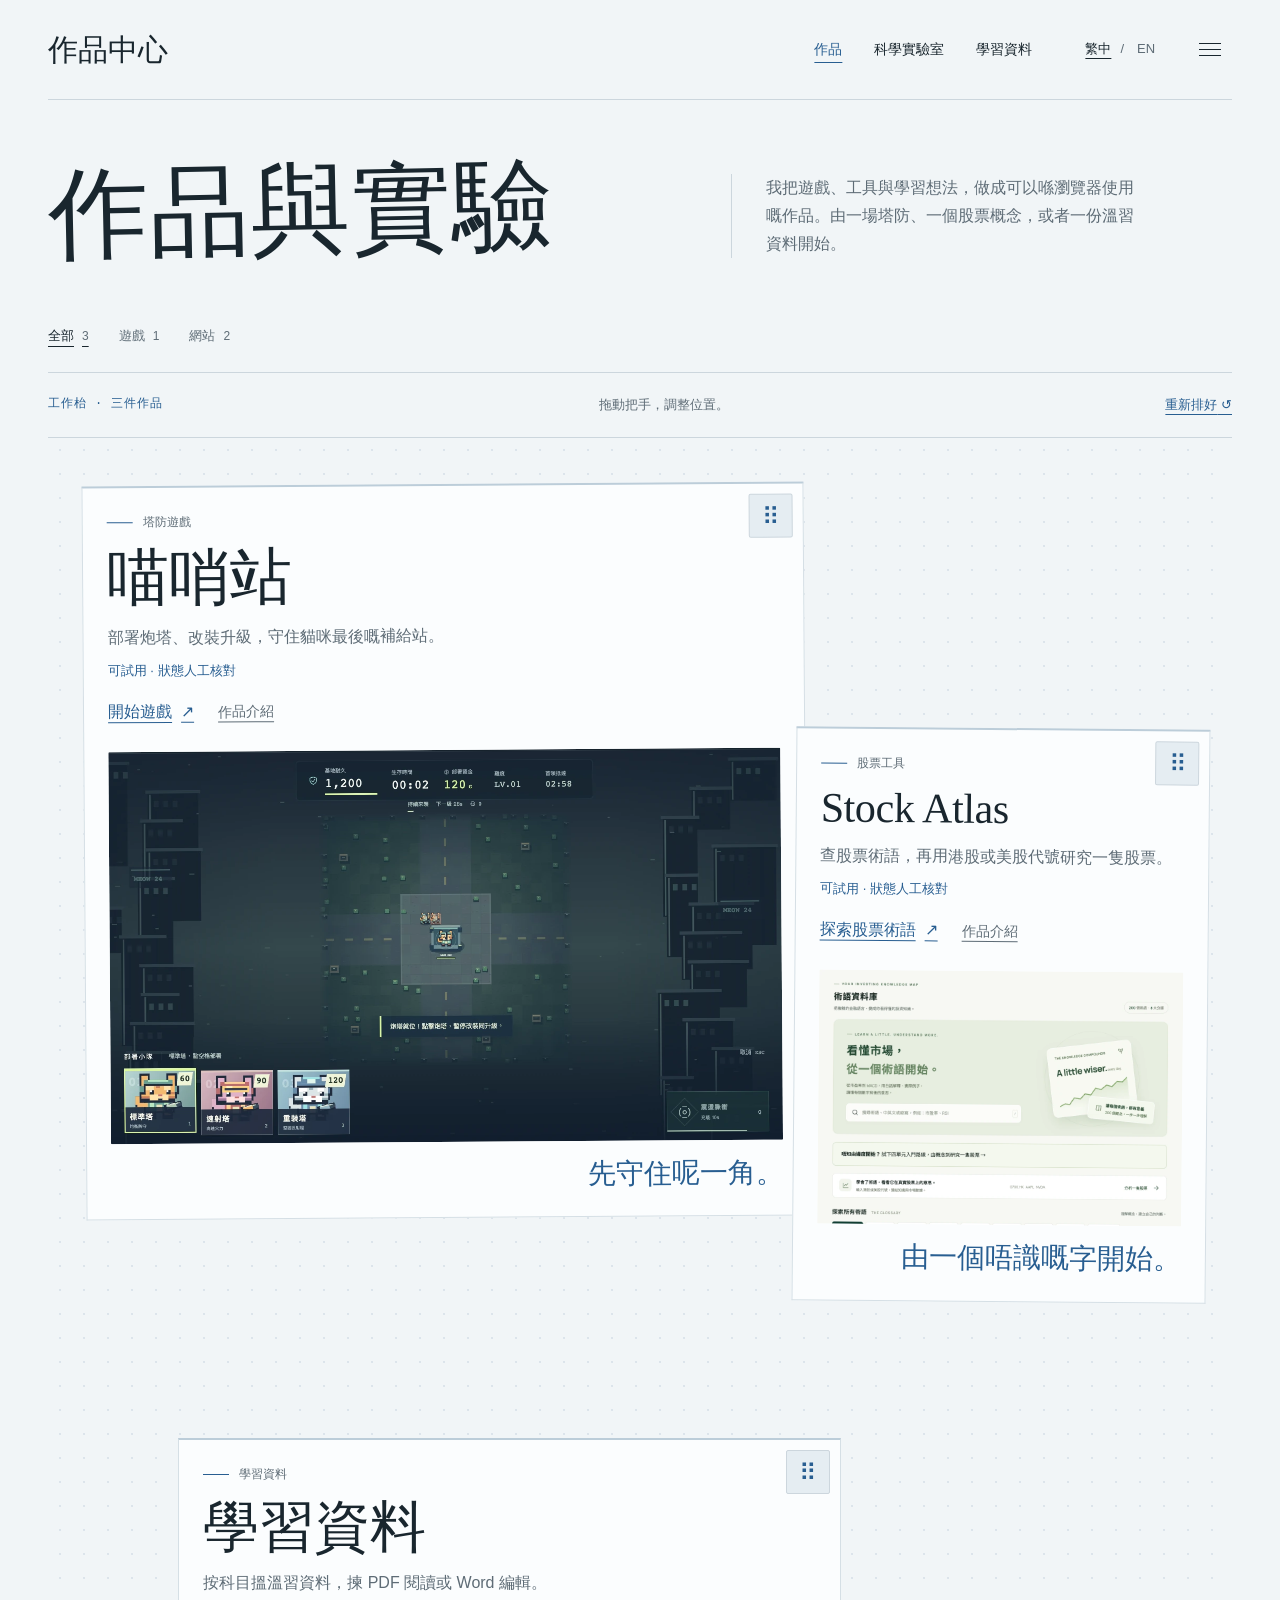
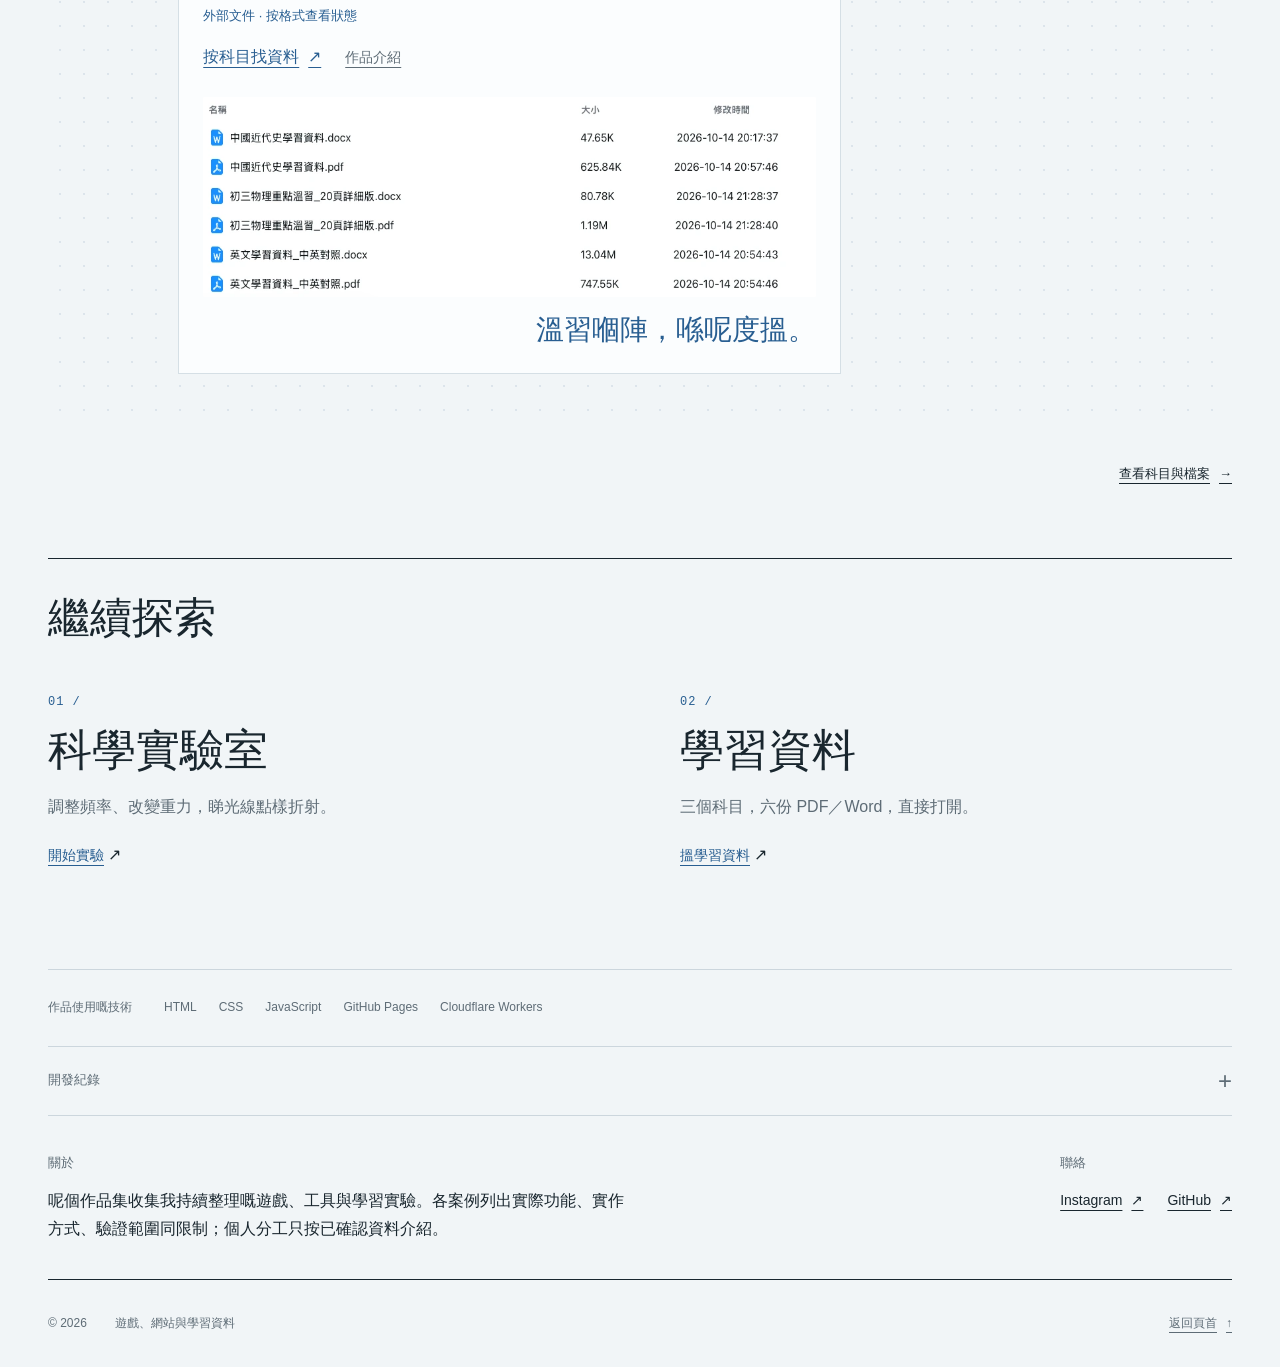
<file: index.html>
<!doctype html>
<html lang="zh-HK">
<head>
<meta charset="utf-8">
<meta name="viewport" content="width=device-width,initial-scale=1">
<title>作品與實驗 | 作品中心</title>
<meta name="description" content="我把遊戲、工具與學習想法，做成可以喺瀏覽器使用嘅作品。由一場塔防、一個股票概念，或者一份溫習資料開始。">
<meta name="theme-color" content="#f1f5f7">
<link rel="canonical" href="https://freedomxjayden-web.github.io/portfolio/">
<meta property="og:title" content="作品與實驗 | 作品中心">
<meta property="og:description" content="我把遊戲、工具與學習想法，做成可以喺瀏覽器使用嘅作品。由一場塔防、一個股票概念，或者一份溫習資料開始。">
<meta property="og:type" content="website">
<meta property="og:url" content="https://freedomxjayden-web.github.io/portfolio/">
<meta property="og:image" content="https://freedomxjayden-web.github.io/portfolio/assets/share-home.png">
<meta property="og:image:width" content="1200">
<meta property="og:image:height" content="630">
<meta property="og:image:alt" content="作品與實驗 | 作品中心">
<meta name="twitter:card" content="summary_large_image">
<link rel="icon" href="favicon.svg?v=16" type="image/svg+xml">
<link rel="stylesheet" href="styles.css?v=16">
<script src="content.js?v=16" defer>
</script>
<script src="script.js?v=16" defer>
</script>
<script src="desk.js?v=16" defer>
</script>
</head>
<body id="top" data-page="home">
<a class="skip-link" href="#main">
<span data-i18n="skip" >跳至主要內容</span>
</a>
<div class="page-shell">
<header class="site-header">
<a class="brand" href="index.html#home">
<span data-i18n="portfolio" >作品中心</span>
</a>
<nav class="header-nav" aria-label="主要導覽">
<a href="index.html#work" aria-current="page">
<span data-i18n="navWork" >作品</span>
</a>
<a href="lab.html" >
<span data-i18n="navLab" >科學實驗室</span>
</a>
<a href="study.html" >
<span data-i18n="navStudy" >學習資料</span>
</a>
</nav>
<div class="header-tools">
<div class="language-switch" role="group" data-i18n-label="language" aria-label="網站語言">
<button type="button" data-lang="zh" lang="zh-HK" aria-pressed="true">繁中</button>
<span aria-hidden="true">/</span>
<button type="button" data-lang="en" lang="en" aria-pressed="false">EN</button>
</div>
<button class="menu-button" type="button" aria-expanded="false" aria-controls="navigation-panel" data-i18n-label="menuOpen" aria-label="打開導覽選單">
<span class="menu-icon" aria-hidden="true">
<i>
</i>
<i>
</i>
<i>
</i>
</span>
</button>
</div>
</header>
<dialog id="navigation-panel" class="navigation-dialog" aria-labelledby="navigation-title">
<div class="drawer-header">
<h2 data-i18n="menuTitle" id="navigation-title">導覽</h2>
<button class="close-navigation" type="button" data-i18n-label="menuClose" aria-label="關閉導覽選單">
<span aria-hidden="true">×</span>
</button>
</div>
<p data-i18n="menuIntro" class="navigation-intro">瀏覽遊戲、網站及各件作品嘅實作資料。</p>
<nav id="primary-nav" class="main-nav" data-i18n-label="navLabel" aria-label="主要導覽">
<nav class="drawer-primary" aria-label="主要導覽">
<a href="index.html#work" aria-current="page">
<span data-i18n="navWork" >作品</span>
</a>
<a href="lab.html" >
<span data-i18n="navLab" >科學實驗室</span>
</a>
<a href="study.html" >
<span data-i18n="navStudy" >學習資料</span>
</a>
</nav>
<a class="directory-link" href="index.html#work">
<span data-i18n="directoryTitle" >作品目錄</span>
<span class="category-count">3</span>
</a>
<section class="nav-category">
<h3>
<a class="nav-category-link" href="categories/games.html" >
<span data-i18n="categoryGames" >遊戲</span>
<span class="category-count">1</span>
</a>
</h3>
<a class="nav-project" href="projects/cat-outpost.html" >
<img class="nav-icon" src="assets/cat-outpost-icon.svg" width="48" height="48" alt="" aria-hidden="true">
<span>
<strong data-i18n="cat-outpost-title" >喵哨站</strong>
<span data-i18n="cat-outpost-menu" >貓咪塔防生存遊戲</span>
</span>
</a>
</section>
<section class="nav-category">
<h3>
<a class="nav-category-link" href="categories/websites.html" >
<span data-i18n="categoryWebsites" >網站</span>
<span class="category-count">2</span>
</a>
</h3>
<a class="nav-project" href="projects/cloud-drive.html" >
<img class="nav-icon" src="assets/cloud-drive-icon.svg" width="48" height="48" alt="" aria-hidden="true">
<span>
<strong data-i18n="cloud-drive-title" >學習資料</strong>
<span data-i18n="cloud-drive-menu" >歷史、物理、英文溫習資料</span>
</span>
</a>
<a class="nav-project" href="projects/stock-atlas.html" >
<img class="nav-icon" src="assets/stock-atlas-icon.svg" width="48" height="48" alt="" aria-hidden="true">
<span>
<strong data-i18n="stock-atlas-title" >Stock Atlas</strong>
<span data-i18n="stock-atlas-menu" >股票術語與分析工具</span>
</span>
</a>
</section>
<div class="drawer-contacts">
<a class="text-link" href="https://www.instagram.com/freedomgunvdbeb/" target="_blank" rel="noopener noreferrer">
<span data-i18n="instagram" >Instagram</span>
<span aria-hidden="true">↗</span>
<span data-i18n="newTab" class="sr-only">（於新分頁開啟）</span>
</a>
<a class="text-link" href="https://github.com/freedomxjayden-web" target="_blank" rel="noopener noreferrer">
<span data-i18n="github" >GitHub</span>
<span aria-hidden="true">↗</span>
<span data-i18n="newTab" class="sr-only">（於新分頁開啟）</span>
</a>
</div>
</nav>
</dialog>
<noscript>
<nav class="static-navigation" aria-label="作品分類">
<nav class="drawer-primary" aria-label="主要導覽">
<a href="index.html#work" aria-current="page">
<span data-i18n="navWork" >作品</span>
</a>
<a href="lab.html" >
<span data-i18n="navLab" >科學實驗室</span>
</a>
<a href="study.html" >
<span data-i18n="navStudy" >學習資料</span>
</a>
</nav>
<a class="directory-link" href="index.html#work">作品目錄</a>
<section class="nav-category">
<h3>
<a class="nav-category-link" href="categories/games.html" >
<span data-i18n="categoryGames" >遊戲</span>
<span class="category-count">1</span>
</a>
</h3>
<a class="nav-project" href="projects/cat-outpost.html" >
<img class="nav-icon" src="assets/cat-outpost-icon.svg" width="48" height="48" alt="" aria-hidden="true">
<span>
<strong data-i18n="cat-outpost-title" >喵哨站</strong>
<span data-i18n="cat-outpost-menu" >貓咪塔防生存遊戲</span>
</span>
</a>
</section>
<section class="nav-category">
<h3>
<a class="nav-category-link" href="categories/websites.html" >
<span data-i18n="categoryWebsites" >網站</span>
<span class="category-count">2</span>
</a>
</h3>
<a class="nav-project" href="projects/cloud-drive.html" >
<img class="nav-icon" src="assets/cloud-drive-icon.svg" width="48" height="48" alt="" aria-hidden="true">
<span>
<strong data-i18n="cloud-drive-title" >學習資料</strong>
<span data-i18n="cloud-drive-menu" >歷史、物理、英文溫習資料</span>
</span>
</a>
<a class="nav-project" href="projects/stock-atlas.html" >
<img class="nav-icon" src="assets/stock-atlas-icon.svg" width="48" height="48" alt="" aria-hidden="true">
<span>
<strong data-i18n="stock-atlas-title" >Stock Atlas</strong>
<span data-i18n="stock-atlas-menu" >股票術語與分析工具</span>
</span>
</a>
</section>
</nav>
</noscript>
<main id="main" tabindex="-1">
<section id="home" class="directory-intro home-intro" aria-labelledby="intro-title">
<h1 data-i18n="heroTitle" id="intro-title">作品與實驗</h1>
<p data-i18n="heroDescription" >我把遊戲、工具與學習想法，做成可以喺瀏覽器使用嘅作品。由一場塔防、一個股票概念，或者一份溫習資料開始。</p>
</section>
<nav class="category-nav" data-i18n-label="categoryNavLabel" aria-label="作品分類">
<a href="index.html" aria-current="page">
<span data-i18n="categoryAll" >全部</span>
<span class="category-count">3</span>
</a>
<a href="categories/games.html" >
<span data-i18n="categoryGames" >遊戲</span>
<span class="category-count">1</span>
</a>
<a href="categories/websites.html" >
<span data-i18n="categoryWebsites" >網站</span>
<span class="category-count">2</span>
</a>
</nav>
<section id="work" class="work-section" aria-labelledby="work-title">
<h2 data-i18n="collectionTitle" id="work-title" class="sr-only">全部作品</h2>
<div class="desk-caption">
<span class="ink-number">
<span data-i18n="deskLabel" >工作枱 · 三件作品</span>
</span>
<span data-i18n="deskHint" class="desk-hint">拖動把手，調整位置。</span>
<button class="desk-reset" type="button">
<span data-i18n="deskReset" >重新排好</span> ↺</button>
</div>
<div class="projects-list desk-board">
<article id="cat-outpost" class="project-card game-project" aria-labelledby="cat-outpost-title">
<button class="paper-handle" type="button" data-i18n-label="dragPaper" aria-label="移動作品紙張；方向鍵移動，Shift 微調">
<span aria-hidden="true">⠿</span>
</button>
<div class="project-copy">
<p class="project-category">
<span data-i18n="cat-outpost-category" >塔防遊戲</span>
</p>
<h3 id="cat-outpost-title">
<a href="projects/cat-outpost.html" data-project-title data-i18n="cat-outpost-title">喵哨站</a>
</h3>
<p data-i18n="cat-outpost-lede" class="project-lede">部署炮塔、改裝升級，守住貓咪最後嘅補給站。</p>
<p data-i18n="statusAvailable" class="project-status">可試用 · 狀態人工核對</p>
<div class="project-actions">
<a class="primary-button" href="https://freedomxjayden-web.github.io/cat-outpost-360/" target="_blank" rel="noopener noreferrer">
<span data-i18n="cat-outpost-cta" >開始遊戲</span>
<span aria-hidden="true">↗</span>
<span data-i18n="newTab" class="sr-only">（於新分頁開啟）</span>
</a>
<a class="case-link" href="projects/cat-outpost.html">
<span data-i18n="caseLink" >作品介紹</span>
</a>
</div>
</div>
<figure class="project-image">
<div class="project-visual game-visual">
<a class="image-link" href="assets/cat-outpost-v14.png" target="_blank" rel="noopener noreferrer" data-preview="cat-outpost" aria-label="放大預覽：喵哨站">
<picture>
<source type="image/webp" srcset="assets/cat-outpost-cover.webp">
<img class="site-preview" src="assets/cat-outpost-cover.png" data-full="assets/cat-outpost-v14.png" data-full-alt-key="gamePreviewAlt" data-full-width="1280" data-full-height="800" width="1280" height="745" data-i18n-alt="cat-outpost-coverAlt" alt="喵哨站實際戰場，顯示已部署嘅炮塔、基地同小隊選項。" fetchpriority="high">
</picture>
</a>
</div>
<figcaption>
<span data-i18n="actualPreview" >實際畫面</span>
</figcaption>
</figure>
<p data-i18n="gameNote" class="paper-note">先守住呢一角。</p>
</article>
<article id="stock-atlas" class="project-card stock-project" aria-labelledby="stock-atlas-title">
<button class="paper-handle" type="button" data-i18n-label="dragPaper" aria-label="移動作品紙張；方向鍵移動，Shift 微調">
<span aria-hidden="true">⠿</span>
</button>
<div class="project-copy">
<p class="project-category">
<span data-i18n="stock-atlas-category" >股票工具</span>
</p>
<h3 id="stock-atlas-title">
<a href="projects/stock-atlas.html" data-project-title data-i18n="stock-atlas-title">Stock Atlas</a>
</h3>
<p data-i18n="stock-atlas-lede" class="project-lede">查股票術語，再用港股或美股代號研究一隻股票。</p>
<p data-i18n="statusAvailable" class="project-status">可試用 · 狀態人工核對</p>
<div class="project-actions">
<a class="primary-button" href="https://freedomxjayden-web.github.io/stock-atlas/" target="_blank" rel="noopener noreferrer">
<span data-i18n="stock-atlas-cta" >探索股票術語</span>
<span aria-hidden="true">↗</span>
<span data-i18n="newTab" class="sr-only">（於新分頁開啟）</span>
</a>
<a class="case-link" href="projects/stock-atlas.html">
<span data-i18n="caseLink" >作品介紹</span>
</a>
</div>
</div>
<figure class="project-image">
<div class="project-visual stock-visual">
<a class="image-link" href="assets/stock-atlas-v11.png" target="_blank" rel="noopener noreferrer" data-preview="stock-atlas" aria-label="放大預覽：Stock Atlas">
<picture>
<source type="image/webp" srcset="assets/stock-atlas-cover.webp">
<img class="site-preview" src="assets/stock-atlas-cover.png" data-full="assets/stock-atlas-v11.png" data-full-alt-key="stockPreviewAlt" data-full-width="1280" data-full-height="800" width="1038" height="722" data-i18n-alt="stock-atlas-coverAlt" alt="Stock Atlas 實際術語資料庫，顯示知識介紹、搜尋欄同分類入口。" loading="lazy">
</picture>
</a>
</div>
<figcaption>
<span data-i18n="actualPreview" >實際畫面</span>
</figcaption>
</figure>
<p data-i18n="stockNote" class="paper-note">由一個唔識嘅字開始。</p>
</article>
<article id="cloud-drive" class="project-card study-project" aria-labelledby="cloud-drive-title">
<button class="paper-handle" type="button" data-i18n-label="dragPaper" aria-label="移動作品紙張；方向鍵移動，Shift 微調">
<span aria-hidden="true">⠿</span>
</button>
<div class="project-copy">
<p class="project-category">
<span data-i18n="cloud-drive-category" >學習資料</span>
</p>
<h3 id="cloud-drive-title">
<a href="projects/cloud-drive.html" data-project-title data-i18n="cloud-drive-title">學習資料</a>
</h3>
<p data-i18n="cloud-drive-lede" class="project-lede">按科目搵溫習資料，揀 PDF 閱讀或 Word 編輯。</p>
<p data-i18n="statusExternal" class="project-status">外部文件 · 按格式查看狀態</p>
<div class="project-actions">
<a class="primary-button" href="study.html" target="_blank" rel="noopener noreferrer">
<span data-i18n="cloud-drive-cta" >按科目找資料</span>
<span aria-hidden="true">↗</span>
<span data-i18n="newTab" class="sr-only">（於新分頁開啟）</span>
</a>
<a class="case-link" href="projects/cloud-drive.html">
<span data-i18n="caseLink" >作品介紹</span>
</a>
</div>
</div>
<figure class="project-image">
<div class="project-visual study-visual">
<a class="image-link" href="assets/cloud-drive-files.png" target="_blank" rel="noopener noreferrer" data-preview="cloud-drive" aria-label="放大預覽：學習資料">
<picture>
<source type="image/webp" srcset="assets/cloud-drive-cover.webp">
<img class="site-preview" src="assets/cloud-drive-cover.png" data-full="assets/cloud-drive-files.png" data-full-alt-key="previewAlt" data-full-width="926" data-full-height="301" width="926" height="301" data-i18n-alt="cloud-drive-coverAlt" alt="雲端檔案庫實際文件列表，包含三科嘅 PDF 同 Word 檔案。" loading="lazy">
</picture>
</a>
</div>
<figcaption>
<span data-i18n="actualPreview" >實際畫面</span>
</figcaption>
</figure>
<p data-i18n="cloudNote" class="paper-note">溫習嗰陣，喺呢度搵。</p>
</article>
</div>
<div class="work-footnote">
<a class="text-link" id="resources" href="study.html">
<span data-i18n="studyLink" >查看科目與檔案</span>
<span aria-hidden="true">→</span>
</a>
</div>
<section class="beyond-desk" aria-labelledby="beyond-title">
<h2 data-i18n="moreTitle" id="beyond-title">繼續探索</h2>
<div class="beyond-links">
<a href="lab.html">
<span class="ink-number" aria-hidden="true">01 /</span>
<h3 data-i18n="labTitle" >科學實驗室</h3>
<p data-i18n="labTeaser" >調整頻率、改變重力，睇光線點樣折射。</p>
<span data-i18n="openLab" class="text-link">開始實驗</span>
<span aria-hidden="true"> ↗</span>
</a>
<a href="study.html">
<span class="ink-number" aria-hidden="true">02 /</span>
<h3 data-i18n="studyTitle" >學習資料</h3>
<p data-i18n="studyTeaser" >三個科目，六份 PDF／Word，直接打開。</p>
<span data-i18n="openStudy" class="text-link">搵學習資料</span>
<span aria-hidden="true"> ↗</span>
</a>
</div>
</section>
<section id="technology" class="technology-line" aria-labelledby="tech-title">
<h2 data-i18n="techTitle" id="tech-title">作品使用嘅技術</h2>
<div>
<a href="https://github.com/freedomxjayden-web/portfolio">HTML</a>
<a href="https://github.com/freedomxjayden-web/portfolio">CSS</a>
<a href="projects/stock-atlas.html#implementation">JavaScript</a>
<a href="https://github.com/freedomxjayden-web/portfolio">GitHub Pages</a>
<a href="projects/stock-atlas.html#implementation">Cloudflare Workers</a>
</div>
</section>
<details id="journal" class="journal-disclosure">
<summary>
<span data-i18n="journalTitle" >開發紀錄</span>
<span class="disclosure-icon" aria-hidden="true">+</span>
</summary>
<ol class="journal-list">
<li>
<time datetime="2026-10-27">2026-10-27</time>
<div>
<h3 data-i18n="log5Title" >作品中心與獨立分類</h3>
<p data-i18n="log5Text" >新增三個分類頁，重整七頁排版、作品封面及大幅實際畫面，保留雙語與直接使用入口。</p>
<a class="text-link" href="#work">
<span data-i18n="log5Link" >瀏覽作品中心</span>
<span aria-hidden="true">→</span>
</a>
</div>
</li>
<li>
<time datetime="2026-10-27">2026-10-27</time>
<div>
<h3 data-i18n="log4Title" >精簡目錄，一頁一件作品</h3>
<p data-i18n="log4Text" >改用三行作品入口，各作品獨立展示；收斂技術、日誌同個人介紹。</p>
<a class="text-link" href="https://github.com/freedomxjayden-web/portfolio/commit/8ca27b4">
<span data-i18n="log4Link" >查看作品目錄</span>
<span aria-hidden="true">→</span>
</a>
</div>
</li>
<li>
<time datetime="2026-10-26">2026-10-26</time>
<div>
<h3 data-i18n="log3Title" >主網站改版與獨立案例</h3>
<p data-i18n="log3Text" >統一灰白、深藍、青綠視覺，加入案例、技術、日誌同個人理念；完善手機導覽。</p>
<a class="text-link" href="https://github.com/freedomxjayden-web/portfolio/commit/1abc831">
<span data-i18n="log3Link" >睇新版作品展示</span>
<span aria-hidden="true">→</span>
</a>
</div>
</li>
<li>
<time datetime="2026-10-26">2026-10-26</time>
<div>
<h3 data-i18n="log2Title" >由一件作品，擴展到三件</h3>
<p data-i18n="log2Text" >10 月 25 日加入喵哨站，26 日加入 Stock Atlas，補上各自嘅真實畫面同直接入口。</p>
<a class="text-link" href="https://github.com/freedomxjayden-web/portfolio/compare/5909746...095606d">
<span data-i18n="log2Link" >查看相關更新</span>
<span aria-hidden="true">→</span>
</a>
</div>
</li>
<li>
<time datetime="2026-10-25">2026-10-25</time>
<div>
<h3 data-i18n="log1Title" >作品集首次公開發布</h3>
<p data-i18n="log1Text" >以繁中／英文介紹雲端檔案庫，透過 GitHub Pages 提供公開入口。</p>
<a class="text-link" href="https://github.com/freedomxjayden-web/portfolio/commit/5909746">
<span data-i18n="log1Link" >查看首次發布</span>
<span aria-hidden="true">→</span>
</a>
</div>
</li>
</ol>
</details>
<div class="directory-bottom">
<section id="about" aria-labelledby="about-title">
<h2 data-i18n="navAbout" id="about-title">關於</h2>
<p data-i18n="aboutText" >呢個作品集收集我持續整理嘅遊戲、工具與學習實驗。各案例列出實際功能、實作方式、驗證範圍同限制；個人分工只按已確認資料介紹。</p>
</section>
<section id="contact" aria-labelledby="contact-title">
<h2 data-i18n="contactTitle" id="contact-title">聯絡</h2>
<div class="contact-options">
<a class="text-link" href="https://www.instagram.com/freedomgunvdbeb/" target="_blank" rel="noopener noreferrer">
<span data-i18n="instagram" >Instagram</span>
<span aria-hidden="true">↗</span>
<span data-i18n="newTab" class="sr-only">（於新分頁開啟）</span>
</a>
<a class="text-link" href="https://github.com/freedomxjayden-web" target="_blank" rel="noopener noreferrer">
<span data-i18n="github" >GitHub</span>
<span aria-hidden="true">↗</span>
<span data-i18n="newTab" class="sr-only">（於新分頁開啟）</span>
</a>
</div>
</section>
</div>
</section>
</main>
<dialog class="preview-dialog" aria-labelledby="preview-title">
<div class="dialog-header">
<div>
<p data-i18n="actualPreview" class="eyebrow">實際畫面</p>
<h2 id="preview-title">
</h2>
</div>
<button class="close-preview" type="button" autofocus>
<span data-i18n="closePreview" >關閉</span>
<span aria-hidden="true">×</span>
</button>
</div>
<div class="dialog-image-wrap">
<img id="preview-image" alt="" width="1280" height="800">
</div>
<div class="dialog-bottom">
<p data-i18n="screenshotNote" class="dialog-note">截圖保留擷取當日嘅畫面。</p>
<a class="primary-button preview-open-project" href="https://alist-free-drive.onrender.com/GoogleDrive/study" target="_blank" rel="noopener noreferrer">
<span data-i18n="openProject" >打開作品</span>
<span aria-hidden="true">↗</span>
<span data-i18n="newTab" class="sr-only">（於新分頁開啟）</span>
</a>
</div>
</dialog>
<footer class="site-footer">
<span>© <span id="year">2026</span>
</span>
<span data-i18n="footerLine" class="footer-line">遊戲、網站與學習資料</span>
<a href="#top" class="back-top">
<span data-i18n="backTop" >返回頁首</span>
<span aria-hidden="true">↑</span>
</a>
</footer>
</div>
</body>
</html>
</file>
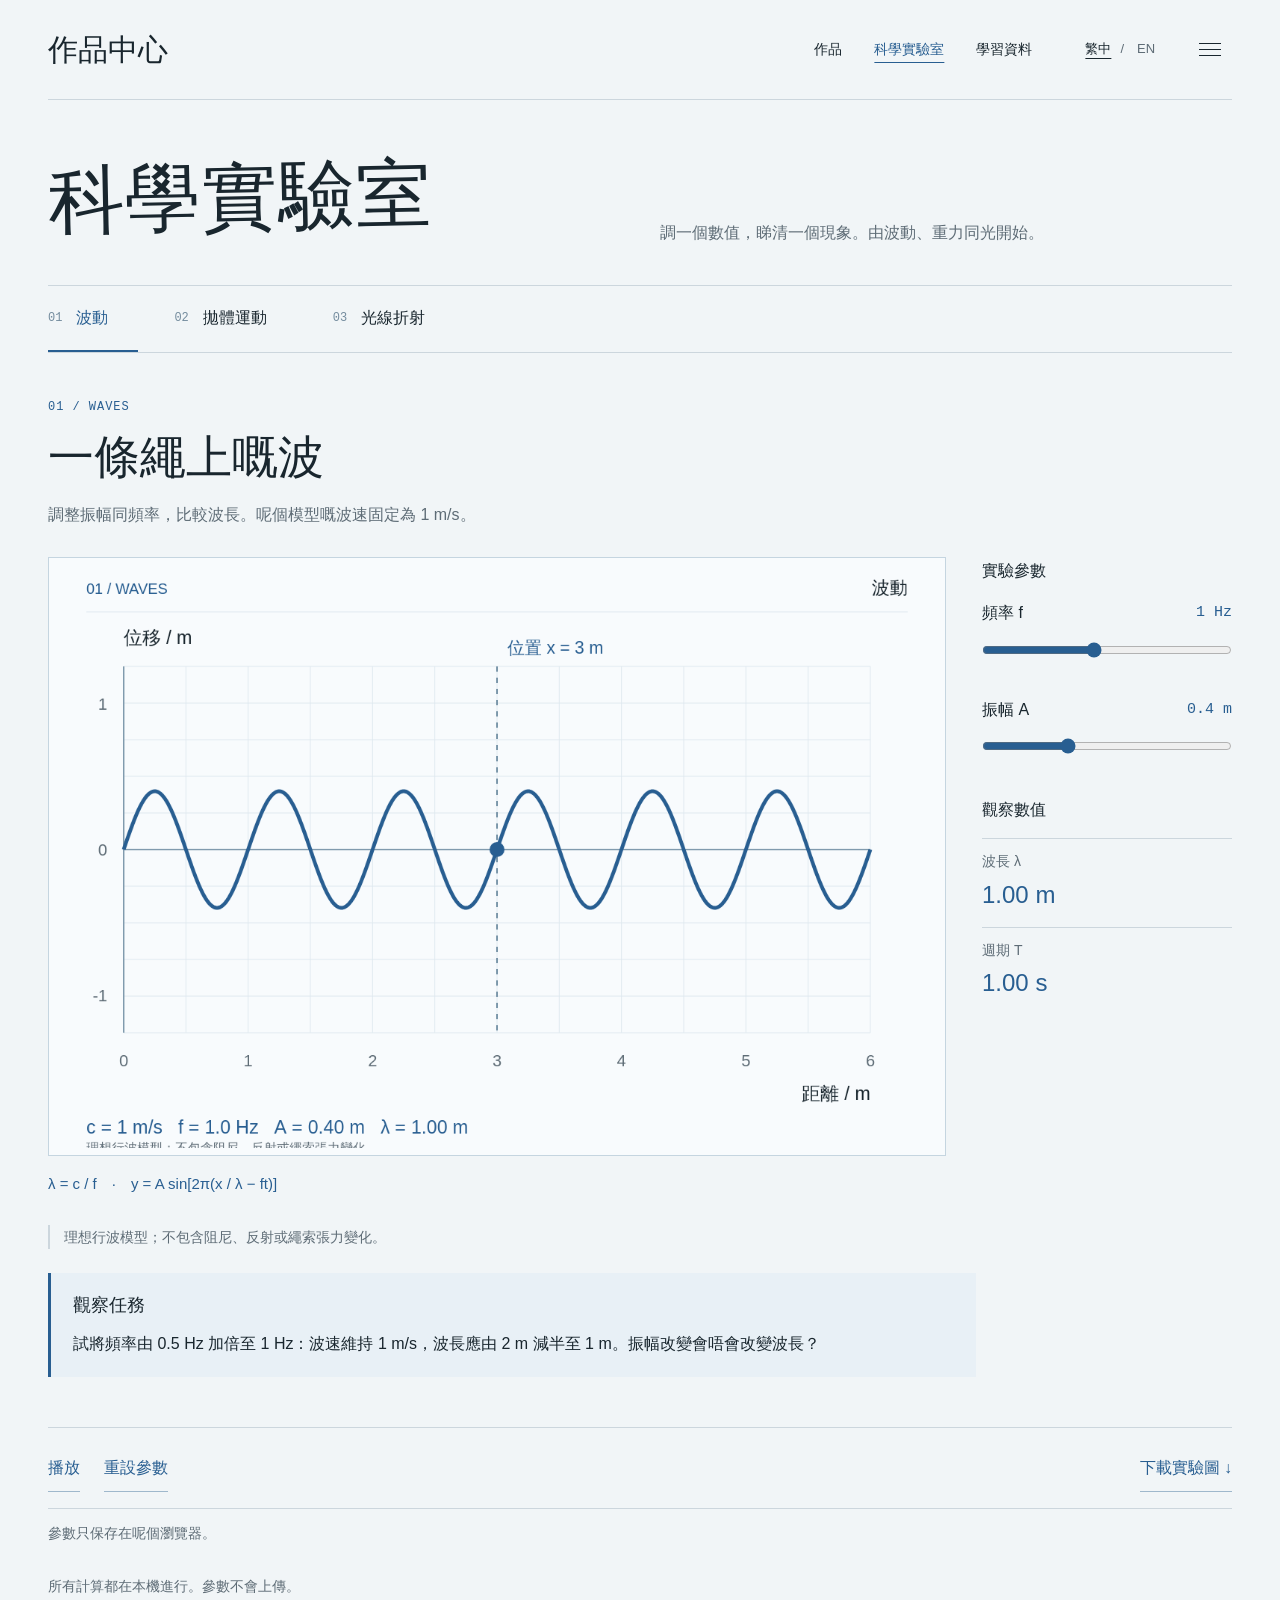
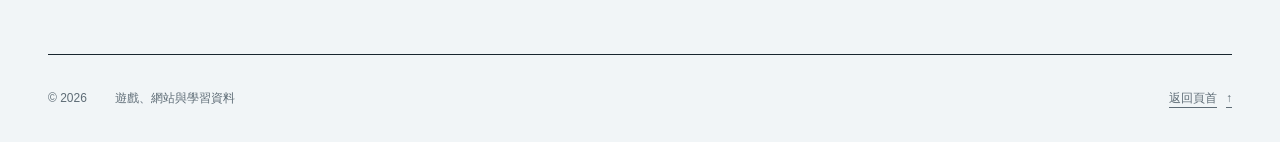
<file: lab.html>
<!doctype html>
<html lang="zh-HK">
<head>
<meta charset="utf-8">
<meta name="viewport" content="width=device-width,initial-scale=1">
<title>科學實驗室 | 作品中心</title>
<meta name="description" content="調一個數值，睇清一個現象。由波動、重力同光開始。">
<meta name="theme-color" content="#f1f5f7">
<link rel="canonical" href="https://freedomxjayden-web.github.io/portfolio/lab.html">
<meta property="og:title" content="科學實驗室 | 作品中心">
<meta property="og:description" content="調一個數值，睇清一個現象。由波動、重力同光開始。">
<meta property="og:type" content="website">
<meta property="og:url" content="https://freedomxjayden-web.github.io/portfolio/lab.html">
<meta property="og:image" content="https://freedomxjayden-web.github.io/portfolio/assets/share-lab.png">
<meta property="og:image:width" content="1200">
<meta property="og:image:height" content="630">
<meta property="og:image:alt" content="科學實驗室 | 作品中心">
<meta name="twitter:card" content="summary_large_image">
<link rel="icon" href="favicon.svg?v=16" type="image/svg+xml">
<link rel="stylesheet" href="styles.css?v=16">
<script src="content.js?v=16" defer>
</script>
<script src="script.js?v=16" defer>
</script>
<script src="lab.js?v=16" defer>
</script>
</head>
<body id="top" data-page="lab">
<a class="skip-link" href="#main">
<span data-i18n="skip" >跳至主要內容</span>
</a>
<div class="page-shell">
<header class="site-header">
<a class="brand" href="index.html#home">
<span data-i18n="portfolio" >作品中心</span>
</a>
<nav class="header-nav" aria-label="主要導覽">
<a href="index.html#work" >
<span data-i18n="navWork" >作品</span>
</a>
<a href="lab.html" aria-current="page">
<span data-i18n="navLab" >科學實驗室</span>
</a>
<a href="study.html" >
<span data-i18n="navStudy" >學習資料</span>
</a>
</nav>
<div class="header-tools">
<div class="language-switch" role="group" data-i18n-label="language" aria-label="網站語言">
<button type="button" data-lang="zh" lang="zh-HK" aria-pressed="true">繁中</button>
<span aria-hidden="true">/</span>
<button type="button" data-lang="en" lang="en" aria-pressed="false">EN</button>
</div>
<button class="menu-button" type="button" aria-expanded="false" aria-controls="navigation-panel" data-i18n-label="menuOpen" aria-label="打開導覽選單">
<span class="menu-icon" aria-hidden="true">
<i>
</i>
<i>
</i>
<i>
</i>
</span>
</button>
</div>
</header>
<dialog id="navigation-panel" class="navigation-dialog" aria-labelledby="navigation-title">
<div class="drawer-header">
<h2 data-i18n="menuTitle" id="navigation-title">導覽</h2>
<button class="close-navigation" type="button" data-i18n-label="menuClose" aria-label="關閉導覽選單">
<span aria-hidden="true">×</span>
</button>
</div>
<p data-i18n="menuIntro" class="navigation-intro">瀏覽遊戲、網站及各件作品嘅實作資料。</p>
<nav id="primary-nav" class="main-nav" data-i18n-label="navLabel" aria-label="主要導覽">
<nav class="drawer-primary" aria-label="主要導覽">
<a href="index.html#work" >
<span data-i18n="navWork" >作品</span>
</a>
<a href="lab.html" aria-current="page">
<span data-i18n="navLab" >科學實驗室</span>
</a>
<a href="study.html" >
<span data-i18n="navStudy" >學習資料</span>
</a>
</nav>
<a class="directory-link" href="index.html#work">
<span data-i18n="directoryTitle" >作品目錄</span>
<span class="category-count">3</span>
</a>
<section class="nav-category">
<h3>
<a class="nav-category-link" href="categories/games.html" >
<span data-i18n="categoryGames" >遊戲</span>
<span class="category-count">1</span>
</a>
</h3>
<a class="nav-project" href="projects/cat-outpost.html" >
<img class="nav-icon" src="assets/cat-outpost-icon.svg" width="48" height="48" alt="" aria-hidden="true">
<span>
<strong data-i18n="cat-outpost-title" >喵哨站</strong>
<span data-i18n="cat-outpost-menu" >貓咪塔防生存遊戲</span>
</span>
</a>
</section>
<section class="nav-category">
<h3>
<a class="nav-category-link" href="categories/websites.html" >
<span data-i18n="categoryWebsites" >網站</span>
<span class="category-count">2</span>
</a>
</h3>
<a class="nav-project" href="projects/cloud-drive.html" >
<img class="nav-icon" src="assets/cloud-drive-icon.svg" width="48" height="48" alt="" aria-hidden="true">
<span>
<strong data-i18n="cloud-drive-title" >學習資料</strong>
<span data-i18n="cloud-drive-menu" >歷史、物理、英文溫習資料</span>
</span>
</a>
<a class="nav-project" href="projects/stock-atlas.html" >
<img class="nav-icon" src="assets/stock-atlas-icon.svg" width="48" height="48" alt="" aria-hidden="true">
<span>
<strong data-i18n="stock-atlas-title" >Stock Atlas</strong>
<span data-i18n="stock-atlas-menu" >股票術語與分析工具</span>
</span>
</a>
</section>
<div class="drawer-contacts">
<a class="text-link" href="https://www.instagram.com/freedomgunvdbeb/" target="_blank" rel="noopener noreferrer">
<span data-i18n="instagram" >Instagram</span>
<span aria-hidden="true">↗</span>
<span data-i18n="newTab" class="sr-only">（於新分頁開啟）</span>
</a>
<a class="text-link" href="https://github.com/freedomxjayden-web" target="_blank" rel="noopener noreferrer">
<span data-i18n="github" >GitHub</span>
<span aria-hidden="true">↗</span>
<span data-i18n="newTab" class="sr-only">（於新分頁開啟）</span>
</a>
</div>
</nav>
</dialog>
<noscript>
<nav class="static-navigation" aria-label="作品分類">
<nav class="drawer-primary" aria-label="主要導覽">
<a href="index.html#work" >
<span data-i18n="navWork" >作品</span>
</a>
<a href="lab.html" aria-current="page">
<span data-i18n="navLab" >科學實驗室</span>
</a>
<a href="study.html" >
<span data-i18n="navStudy" >學習資料</span>
</a>
</nav>
<a class="directory-link" href="index.html#work">作品目錄</a>
<section class="nav-category">
<h3>
<a class="nav-category-link" href="categories/games.html" >
<span data-i18n="categoryGames" >遊戲</span>
<span class="category-count">1</span>
</a>
</h3>
<a class="nav-project" href="projects/cat-outpost.html" >
<img class="nav-icon" src="assets/cat-outpost-icon.svg" width="48" height="48" alt="" aria-hidden="true">
<span>
<strong data-i18n="cat-outpost-title" >喵哨站</strong>
<span data-i18n="cat-outpost-menu" >貓咪塔防生存遊戲</span>
</span>
</a>
</section>
<section class="nav-category">
<h3>
<a class="nav-category-link" href="categories/websites.html" >
<span data-i18n="categoryWebsites" >網站</span>
<span class="category-count">2</span>
</a>
</h3>
<a class="nav-project" href="projects/cloud-drive.html" >
<img class="nav-icon" src="assets/cloud-drive-icon.svg" width="48" height="48" alt="" aria-hidden="true">
<span>
<strong data-i18n="cloud-drive-title" >學習資料</strong>
<span data-i18n="cloud-drive-menu" >歷史、物理、英文溫習資料</span>
</span>
</a>
<a class="nav-project" href="projects/stock-atlas.html" >
<img class="nav-icon" src="assets/stock-atlas-icon.svg" width="48" height="48" alt="" aria-hidden="true">
<span>
<strong data-i18n="stock-atlas-title" >Stock Atlas</strong>
<span data-i18n="stock-atlas-menu" >股票術語與分析工具</span>
</span>
</a>
</section>
</nav>
</noscript>
<main id="main" tabindex="-1">
<section class="directory-intro utility-intro">
<h1 data-i18n="labTitle" >科學實驗室</h1>
<p data-i18n="labIntro" >調一個數值，睇清一個現象。由波動、重力同光開始。</p>
</section>
<div class="science-switch enhanced-only" role="group" data-i18n-label="labChoose" aria-label="選擇科學實驗">
<button type="button" data-experiment="wave" aria-pressed="true" aria-controls="experiment-wave">
<span aria-hidden="true">01</span>
<span data-i18n="labWave" >波動</span>
</button>
<button type="button" data-experiment="gravity" aria-pressed="false" aria-controls="experiment-gravity">
<span aria-hidden="true">02</span>
<span data-i18n="labGravity" >拋體運動</span>
</button>
<button type="button" data-experiment="optics" aria-pressed="false" aria-controls="experiment-optics">
<span aria-hidden="true">03</span>
<span data-i18n="labOptics" >光線折射</span>
</button>
</div>
<noscript>
<p data-i18n="labNoJS" class="source-note">啟用 JavaScript 可以調整參數及播放動畫。以下三個預設示意、公式同模型說明仍可閱讀。</p>
</noscript>
<section class="experiment-panel" id="experiment-wave" data-experiment-panel="wave" aria-labelledby="heading-wave">
<header class="experiment-heading">
<span class="ink-number">
<span data-i18n="labWaveID" >01 / WAVES</span>
</span>
<h2 data-i18n="labWaveTitle" id="heading-wave">一條繩上嘅波</h2>
<p data-i18n="labWaveIntro" >調整振幅同頻率，比較波長。呢個模型嘅波速固定為 1 m/s。</p>
</header>
<div class="experiment-layout">
<div class="experiment-figure">
<div class="science-plot">
<svg class="science-static" viewBox="0 0 1200 800" role="img" data-i18n-label="labCanvasWave" aria-label="理想行波圖：橫軸為距離，縱軸為位移">
<path d="M90 400H1110M90 140V650" class="static-axis"/>
<path d="M90 400Q132 230 175 400T260 400T345 400T430 400T515 400T600 400T685 400T770 400T855 400T940 400T1025 400T1110 400" class="static-curve"/>
</svg>
<canvas class="science-canvas" id="canvas-wave" width="1200" height="800" role="img" data-i18n-label="labCanvasWave" aria-label="理想行波圖：橫軸為距離，縱軸為位移">
</canvas>
</div>
<p data-i18n="labDefaultWave" class="science-default">預設：f = 1 Hz，A = 0.4 m，λ = 1 m。</p>
<p class="science-equation">
<span data-i18n="labWaveFormula" >λ = c / f　·　y = A sin[2π(x / λ − ft)]</span>
</p>
</div>
<div class="experiment-sidebar">
<div class="science-inputs enhanced-only">
<h3>
<span data-i18n="labParameters" >實驗參數</span>
</h3>
<label class="science-control" for="science-frequency">
<span>
<span data-i18n="labFrequency" >頻率 f</span>
<output for="science-frequency" id="science-frequency-value">1 Hz</output>
</span>
<input type="range" id="science-frequency" min="0.2" max="2" value="1" step="0.1">
</label>
<label class="science-control" for="science-amplitude">
<span>
<span data-i18n="labAmplitude" >振幅 A</span>
<output for="science-amplitude" id="science-amplitude-value">0.4 m</output>
</span>
<input type="range" id="science-amplitude" min="0.1" max="1" value="0.4" step="0.05">
</label>
</div>
<h3>
<span data-i18n="labResults" >觀察數值</span>
</h3>
<dl class="science-measurements">
<div>
<dt>
<span data-i18n="labWavelength" >波長 λ</span>
</dt>
<dd id="science-wavelength">1.00 m</dd>
</div>
<div>
<dt>
<span data-i18n="labPeriod" >週期 T</span>
</dt>
<dd id="science-period">1.00 s</dd>
</div>
</dl>
</div>
</div>
<p data-i18n="labWaveLimit" class="model-note">理想行波模型；不包含阻尼、反射或繩索張力變化。</p>
<aside class="observation-task">
<h3 data-i18n="labTaskTitle" >觀察任務</h3>
<p data-i18n="labWaveTask" >試將頻率由 0.5 Hz 加倍至 1 Hz：波速維持 1 m/s，波長應由 2 m 減半至 1 m。振幅改變會唔會改變波長？</p>
</aside>
</section>
<section class="experiment-panel" id="experiment-gravity" data-experiment-panel="gravity" aria-labelledby="heading-gravity">
<header class="experiment-heading">
<span class="ink-number">
<span data-i18n="labGravityID" >02 / MOTION</span>
</span>
<h2 data-i18n="labGravityTitle" id="heading-gravity">同一個拋物，唔同重力</h2>
<p data-i18n="labGravityIntro" >設定初速度同角度，再比較地球、月球同火星嘅落點。</p>
</header>
<div class="experiment-layout">
<div class="experiment-figure">
<div class="science-plot">
<svg class="science-static" viewBox="0 0 1200 800" role="img" data-i18n-label="labCanvasGravity" aria-label="拋體軌跡圖：橫軸為水平距離，縱軸為高度">
<path d="M90 650H1110M90 140V650" class="static-axis"/>
<path d="M90 650Q600 -40 1110 650" class="static-curve"/>
<circle cx="600" cy="305" r="13" class="static-dot"/>
</svg>
<canvas class="science-canvas" id="canvas-gravity" width="1200" height="800" role="img" data-i18n-label="labCanvasGravity" aria-label="拋體軌跡圖：橫軸為水平距離，縱軸為高度">
</canvas>
</div>
<p data-i18n="labDefaultGravity" class="science-default">預設：地球、15 m/s、45°；射程約 22.94 m。</p>
<p class="science-equation">
<span data-i18n="labGravityFormula" >x = v₀ cosθ · t　·　y = v₀ sinθ · t − ½gt²</span>
</p>
</div>
<div class="experiment-sidebar">
<div class="science-inputs enhanced-only">
<h3>
<span data-i18n="labParameters" >實驗參數</span>
</h3>
<label class="science-control" for="science-speed">
<span>
<span data-i18n="labSpeed" >初速度 v₀</span>
<output for="science-speed" id="science-speed-value">15 m/s</output>
</span>
<input type="range" id="science-speed" min="5" max="25" value="15" step="1">
</label>
<label class="science-control" for="science-angle">
<span>
<span data-i18n="labLaunchAngle" >發射角度 θ</span>
<output for="science-angle" id="science-angle-value">45 °</output>
</span>
<input type="range" id="science-angle" min="15" max="75" value="45" step="1">
</label>
<label class="science-control" for="science-planet">
<span data-i18n="labPlanet" >重力環境</span>
<select id="science-planet">
<option value="earth" selected data-i18n="labEarth">地球 · 9.81 m/s²</option>
<option value="moon"  data-i18n="labMoon">月球 · 1.62 m/s²</option>
<option value="mars"  data-i18n="labMars">火星 · 3.71 m/s²</option>
</select>
</label>
</div>
<h3>
<span data-i18n="labResults" >觀察數值</span>
</h3>
<dl class="science-measurements">
<div>
<dt>
<span data-i18n="labRange" >水平射程 R</span>
</dt>
<dd id="science-range">22.94 m</dd>
</div>
<div>
<dt>
<span data-i18n="labFlight" >飛行時間 T</span>
</dt>
<dd id="science-flight">2.16 s</dd>
</div>
<div>
<dt>
<span data-i18n="labHeight" >最高點 H</span>
</dt>
<dd id="science-height">5.73 m</dd>
</div>
</dl>
</div>
</div>
<p data-i18n="labGravityLimit" class="model-note">由地面發射並落回同一高度；忽略空氣阻力、風力及天體曲率。</p>
<aside class="observation-task">
<h3 data-i18n="labTaskTitle" >觀察任務</h3>
<p data-i18n="labGravityTask" >初速 15 m/s、角度 45°，比較地球與月球：地球同高落地射程約 22.94 m。忽略空氣阻力，重力減小後飛行時間同射程會點變？</p>
</aside>
</section>
<section class="experiment-panel" id="experiment-optics" data-experiment-panel="optics" aria-labelledby="heading-optics">
<header class="experiment-heading">
<span class="ink-number">
<span data-i18n="labOpticsID" >03 / OPTICS</span>
</span>
<h2 data-i18n="labOpticsTitle" id="heading-optics">光，轉個方向</h2>
<p data-i18n="labOpticsIntro" >光線經過兩種介質嘅交界時會改變方向。試下由玻璃射向空氣。</p>
</header>
<div class="experiment-layout">
<div class="experiment-figure">
<div class="science-plot">
<svg class="science-static" viewBox="0 0 1200 800" role="img" data-i18n-label="labCanvasOptics" aria-label="入射、反射及折射光線示意">
<path d="M0 400H1200M600 80V720" class="static-axis"/>
<path d="M330 80L600 400L742 700" class="static-curve"/>
<path d="M600 400L870 80" class="static-reflection"/>
</svg>
<canvas class="science-canvas" id="canvas-optics" width="1200" height="800" role="img" data-i18n-label="labCanvasOptics" aria-label="入射、反射及折射光線示意">
</canvas>
</div>
<p data-i18n="labDefaultOptics" class="science-default">預設：空氣進入玻璃、入射角 40°；折射角約 25.37°。</p>
<p class="science-equation">
<span data-i18n="labOpticsFormula" >n₁ sinθ₁ = n₂ sinθ₂</span>
</p>
</div>
<div class="experiment-sidebar">
<div class="science-inputs enhanced-only">
<h3>
<span data-i18n="labParameters" >實驗參數</span>
</h3>
<label class="science-control" for="science-incidence">
<span>
<span data-i18n="labIncident" >入射角 θ₁</span>
<output for="science-incidence" id="science-incidence-value">40 °</output>
</span>
<input type="range" id="science-incidence" min="0" max="80" value="40" step="1">
</label>
<label class="science-control" for="science-medium1">
<span data-i18n="labMedium1" >入射介質 n₁</span>
<select id="science-medium1">
<option value="air" selected data-i18n="labAir">空氣 · 1.000</option>
<option value="water"  data-i18n="labWater">水 · 1.333</option>
<option value="glass"  data-i18n="labGlass">玻璃 · 1.500</option>
</select>
</label>
<label class="science-control" for="science-medium2">
<span data-i18n="labMedium2" >折射介質 n₂</span>
<select id="science-medium2">
<option value="air"  data-i18n="labAir">空氣 · 1.000</option>
<option value="water"  data-i18n="labWater">水 · 1.333</option>
<option value="glass" selected data-i18n="labGlass">玻璃 · 1.500</option>
</select>
</label>
</div>
<h3>
<span data-i18n="labResults" >觀察數值</span>
</h3>
<dl class="science-measurements">
<div>
<dt>
<span data-i18n="labRefracted" >折射角 θ₂</span>
</dt>
<dd id="science-refracted">25.37°</dd>
</div>
<div>
<dt>
<span data-i18n="labCritical" >臨界角 θc</span>
</dt>
<dd id="science-critical">此方向沒有臨界角</dd>
</div>
</dl>
</div>
</div>
<p data-i18n="labOpticsLimit" class="model-note">均勻介質、平面交界；折射率採固定近似值，不模擬色散或光強。</p>
<aside class="observation-task">
<h3 data-i18n="labTaskTitle" >觀察任務</h3>
<p data-i18n="labOpticsTask" >由玻璃 1.5 射向空氣 1.0，比較入射角 41° 同 42°：臨界角約 41.81°，超過後應出現全內反射。反向射入會一樣嗎？</p>
</aside>
</section>
<div class="science-toolbar enhanced-only">
<div class="science-run">
<button type="button" id="science-play">
<span data-i18n="labPlay" >播放</span>
</button>
<button type="button" id="science-reset">
<span data-i18n="labReset" >重設參數</span>
</button>
</div>
<label class="flight-progress" hidden for="science-progress">
<span data-i18n="labScrub" >飛行進度</span>
<input type="range" id="science-progress" min="0" max="100" value="0" step="0.1">
<output id="science-progress-value" for="science-progress">0%</output>
</label>
<button type="button" id="science-export">
<span data-i18n="labExport" >下載實驗圖</span> ↓</button>
</div>
<div class="science-feedback enhanced-only">
<p id="science-save-status" role="status">
</p>
<p id="science-export-status" role="status">
</p>
</div>
<p data-i18n="labPrivacy" class="source-note">所有計算都在本機進行。參數不會上傳。</p>
</main>
<dialog class="preview-dialog" aria-labelledby="preview-title">
<div class="dialog-header">
<div>
<p data-i18n="actualPreview" class="eyebrow">實際畫面</p>
<h2 id="preview-title">
</h2>
</div>
<button class="close-preview" type="button" autofocus>
<span data-i18n="closePreview" >關閉</span>
<span aria-hidden="true">×</span>
</button>
</div>
<div class="dialog-image-wrap">
<img id="preview-image" alt="" width="1280" height="800">
</div>
<div class="dialog-bottom">
<p data-i18n="screenshotNote" class="dialog-note">截圖保留擷取當日嘅畫面。</p>
<a class="primary-button preview-open-project" href="https://alist-free-drive.onrender.com/GoogleDrive/study" target="_blank" rel="noopener noreferrer">
<span data-i18n="openProject" >打開作品</span>
<span aria-hidden="true">↗</span>
<span data-i18n="newTab" class="sr-only">（於新分頁開啟）</span>
</a>
</div>
</dialog>
<footer class="site-footer">
<span>© <span id="year">2026</span>
</span>
<span data-i18n="footerLine" class="footer-line">遊戲、網站與學習資料</span>
<a href="#top" class="back-top">
<span data-i18n="backTop" >返回頁首</span>
<span aria-hidden="true">↑</span>
</a>
</footer>
</div>
</body>
</html>
</file>
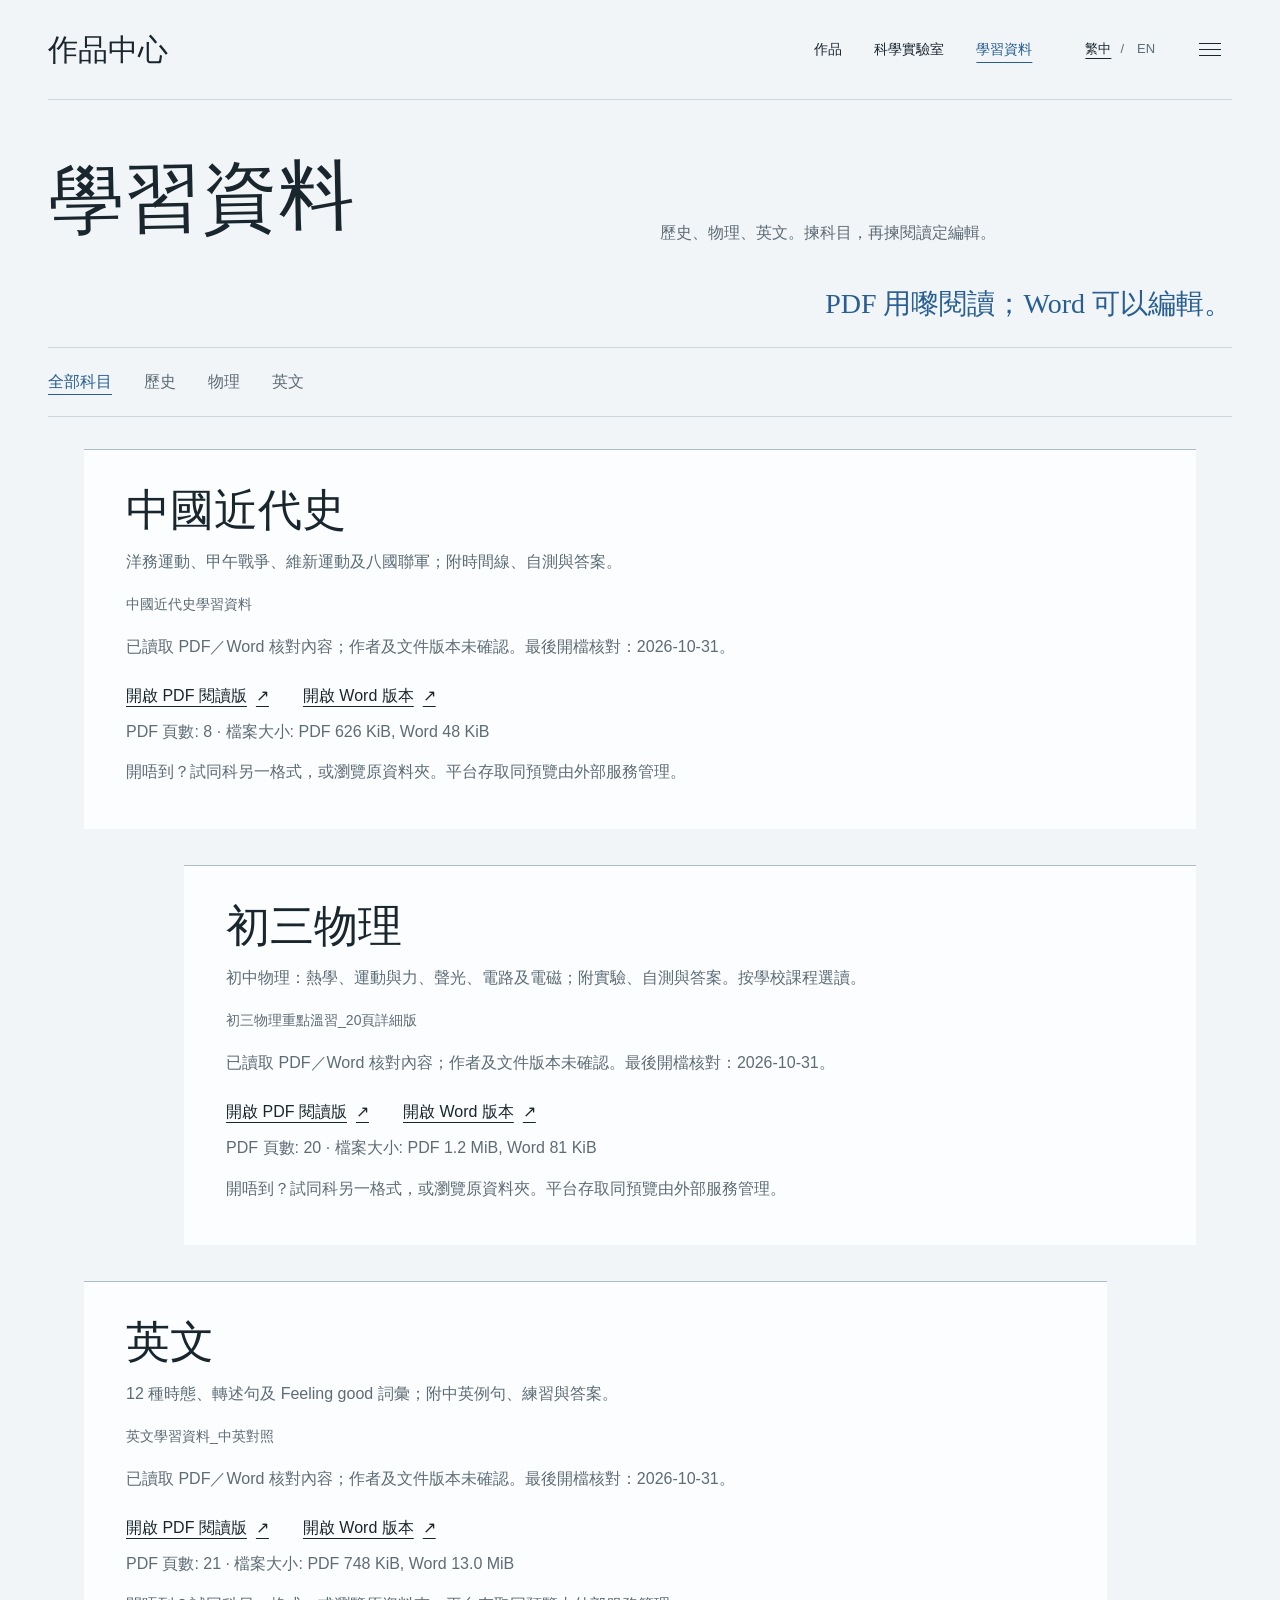
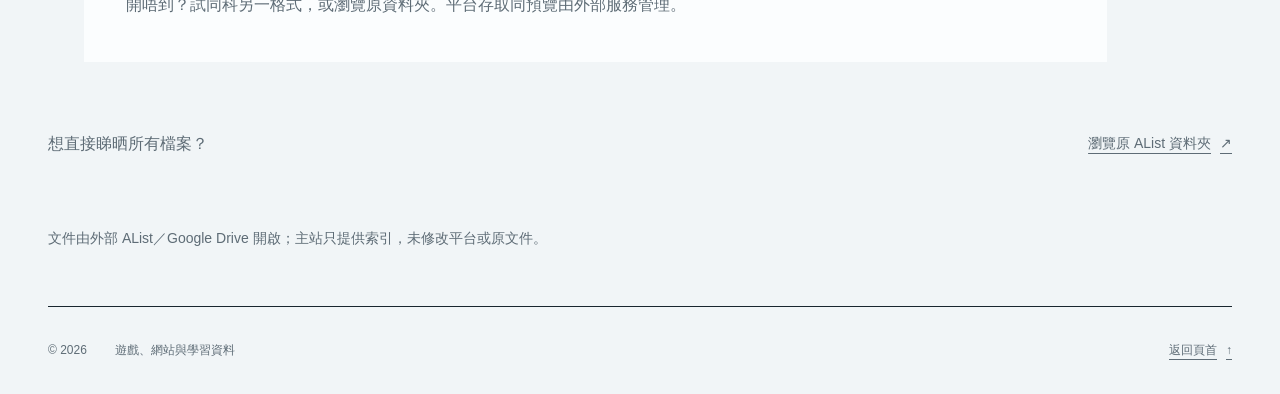
<file: study.html>
<!doctype html>
<html lang="zh-HK">
<head>
<meta charset="utf-8">
<meta name="viewport" content="width=device-width,initial-scale=1">
<title>學習資料 | 作品中心</title>
<meta name="description" content="歷史、物理、英文。揀科目，再揀閱讀定編輯。">
<meta name="theme-color" content="#f1f5f7">
<link rel="canonical" href="https://freedomxjayden-web.github.io/portfolio/study.html">
<meta property="og:title" content="學習資料 | 作品中心">
<meta property="og:description" content="歷史、物理、英文。揀科目，再揀閱讀定編輯。">
<meta property="og:type" content="website">
<meta property="og:url" content="https://freedomxjayden-web.github.io/portfolio/study.html">
<meta property="og:image" content="https://freedomxjayden-web.github.io/portfolio/assets/share-study.png">
<meta property="og:image:width" content="1200">
<meta property="og:image:height" content="630">
<meta property="og:image:alt" content="學習資料 | 作品中心">
<meta name="twitter:card" content="summary_large_image">
<link rel="icon" href="favicon.svg?v=16" type="image/svg+xml">
<link rel="stylesheet" href="styles.css?v=16">
<script src="content.js?v=16" defer>
</script>
<script src="script.js?v=16" defer>
</script>
<script src="study.js?v=16" defer>
</script>
</head>
<body id="top" data-page="study">
<a class="skip-link" href="#main">
<span data-i18n="skip" >跳至主要內容</span>
</a>
<div class="page-shell">
<header class="site-header">
<a class="brand" href="index.html#home">
<span data-i18n="portfolio" >作品中心</span>
</a>
<nav class="header-nav" aria-label="主要導覽">
<a href="index.html#work" >
<span data-i18n="navWork" >作品</span>
</a>
<a href="lab.html" >
<span data-i18n="navLab" >科學實驗室</span>
</a>
<a href="study.html" aria-current="page">
<span data-i18n="navStudy" >學習資料</span>
</a>
</nav>
<div class="header-tools">
<div class="language-switch" role="group" data-i18n-label="language" aria-label="網站語言">
<button type="button" data-lang="zh" lang="zh-HK" aria-pressed="true">繁中</button>
<span aria-hidden="true">/</span>
<button type="button" data-lang="en" lang="en" aria-pressed="false">EN</button>
</div>
<button class="menu-button" type="button" aria-expanded="false" aria-controls="navigation-panel" data-i18n-label="menuOpen" aria-label="打開導覽選單">
<span class="menu-icon" aria-hidden="true">
<i>
</i>
<i>
</i>
<i>
</i>
</span>
</button>
</div>
</header>
<dialog id="navigation-panel" class="navigation-dialog" aria-labelledby="navigation-title">
<div class="drawer-header">
<h2 data-i18n="menuTitle" id="navigation-title">導覽</h2>
<button class="close-navigation" type="button" data-i18n-label="menuClose" aria-label="關閉導覽選單">
<span aria-hidden="true">×</span>
</button>
</div>
<p data-i18n="menuIntro" class="navigation-intro">瀏覽遊戲、網站及各件作品嘅實作資料。</p>
<nav id="primary-nav" class="main-nav" data-i18n-label="navLabel" aria-label="主要導覽">
<nav class="drawer-primary" aria-label="主要導覽">
<a href="index.html#work" >
<span data-i18n="navWork" >作品</span>
</a>
<a href="lab.html" >
<span data-i18n="navLab" >科學實驗室</span>
</a>
<a href="study.html" aria-current="page">
<span data-i18n="navStudy" >學習資料</span>
</a>
</nav>
<a class="directory-link" href="index.html#work">
<span data-i18n="directoryTitle" >作品目錄</span>
<span class="category-count">3</span>
</a>
<section class="nav-category">
<h3>
<a class="nav-category-link" href="categories/games.html" >
<span data-i18n="categoryGames" >遊戲</span>
<span class="category-count">1</span>
</a>
</h3>
<a class="nav-project" href="projects/cat-outpost.html" >
<img class="nav-icon" src="assets/cat-outpost-icon.svg" width="48" height="48" alt="" aria-hidden="true">
<span>
<strong data-i18n="cat-outpost-title" >喵哨站</strong>
<span data-i18n="cat-outpost-menu" >貓咪塔防生存遊戲</span>
</span>
</a>
</section>
<section class="nav-category">
<h3>
<a class="nav-category-link" href="categories/websites.html" >
<span data-i18n="categoryWebsites" >網站</span>
<span class="category-count">2</span>
</a>
</h3>
<a class="nav-project" href="projects/cloud-drive.html" >
<img class="nav-icon" src="assets/cloud-drive-icon.svg" width="48" height="48" alt="" aria-hidden="true">
<span>
<strong data-i18n="cloud-drive-title" >學習資料</strong>
<span data-i18n="cloud-drive-menu" >歷史、物理、英文溫習資料</span>
</span>
</a>
<a class="nav-project" href="projects/stock-atlas.html" >
<img class="nav-icon" src="assets/stock-atlas-icon.svg" width="48" height="48" alt="" aria-hidden="true">
<span>
<strong data-i18n="stock-atlas-title" >Stock Atlas</strong>
<span data-i18n="stock-atlas-menu" >股票術語與分析工具</span>
</span>
</a>
</section>
<div class="drawer-contacts">
<a class="text-link" href="https://www.instagram.com/freedomgunvdbeb/" target="_blank" rel="noopener noreferrer">
<span data-i18n="instagram" >Instagram</span>
<span aria-hidden="true">↗</span>
<span data-i18n="newTab" class="sr-only">（於新分頁開啟）</span>
</a>
<a class="text-link" href="https://github.com/freedomxjayden-web" target="_blank" rel="noopener noreferrer">
<span data-i18n="github" >GitHub</span>
<span aria-hidden="true">↗</span>
<span data-i18n="newTab" class="sr-only">（於新分頁開啟）</span>
</a>
</div>
</nav>
</dialog>
<noscript>
<nav class="static-navigation" aria-label="作品分類">
<nav class="drawer-primary" aria-label="主要導覽">
<a href="index.html#work" >
<span data-i18n="navWork" >作品</span>
</a>
<a href="lab.html" >
<span data-i18n="navLab" >科學實驗室</span>
</a>
<a href="study.html" aria-current="page">
<span data-i18n="navStudy" >學習資料</span>
</a>
</nav>
<a class="directory-link" href="index.html#work">作品目錄</a>
<section class="nav-category">
<h3>
<a class="nav-category-link" href="categories/games.html" >
<span data-i18n="categoryGames" >遊戲</span>
<span class="category-count">1</span>
</a>
</h3>
<a class="nav-project" href="projects/cat-outpost.html" >
<img class="nav-icon" src="assets/cat-outpost-icon.svg" width="48" height="48" alt="" aria-hidden="true">
<span>
<strong data-i18n="cat-outpost-title" >喵哨站</strong>
<span data-i18n="cat-outpost-menu" >貓咪塔防生存遊戲</span>
</span>
</a>
</section>
<section class="nav-category">
<h3>
<a class="nav-category-link" href="categories/websites.html" >
<span data-i18n="categoryWebsites" >網站</span>
<span class="category-count">2</span>
</a>
</h3>
<a class="nav-project" href="projects/cloud-drive.html" >
<img class="nav-icon" src="assets/cloud-drive-icon.svg" width="48" height="48" alt="" aria-hidden="true">
<span>
<strong data-i18n="cloud-drive-title" >學習資料</strong>
<span data-i18n="cloud-drive-menu" >歷史、物理、英文溫習資料</span>
</span>
</a>
<a class="nav-project" href="projects/stock-atlas.html" >
<img class="nav-icon" src="assets/stock-atlas-icon.svg" width="48" height="48" alt="" aria-hidden="true">
<span>
<strong data-i18n="stock-atlas-title" >Stock Atlas</strong>
<span data-i18n="stock-atlas-menu" >股票術語與分析工具</span>
</span>
</a>
</section>
</nav>
</noscript>
<main id="main" tabindex="-1">
<section class="directory-intro utility-intro">
<h1 data-i18n="studyTitle" >學習資料</h1>
<p data-i18n="studyIntro" >歷史、物理、英文。揀科目，再揀閱讀定編輯。</p>
</section>
<div class="study-margin">
<p data-i18n="studyFormats" class="hand-note">PDF 用嚟閱讀；Word 可以編輯。</p>
<span aria-hidden="true">↙</span>
</div>
<div class="subject-filters enhanced-only" role="group" data-i18n-label="studyFilter" aria-label="篩選學習科目">
<button type="button" data-subject="all" aria-pressed="true">
<span data-i18n="studyAll" >全部科目</span>
</button>
<button type="button" data-subject="history" aria-pressed="false">
<span data-i18n="studyHistory" >歷史</span>
</button>
<button type="button" data-subject="physics" aria-pressed="false">
<span data-i18n="studyPhysics" >物理</span>
</button>
<button type="button" data-subject="english" aria-pressed="false">
<span data-i18n="studyEnglish" >英文</span>
</button>
</div>
<section id="resources" class="resources-section" aria-labelledby="resources-title">
<div class="section-heading">
<h2 data-i18n="resourcesTitle" id="resources-title">由你要睇嘅科目開始。</h2>
<p data-i18n="resourcesDescription" class="section-description">揀科目，再揀你想用嘅格式。</p>
<p data-i18n="fileDownloadNote" class="file-help">Word 可能由平台開啟或下載；英文 Word 約 13.0 MiB，手機閱讀可先用 PDF。</p>
</div>
<div class="resources-grid">
<article class="resource-card subject-sheet" data-study-subject="history">
<h3 data-i18n="historyTitle" >中國近代史</h3>
<p data-i18n="historyDescription" >洋務運動、甲午戰爭、維新運動及八國聯軍；附時間線、自測與答案。</p>
<p data-i18n="historyFile" class="file-name">中國近代史學習資料</p>
<p data-i18n="studyUnknown" class="file-metadata">已讀取 PDF／Word 核對內容；作者及文件版本未確認。最後開檔核對：2026-10-31。</p>
<div class="resource-actions" role="group" data-i18n-label="historyFormats" aria-label="中國近代史資料格式">
<a href="https://alist-free-drive.onrender.com/GoogleDrive/study/中國近代史學習資料.pdf" target="_blank" rel="noopener noreferrer">
<span data-i18n="studyRead" >開啟 PDF 閱讀版</span>
<span aria-hidden="true">↗</span>
<span data-i18n="newTab" class="sr-only">（於新分頁開啟）</span>
</a>
<a href="https://alist-free-drive.onrender.com/GoogleDrive/study/中國近代史學習資料.docx" target="_blank" rel="noopener noreferrer">
<span data-i18n="studyEdit" >開啟 Word 版本</span>
<span aria-hidden="true">↗</span>
<span data-i18n="newTab" class="sr-only">（於新分頁開啟）</span>
</a>
</div>
<p class="file-metadata">
<span data-i18n="filePages" >PDF 頁數</span>: 8 · <span data-i18n="fileSize" >檔案大小</span>: PDF 626 KiB, Word 48 KiB</p>
<p data-i18n="studyFailure" class="file-help">開唔到？試同科另一格式，或瀏覽原資料夾。平台存取同預覽由外部服務管理。</p>
</article>
<article class="resource-card subject-sheet" data-study-subject="physics">
<h3 data-i18n="physicsTitle" >初三物理</h3>
<p data-i18n="physicsDescription" >初中物理：熱學、運動與力、聲光、電路及電磁；附實驗、自測與答案。按學校課程選讀。</p>
<p data-i18n="physicsFile" class="file-name">初三物理重點溫習_20頁詳細版</p>
<p data-i18n="studyUnknown" class="file-metadata">已讀取 PDF／Word 核對內容；作者及文件版本未確認。最後開檔核對：2026-10-31。</p>
<div class="resource-actions" role="group" data-i18n-label="physicsFormats" aria-label="初三物理資料格式">
<a href="https://alist-free-drive.onrender.com/GoogleDrive/study/初三物理重點溫習_20頁詳細版.pdf" target="_blank" rel="noopener noreferrer">
<span data-i18n="studyRead" >開啟 PDF 閱讀版</span>
<span aria-hidden="true">↗</span>
<span data-i18n="newTab" class="sr-only">（於新分頁開啟）</span>
</a>
<a href="https://alist-free-drive.onrender.com/GoogleDrive/study/初三物理重點溫習_20頁詳細版.docx" target="_blank" rel="noopener noreferrer">
<span data-i18n="studyEdit" >開啟 Word 版本</span>
<span aria-hidden="true">↗</span>
<span data-i18n="newTab" class="sr-only">（於新分頁開啟）</span>
</a>
</div>
<p class="file-metadata">
<span data-i18n="filePages" >PDF 頁數</span>: 20 · <span data-i18n="fileSize" >檔案大小</span>: PDF 1.2 MiB, Word 81 KiB</p>
<p data-i18n="studyFailure" class="file-help">開唔到？試同科另一格式，或瀏覽原資料夾。平台存取同預覽由外部服務管理。</p>
</article>
<article class="resource-card subject-sheet" data-study-subject="english">
<h3 data-i18n="englishTitle" >英文</h3>
<p data-i18n="englishDescription" >12 種時態、轉述句及 Feeling good 詞彙；附中英例句、練習與答案。</p>
<p data-i18n="englishFile" class="file-name">英文學習資料_中英對照</p>
<p data-i18n="studyUnknown" class="file-metadata">已讀取 PDF／Word 核對內容；作者及文件版本未確認。最後開檔核對：2026-10-31。</p>
<div class="resource-actions" role="group" data-i18n-label="englishFormats" aria-label="英文資料格式">
<a href="https://alist-free-drive.onrender.com/GoogleDrive/study/英文學習資料_中英對照.pdf" target="_blank" rel="noopener noreferrer">
<span data-i18n="studyRead" >開啟 PDF 閱讀版</span>
<span aria-hidden="true">↗</span>
<span data-i18n="newTab" class="sr-only">（於新分頁開啟）</span>
</a>
<a href="https://alist-free-drive.onrender.com/GoogleDrive/study/英文學習資料_中英對照.docx" target="_blank" rel="noopener noreferrer">
<span data-i18n="studyEdit" >開啟 Word 版本</span>
<span aria-hidden="true">↗</span>
<span data-i18n="newTab" class="sr-only">（於新分頁開啟）</span>
</a>
</div>
<p class="file-metadata">
<span data-i18n="filePages" >PDF 頁數</span>: 21 · <span data-i18n="fileSize" >檔案大小</span>: PDF 748 KiB, Word 13.0 MiB</p>
<p data-i18n="studyFailure" class="file-help">開唔到？試同科另一格式，或瀏覽原資料夾。平台存取同預覽由外部服務管理。</p>
</article>
</div>
<div class="all-files">
<p data-i18n="allFilesDescription" >想直接睇晒所有檔案？</p>
<a class="text-link" href="https://alist-free-drive.onrender.com/GoogleDrive/study" target="_blank" rel="noopener noreferrer">
<span data-i18n="allFiles" >瀏覽原 AList 資料夾</span>
<span aria-hidden="true">↗</span>
<span data-i18n="newTab" class="sr-only">（於新分頁開啟）</span>
</a>
</div>
</section>
<p data-i18n="studyEmpty" class="study-empty" hidden role="status">呢個分類未有資料。</p>
<p data-i18n="studySource" class="source-note">文件由外部 AList／Google Drive 開啟；主站只提供索引，未修改平台或原文件。</p>
</main>
<dialog class="preview-dialog" aria-labelledby="preview-title">
<div class="dialog-header">
<div>
<p data-i18n="actualPreview" class="eyebrow">實際畫面</p>
<h2 id="preview-title">
</h2>
</div>
<button class="close-preview" type="button" autofocus>
<span data-i18n="closePreview" >關閉</span>
<span aria-hidden="true">×</span>
</button>
</div>
<div class="dialog-image-wrap">
<img id="preview-image" alt="" width="1280" height="800">
</div>
<div class="dialog-bottom">
<p data-i18n="screenshotNote" class="dialog-note">截圖保留擷取當日嘅畫面。</p>
<a class="primary-button preview-open-project" href="https://alist-free-drive.onrender.com/GoogleDrive/study" target="_blank" rel="noopener noreferrer">
<span data-i18n="openProject" >打開作品</span>
<span aria-hidden="true">↗</span>
<span data-i18n="newTab" class="sr-only">（於新分頁開啟）</span>
</a>
</div>
</dialog>
<footer class="site-footer">
<span>© <span id="year">2026</span>
</span>
<span data-i18n="footerLine" class="footer-line">遊戲、網站與學習資料</span>
<a href="#top" class="back-top">
<span data-i18n="backTop" >返回頁首</span>
<span aria-hidden="true">↑</span>
</a>
</footer>
</div>
</body>
</html>
</file>
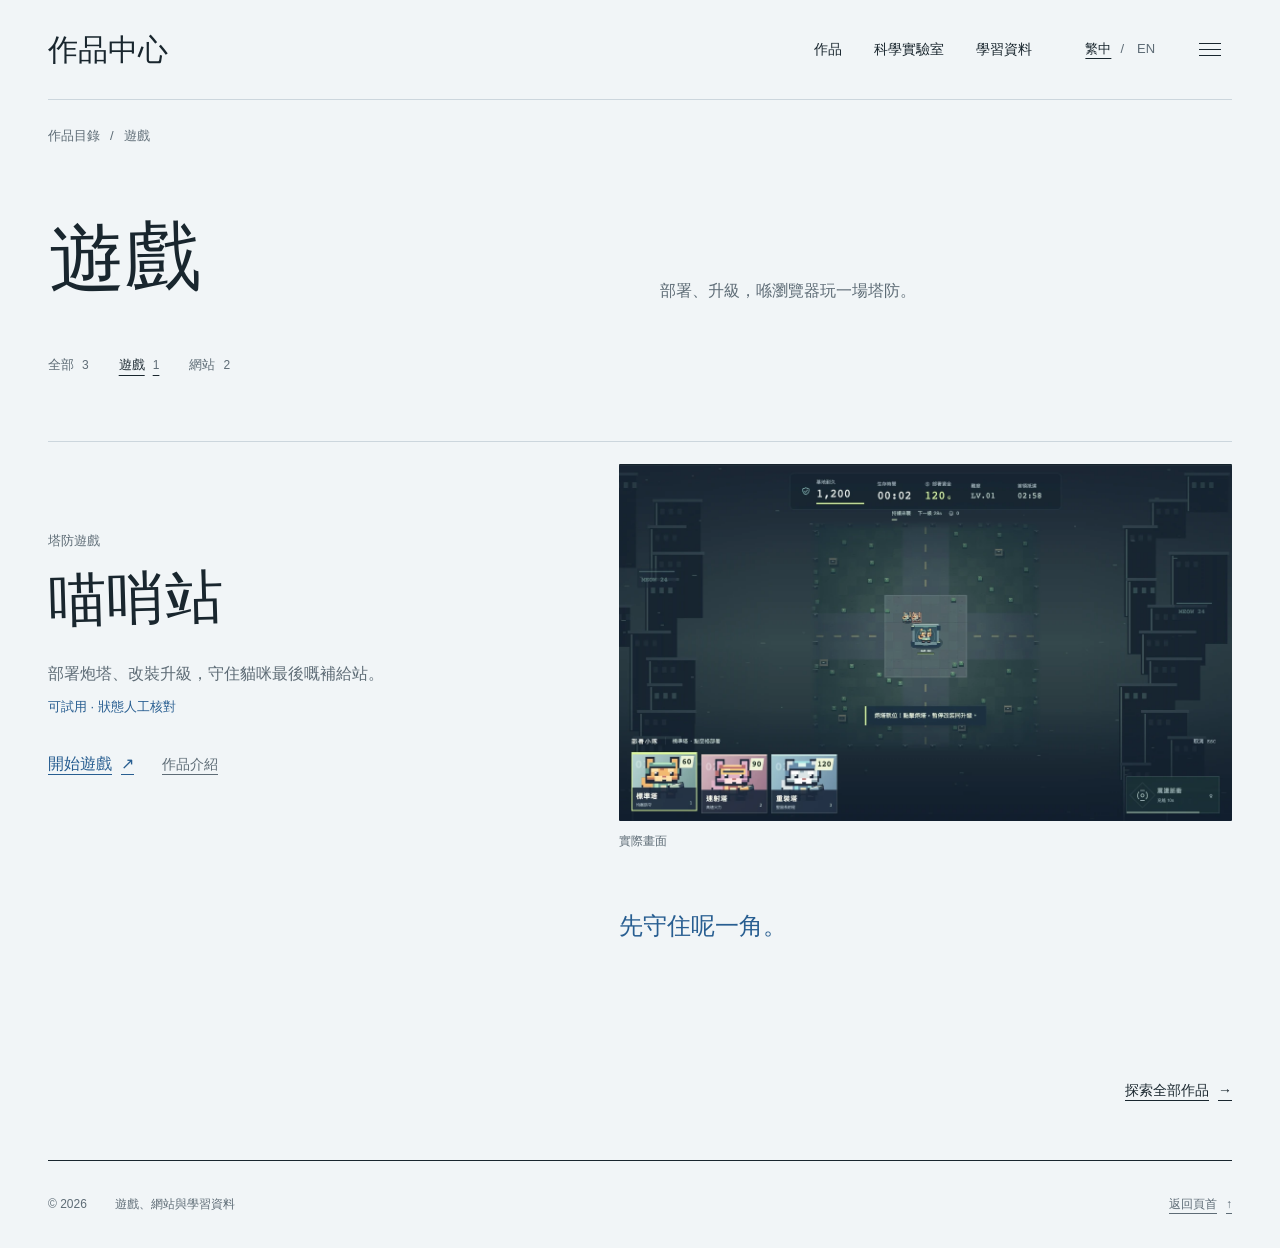
<file: categories/games.html>
<!doctype html>
<html lang="zh-HK">
<head>
<meta charset="utf-8">
<meta name="viewport" content="width=device-width,initial-scale=1">
<title>遊戲 | 作品中心</title>
<meta name="description" content="部署、升級，喺瀏覽器玩一場塔防。">
<meta name="theme-color" content="#f1f5f7">
<link rel="canonical" href="https://freedomxjayden-web.github.io/portfolio/categories/games.html">
<meta property="og:title" content="遊戲 | 作品中心">
<meta property="og:description" content="部署、升級，喺瀏覽器玩一場塔防。">
<meta property="og:type" content="website">
<meta property="og:url" content="https://freedomxjayden-web.github.io/portfolio/categories/games.html">
<meta property="og:image" content="https://freedomxjayden-web.github.io/portfolio/assets/share-games.png">
<meta property="og:image:width" content="1200">
<meta property="og:image:height" content="630">
<meta property="og:image:alt" content="遊戲 | 作品中心">
<meta name="twitter:card" content="summary_large_image">
<link rel="icon" href="../favicon.svg?v=16" type="image/svg+xml">
<link rel="stylesheet" href="../styles.css?v=16">
<script src="../content.js?v=16" defer>
</script>
<script src="../script.js?v=16" defer>
</script>
</head>
<body id="top" data-page="games">
<a class="skip-link" href="#main">
<span data-i18n="skip" >跳至主要內容</span>
</a>
<div class="page-shell">
<header class="site-header">
<a class="brand" href="../index.html#home">
<span data-i18n="portfolio" >作品中心</span>
</a>
<nav class="header-nav" aria-label="主要導覽">
<a href="../index.html#work" >
<span data-i18n="navWork" >作品</span>
</a>
<a href="../lab.html" >
<span data-i18n="navLab" >科學實驗室</span>
</a>
<a href="../study.html" >
<span data-i18n="navStudy" >學習資料</span>
</a>
</nav>
<div class="header-tools">
<div class="language-switch" role="group" data-i18n-label="language" aria-label="網站語言">
<button type="button" data-lang="zh" lang="zh-HK" aria-pressed="true">繁中</button>
<span aria-hidden="true">/</span>
<button type="button" data-lang="en" lang="en" aria-pressed="false">EN</button>
</div>
<button class="menu-button" type="button" aria-expanded="false" aria-controls="navigation-panel" data-i18n-label="menuOpen" aria-label="打開導覽選單">
<span class="menu-icon" aria-hidden="true">
<i>
</i>
<i>
</i>
<i>
</i>
</span>
</button>
</div>
</header>
<dialog id="navigation-panel" class="navigation-dialog" aria-labelledby="navigation-title">
<div class="drawer-header">
<h2 data-i18n="menuTitle" id="navigation-title">導覽</h2>
<button class="close-navigation" type="button" data-i18n-label="menuClose" aria-label="關閉導覽選單">
<span aria-hidden="true">×</span>
</button>
</div>
<p data-i18n="menuIntro" class="navigation-intro">瀏覽遊戲、網站及各件作品嘅實作資料。</p>
<nav id="primary-nav" class="main-nav" data-i18n-label="navLabel" aria-label="主要導覽">
<nav class="drawer-primary" aria-label="主要導覽">
<a href="../index.html#work" >
<span data-i18n="navWork" >作品</span>
</a>
<a href="../lab.html" >
<span data-i18n="navLab" >科學實驗室</span>
</a>
<a href="../study.html" >
<span data-i18n="navStudy" >學習資料</span>
</a>
</nav>
<a class="directory-link" href="../index.html#work">
<span data-i18n="directoryTitle" >作品目錄</span>
<span class="category-count">3</span>
</a>
<section class="nav-category">
<h3>
<a class="nav-category-link" href="../categories/games.html" aria-current="page">
<span data-i18n="categoryGames" >遊戲</span>
<span class="category-count">1</span>
</a>
</h3>
<a class="nav-project" href="../projects/cat-outpost.html" >
<img class="nav-icon" src="../assets/cat-outpost-icon.svg" width="48" height="48" alt="" aria-hidden="true">
<span>
<strong data-i18n="cat-outpost-title" >喵哨站</strong>
<span data-i18n="cat-outpost-menu" >貓咪塔防生存遊戲</span>
</span>
</a>
</section>
<section class="nav-category">
<h3>
<a class="nav-category-link" href="../categories/websites.html" >
<span data-i18n="categoryWebsites" >網站</span>
<span class="category-count">2</span>
</a>
</h3>
<a class="nav-project" href="../projects/cloud-drive.html" >
<img class="nav-icon" src="../assets/cloud-drive-icon.svg" width="48" height="48" alt="" aria-hidden="true">
<span>
<strong data-i18n="cloud-drive-title" >學習資料</strong>
<span data-i18n="cloud-drive-menu" >歷史、物理、英文溫習資料</span>
</span>
</a>
<a class="nav-project" href="../projects/stock-atlas.html" >
<img class="nav-icon" src="../assets/stock-atlas-icon.svg" width="48" height="48" alt="" aria-hidden="true">
<span>
<strong data-i18n="stock-atlas-title" >Stock Atlas</strong>
<span data-i18n="stock-atlas-menu" >股票術語與分析工具</span>
</span>
</a>
</section>
<div class="drawer-contacts">
<a class="text-link" href="https://www.instagram.com/freedomgunvdbeb/" target="_blank" rel="noopener noreferrer">
<span data-i18n="instagram" >Instagram</span>
<span aria-hidden="true">↗</span>
<span data-i18n="newTab" class="sr-only">（於新分頁開啟）</span>
</a>
<a class="text-link" href="https://github.com/freedomxjayden-web" target="_blank" rel="noopener noreferrer">
<span data-i18n="github" >GitHub</span>
<span aria-hidden="true">↗</span>
<span data-i18n="newTab" class="sr-only">（於新分頁開啟）</span>
</a>
</div>
</nav>
</dialog>
<noscript>
<nav class="static-navigation" aria-label="作品分類">
<nav class="drawer-primary" aria-label="主要導覽">
<a href="../index.html#work" >
<span data-i18n="navWork" >作品</span>
</a>
<a href="../lab.html" >
<span data-i18n="navLab" >科學實驗室</span>
</a>
<a href="../study.html" >
<span data-i18n="navStudy" >學習資料</span>
</a>
</nav>
<a class="directory-link" href="../index.html#work">作品目錄</a>
<section class="nav-category">
<h3>
<a class="nav-category-link" href="../categories/games.html" aria-current="page">
<span data-i18n="categoryGames" >遊戲</span>
<span class="category-count">1</span>
</a>
</h3>
<a class="nav-project" href="../projects/cat-outpost.html" >
<img class="nav-icon" src="../assets/cat-outpost-icon.svg" width="48" height="48" alt="" aria-hidden="true">
<span>
<strong data-i18n="cat-outpost-title" >喵哨站</strong>
<span data-i18n="cat-outpost-menu" >貓咪塔防生存遊戲</span>
</span>
</a>
</section>
<section class="nav-category">
<h3>
<a class="nav-category-link" href="../categories/websites.html" >
<span data-i18n="categoryWebsites" >網站</span>
<span class="category-count">2</span>
</a>
</h3>
<a class="nav-project" href="../projects/cloud-drive.html" >
<img class="nav-icon" src="../assets/cloud-drive-icon.svg" width="48" height="48" alt="" aria-hidden="true">
<span>
<strong data-i18n="cloud-drive-title" >學習資料</strong>
<span data-i18n="cloud-drive-menu" >歷史、物理、英文溫習資料</span>
</span>
</a>
<a class="nav-project" href="../projects/stock-atlas.html" >
<img class="nav-icon" src="../assets/stock-atlas-icon.svg" width="48" height="48" alt="" aria-hidden="true">
<span>
<strong data-i18n="stock-atlas-title" >Stock Atlas</strong>
<span data-i18n="stock-atlas-menu" >股票術語與分析工具</span>
</span>
</a>
</section>
</nav>
</noscript>
<main id="main" tabindex="-1">
<nav class="breadcrumbs" data-i18n-label="navLabel" aria-label="主要導覽">
<a href="../index.html">
<span data-i18n="directoryTitle" >作品目錄</span>
</a>
<span aria-hidden="true">/</span>
<span data-i18n="categoryGames" >遊戲</span>
</nav>
<section id="home" class="directory-intro category-intro" aria-labelledby="intro-title">
<h1 data-i18n="categoryGames" id="intro-title">遊戲</h1>
<p data-i18n="gamesDescription" >部署、升級，喺瀏覽器玩一場塔防。</p>
</section>
<nav class="category-nav" data-i18n-label="categoryNavLabel" aria-label="作品分類">
<a href="../index.html" >
<span data-i18n="categoryAll" >全部</span>
<span class="category-count">3</span>
</a>
<a href="../categories/games.html" aria-current="page">
<span data-i18n="categoryGames" >遊戲</span>
<span class="category-count">1</span>
</a>
<a href="../categories/websites.html" >
<span data-i18n="categoryWebsites" >網站</span>
<span class="category-count">2</span>
</a>
</nav>
<section id="work" class="work-section" aria-labelledby="work-title">
<h2 data-i18n="categoryGames" id="work-title" class="sr-only">遊戲</h2>
<div class="projects-list index-list">
<article id="cat-outpost" class="project-card game-project" aria-labelledby="cat-outpost-title">
<div class="project-copy">
<p class="project-category">
<span data-i18n="cat-outpost-category" >塔防遊戲</span>
</p>
<h3 id="cat-outpost-title">
<a href="../projects/cat-outpost.html" data-project-title data-i18n="cat-outpost-title">喵哨站</a>
</h3>
<p data-i18n="cat-outpost-lede" class="project-lede">部署炮塔、改裝升級，守住貓咪最後嘅補給站。</p>
<p data-i18n="statusAvailable" class="project-status">可試用 · 狀態人工核對</p>
<div class="project-actions">
<a class="primary-button" href="https://freedomxjayden-web.github.io/cat-outpost-360/" target="_blank" rel="noopener noreferrer">
<span data-i18n="cat-outpost-cta" >開始遊戲</span>
<span aria-hidden="true">↗</span>
<span data-i18n="newTab" class="sr-only">（於新分頁開啟）</span>
</a>
<a class="case-link" href="../projects/cat-outpost.html">
<span data-i18n="caseLink" >作品介紹</span>
</a>
</div>
</div>
<figure class="project-image">
<div class="project-visual game-visual">
<a class="image-link" href="../assets/cat-outpost-v14.png" target="_blank" rel="noopener noreferrer" data-preview="cat-outpost" aria-label="放大預覽：喵哨站">
<picture>
<source type="image/webp" srcset="../assets/cat-outpost-cover.webp">
<img class="site-preview" src="../assets/cat-outpost-cover.png" data-full="../assets/cat-outpost-v14.png" data-full-alt-key="gamePreviewAlt" data-full-width="1280" data-full-height="800" width="1280" height="745" data-i18n-alt="cat-outpost-coverAlt" alt="喵哨站實際戰場，顯示已部署嘅炮塔、基地同小隊選項。" fetchpriority="high">
</picture>
</a>
</div>
<figcaption>
<span data-i18n="actualPreview" >實際畫面</span>
</figcaption>
</figure>
<p data-i18n="gameNote" class="paper-note">先守住呢一角。</p>
</article>
</div>
<div class="work-footnote">
</div>
<div class="category-outro">
<a class="text-link" href="../index.html#work">
<span data-i18n="browseAll" >探索全部作品</span>
<span aria-hidden="true">→</span>
</a>
</div>
</section>
</main>
<dialog class="preview-dialog" aria-labelledby="preview-title">
<div class="dialog-header">
<div>
<p data-i18n="actualPreview" class="eyebrow">實際畫面</p>
<h2 id="preview-title">
</h2>
</div>
<button class="close-preview" type="button" autofocus>
<span data-i18n="closePreview" >關閉</span>
<span aria-hidden="true">×</span>
</button>
</div>
<div class="dialog-image-wrap">
<img id="preview-image" alt="" width="1280" height="800">
</div>
<div class="dialog-bottom">
<p data-i18n="screenshotNote" class="dialog-note">截圖保留擷取當日嘅畫面。</p>
<a class="primary-button preview-open-project" href="https://alist-free-drive.onrender.com/GoogleDrive/study" target="_blank" rel="noopener noreferrer">
<span data-i18n="openProject" >打開作品</span>
<span aria-hidden="true">↗</span>
<span data-i18n="newTab" class="sr-only">（於新分頁開啟）</span>
</a>
</div>
</dialog>
<footer class="site-footer">
<span>© <span id="year">2026</span>
</span>
<span data-i18n="footerLine" class="footer-line">遊戲、網站與學習資料</span>
<a href="#top" class="back-top">
<span data-i18n="backTop" >返回頁首</span>
<span aria-hidden="true">↑</span>
</a>
</footer>
</div>
</body>
</html>
</file>
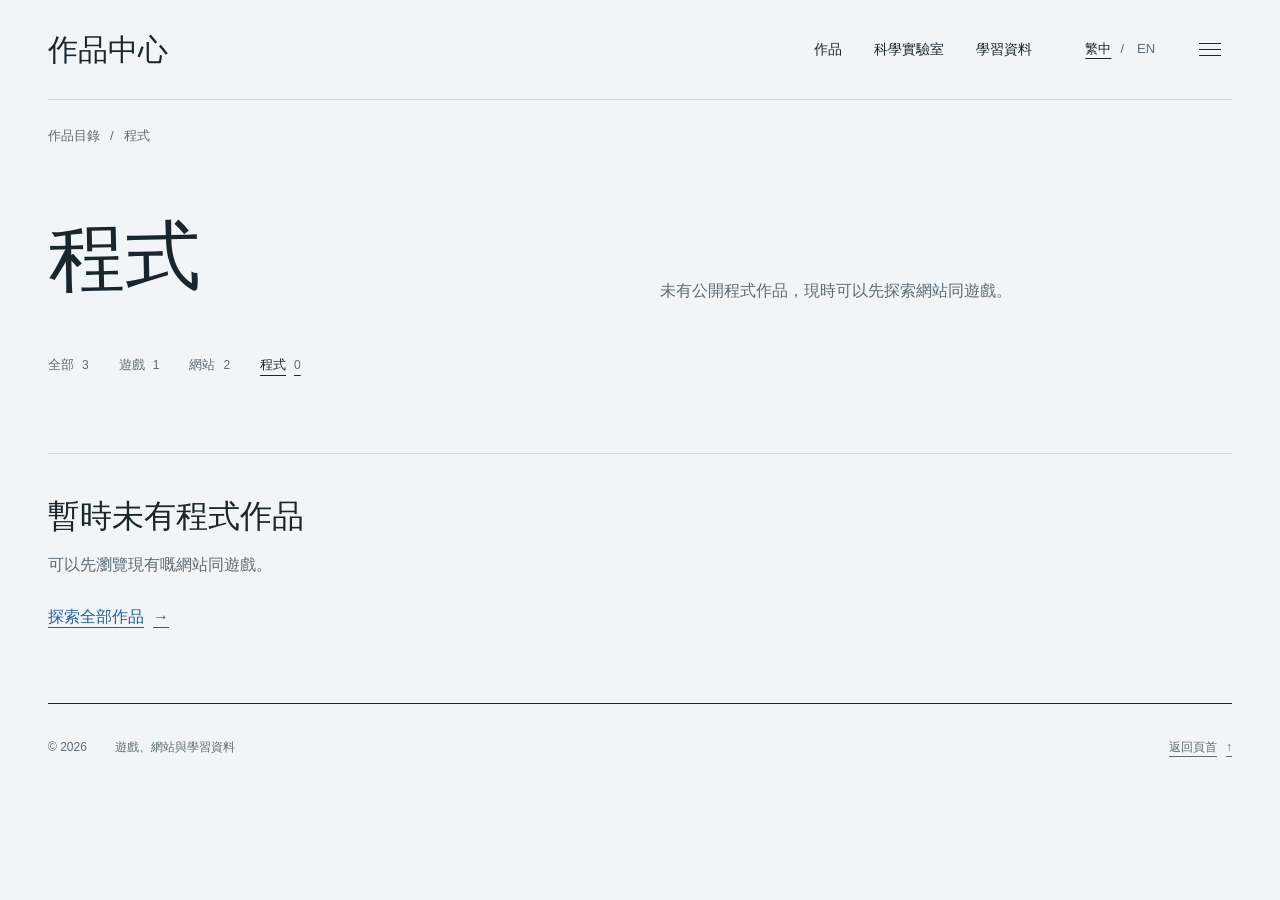
<file: categories/programs.html>
<!doctype html>
<html lang="zh-HK">
<head>
<meta charset="utf-8">
<meta name="viewport" content="width=device-width,initial-scale=1">
<title>程式 | 作品中心</title>
<meta name="description" content="未有公開程式作品，現時可以先探索網站同遊戲。">
<meta name="theme-color" content="#f1f5f7">
<link rel="canonical" href="https://freedomxjayden-web.github.io/portfolio/categories/programs.html">
<meta property="og:title" content="程式 | 作品中心">
<meta property="og:description" content="未有公開程式作品，現時可以先探索網站同遊戲。">
<meta property="og:type" content="website">
<meta property="og:url" content="https://freedomxjayden-web.github.io/portfolio/categories/programs.html">
<meta property="og:image" content="https://freedomxjayden-web.github.io/portfolio/assets/share-programs.png">
<meta property="og:image:width" content="1200">
<meta property="og:image:height" content="630">
<meta property="og:image:alt" content="程式 | 作品中心">
<meta name="twitter:card" content="summary_large_image">
<link rel="icon" href="../favicon.svg?v=16" type="image/svg+xml">
<link rel="stylesheet" href="../styles.css?v=16">
<script src="../content.js?v=16" defer>
</script>
<script src="../script.js?v=16" defer>
</script>
</head>
<body id="top" data-page="programs">
<a class="skip-link" href="#main">
<span data-i18n="skip" >跳至主要內容</span>
</a>
<div class="page-shell">
<header class="site-header">
<a class="brand" href="../index.html#home">
<span data-i18n="portfolio" >作品中心</span>
</a>
<nav class="header-nav" aria-label="主要導覽">
<a href="../index.html#work" >
<span data-i18n="navWork" >作品</span>
</a>
<a href="../lab.html" >
<span data-i18n="navLab" >科學實驗室</span>
</a>
<a href="../study.html" >
<span data-i18n="navStudy" >學習資料</span>
</a>
</nav>
<div class="header-tools">
<div class="language-switch" role="group" data-i18n-label="language" aria-label="網站語言">
<button type="button" data-lang="zh" lang="zh-HK" aria-pressed="true">繁中</button>
<span aria-hidden="true">/</span>
<button type="button" data-lang="en" lang="en" aria-pressed="false">EN</button>
</div>
<button class="menu-button" type="button" aria-expanded="false" aria-controls="navigation-panel" data-i18n-label="menuOpen" aria-label="打開導覽選單">
<span class="menu-icon" aria-hidden="true">
<i>
</i>
<i>
</i>
<i>
</i>
</span>
</button>
</div>
</header>
<dialog id="navigation-panel" class="navigation-dialog" aria-labelledby="navigation-title">
<div class="drawer-header">
<h2 data-i18n="menuTitle" id="navigation-title">導覽</h2>
<button class="close-navigation" type="button" data-i18n-label="menuClose" aria-label="關閉導覽選單">
<span aria-hidden="true">×</span>
</button>
</div>
<p data-i18n="menuIntro" class="navigation-intro">瀏覽遊戲、網站及各件作品嘅實作資料。</p>
<nav id="primary-nav" class="main-nav" data-i18n-label="navLabel" aria-label="主要導覽">
<nav class="drawer-primary" aria-label="主要導覽">
<a href="../index.html#work" >
<span data-i18n="navWork" >作品</span>
</a>
<a href="../lab.html" >
<span data-i18n="navLab" >科學實驗室</span>
</a>
<a href="../study.html" >
<span data-i18n="navStudy" >學習資料</span>
</a>
</nav>
<a class="directory-link" href="../index.html#work">
<span data-i18n="directoryTitle" >作品目錄</span>
<span class="category-count">3</span>
</a>
<section class="nav-category">
<h3>
<a class="nav-category-link" href="../categories/games.html" >
<span data-i18n="categoryGames" >遊戲</span>
<span class="category-count">1</span>
</a>
</h3>
<a class="nav-project" href="../projects/cat-outpost.html" >
<img class="nav-icon" src="../assets/cat-outpost-icon.svg" width="48" height="48" alt="" aria-hidden="true">
<span>
<strong data-i18n="cat-outpost-title" >喵哨站</strong>
<span data-i18n="cat-outpost-menu" >貓咪塔防生存遊戲</span>
</span>
</a>
</section>
<section class="nav-category">
<h3>
<a class="nav-category-link" href="../categories/websites.html" >
<span data-i18n="categoryWebsites" >網站</span>
<span class="category-count">2</span>
</a>
</h3>
<a class="nav-project" href="../projects/cloud-drive.html" >
<img class="nav-icon" src="../assets/cloud-drive-icon.svg" width="48" height="48" alt="" aria-hidden="true">
<span>
<strong data-i18n="cloud-drive-title" >學習資料</strong>
<span data-i18n="cloud-drive-menu" >歷史、物理、英文溫習資料</span>
</span>
</a>
<a class="nav-project" href="../projects/stock-atlas.html" >
<img class="nav-icon" src="../assets/stock-atlas-icon.svg" width="48" height="48" alt="" aria-hidden="true">
<span>
<strong data-i18n="stock-atlas-title" >Stock Atlas</strong>
<span data-i18n="stock-atlas-menu" >股票術語與分析工具</span>
</span>
</a>
</section>
<div class="drawer-contacts">
<a class="text-link" href="https://www.instagram.com/freedomgunvdbeb/" target="_blank" rel="noopener noreferrer">
<span data-i18n="instagram" >Instagram</span>
<span aria-hidden="true">↗</span>
<span data-i18n="newTab" class="sr-only">（於新分頁開啟）</span>
</a>
<a class="text-link" href="https://github.com/freedomxjayden-web" target="_blank" rel="noopener noreferrer">
<span data-i18n="github" >GitHub</span>
<span aria-hidden="true">↗</span>
<span data-i18n="newTab" class="sr-only">（於新分頁開啟）</span>
</a>
</div>
</nav>
</dialog>
<noscript>
<nav class="static-navigation" aria-label="作品分類">
<nav class="drawer-primary" aria-label="主要導覽">
<a href="../index.html#work" >
<span data-i18n="navWork" >作品</span>
</a>
<a href="../lab.html" >
<span data-i18n="navLab" >科學實驗室</span>
</a>
<a href="../study.html" >
<span data-i18n="navStudy" >學習資料</span>
</a>
</nav>
<a class="directory-link" href="../index.html#work">作品目錄</a>
<section class="nav-category">
<h3>
<a class="nav-category-link" href="../categories/games.html" >
<span data-i18n="categoryGames" >遊戲</span>
<span class="category-count">1</span>
</a>
</h3>
<a class="nav-project" href="../projects/cat-outpost.html" >
<img class="nav-icon" src="../assets/cat-outpost-icon.svg" width="48" height="48" alt="" aria-hidden="true">
<span>
<strong data-i18n="cat-outpost-title" >喵哨站</strong>
<span data-i18n="cat-outpost-menu" >貓咪塔防生存遊戲</span>
</span>
</a>
</section>
<section class="nav-category">
<h3>
<a class="nav-category-link" href="../categories/websites.html" >
<span data-i18n="categoryWebsites" >網站</span>
<span class="category-count">2</span>
</a>
</h3>
<a class="nav-project" href="../projects/cloud-drive.html" >
<img class="nav-icon" src="../assets/cloud-drive-icon.svg" width="48" height="48" alt="" aria-hidden="true">
<span>
<strong data-i18n="cloud-drive-title" >學習資料</strong>
<span data-i18n="cloud-drive-menu" >歷史、物理、英文溫習資料</span>
</span>
</a>
<a class="nav-project" href="../projects/stock-atlas.html" >
<img class="nav-icon" src="../assets/stock-atlas-icon.svg" width="48" height="48" alt="" aria-hidden="true">
<span>
<strong data-i18n="stock-atlas-title" >Stock Atlas</strong>
<span data-i18n="stock-atlas-menu" >股票術語與分析工具</span>
</span>
</a>
</section>
</nav>
</noscript>
<main id="main" tabindex="-1">
<nav class="breadcrumbs" data-i18n-label="navLabel" aria-label="主要導覽">
<a href="../index.html">
<span data-i18n="directoryTitle" >作品目錄</span>
</a>
<span aria-hidden="true">/</span>
<span data-i18n="categoryPrograms" >程式</span>
</nav>
<section id="home" class="directory-intro category-intro" aria-labelledby="intro-title">
<h1 data-i18n="categoryPrograms" id="intro-title">程式</h1>
<p data-i18n="programsDescription" >未有公開程式作品，現時可以先探索網站同遊戲。</p>
</section>
<nav class="category-nav" data-i18n-label="categoryNavLabel" aria-label="作品分類">
<a href="../index.html" >
<span data-i18n="categoryAll" >全部</span>
<span class="category-count">3</span>
</a>
<a href="../categories/games.html" >
<span data-i18n="categoryGames" >遊戲</span>
<span class="category-count">1</span>
</a>
<a href="../categories/websites.html" >
<span data-i18n="categoryWebsites" >網站</span>
<span class="category-count">2</span>
</a>
<a href="../categories/programs.html" aria-current="page">
<span data-i18n="categoryPrograms" >程式</span>
<span class="category-count">0</span>
</a>
</nav>
<section id="work" class="work-section" aria-labelledby="work-title">
<h2 data-i18n="categoryPrograms" id="work-title" class="sr-only">程式</h2>
<div class="projects-list index-list">
</div>
<div class="empty-state">
<span class="empty-symbol" aria-hidden="true">&#123; &#125;</span>
<h2 data-i18n="emptyTitle" >暫時未有程式作品</h2>
<p data-i18n="emptyText" >可以先瀏覽現有嘅網站同遊戲。</p>
<a class="primary-button" href="../index.html#work">
<span data-i18n="browseAll" >探索全部作品</span>
<span aria-hidden="true">→</span>
</a>
</div>
</section>
</main>
<dialog class="preview-dialog" aria-labelledby="preview-title">
<div class="dialog-header">
<div>
<p data-i18n="actualPreview" class="eyebrow">實際畫面</p>
<h2 id="preview-title">
</h2>
</div>
<button class="close-preview" type="button" autofocus>
<span data-i18n="closePreview" >關閉</span>
<span aria-hidden="true">×</span>
</button>
</div>
<div class="dialog-image-wrap">
<img id="preview-image" alt="" width="1280" height="800">
</div>
<div class="dialog-bottom">
<p data-i18n="screenshotNote" class="dialog-note">截圖保留擷取當日嘅畫面。</p>
<a class="primary-button preview-open-project" href="https://alist-free-drive.onrender.com/GoogleDrive/study" target="_blank" rel="noopener noreferrer">
<span data-i18n="openProject" >打開作品</span>
<span aria-hidden="true">↗</span>
<span data-i18n="newTab" class="sr-only">（於新分頁開啟）</span>
</a>
</div>
</dialog>
<footer class="site-footer">
<span>© <span id="year">2026</span>
</span>
<span data-i18n="footerLine" class="footer-line">遊戲、網站與學習資料</span>
<a href="#top" class="back-top">
<span data-i18n="backTop" >返回頁首</span>
<span aria-hidden="true">↑</span>
</a>
</footer>
</div>
</body>
</html>
</file>
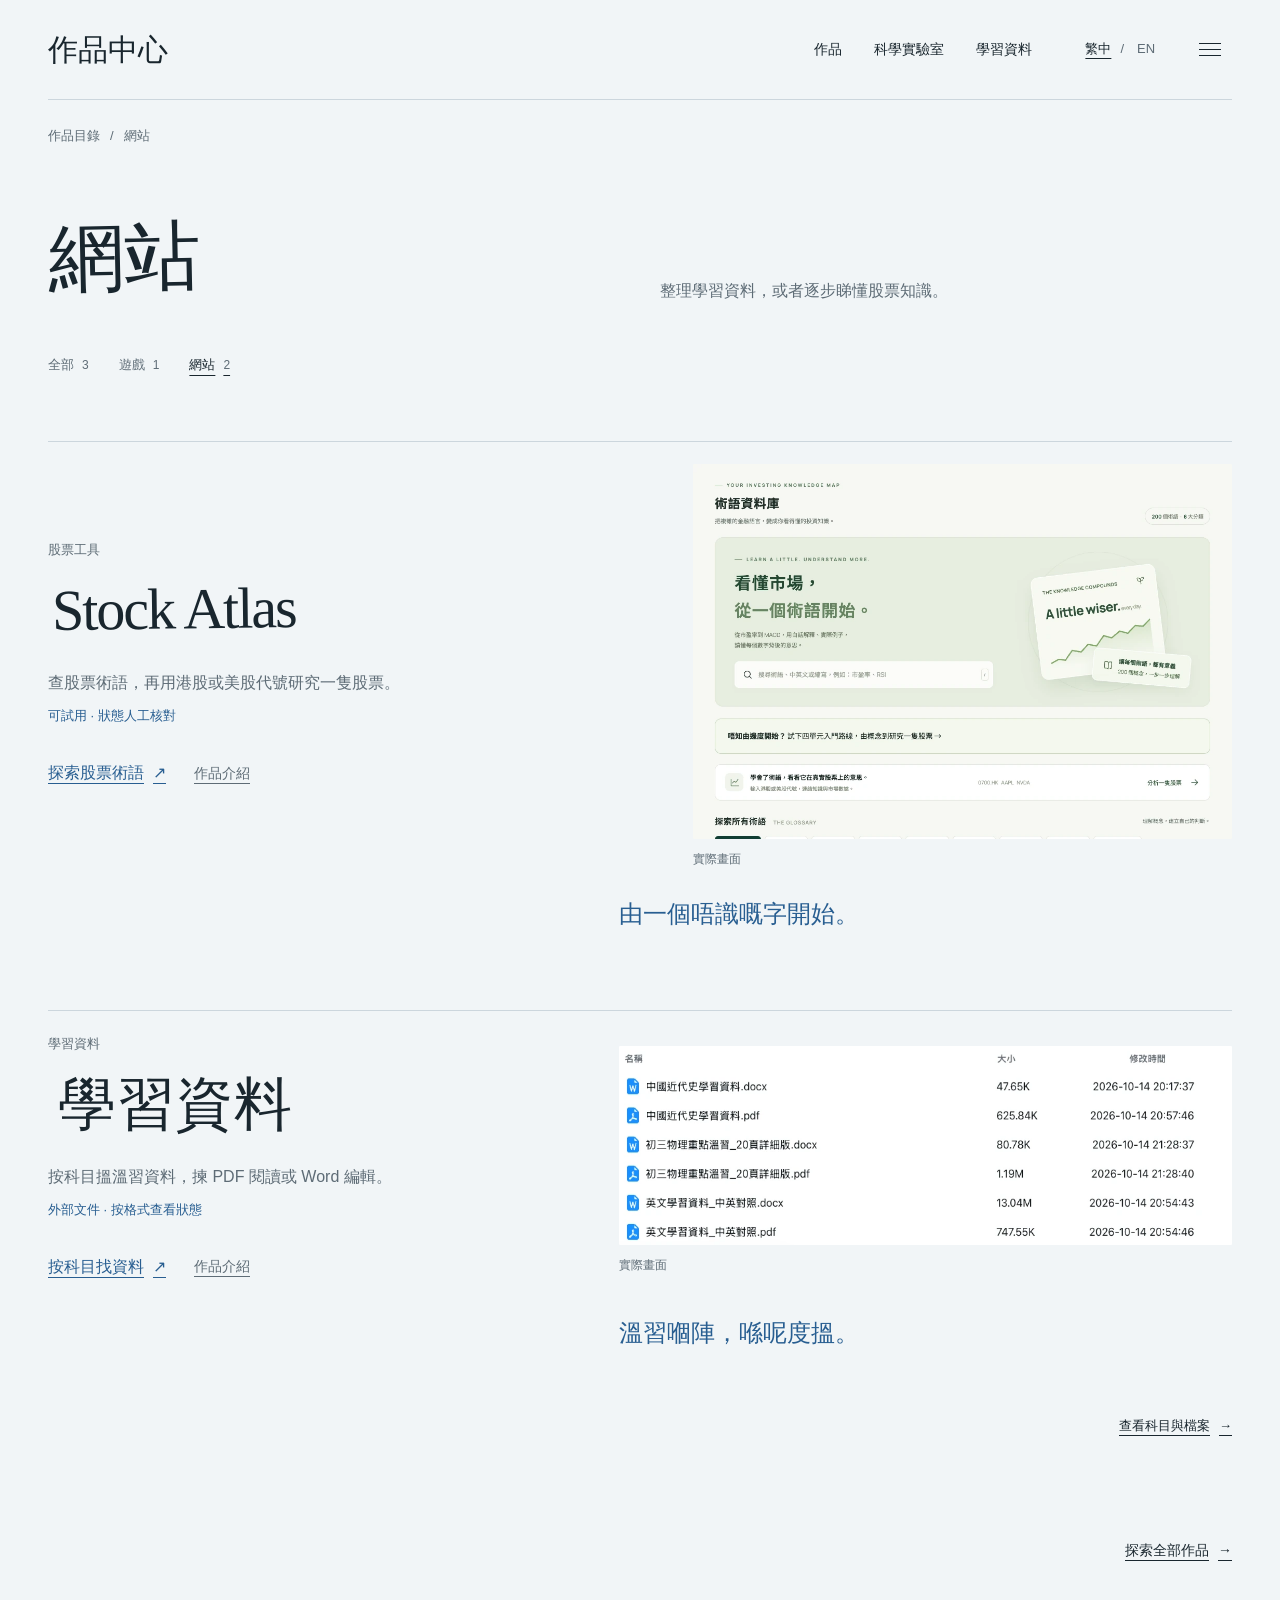
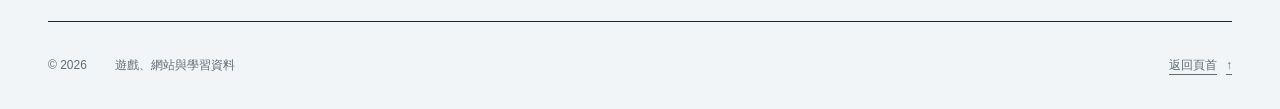
<file: categories/websites.html>
<!doctype html>
<html lang="zh-HK">
<head>
<meta charset="utf-8">
<meta name="viewport" content="width=device-width,initial-scale=1">
<title>網站 | 作品中心</title>
<meta name="description" content="整理學習資料，或者逐步睇懂股票知識。">
<meta name="theme-color" content="#f1f5f7">
<link rel="canonical" href="https://freedomxjayden-web.github.io/portfolio/categories/websites.html">
<meta property="og:title" content="網站 | 作品中心">
<meta property="og:description" content="整理學習資料，或者逐步睇懂股票知識。">
<meta property="og:type" content="website">
<meta property="og:url" content="https://freedomxjayden-web.github.io/portfolio/categories/websites.html">
<meta property="og:image" content="https://freedomxjayden-web.github.io/portfolio/assets/share-websites.png">
<meta property="og:image:width" content="1200">
<meta property="og:image:height" content="630">
<meta property="og:image:alt" content="網站 | 作品中心">
<meta name="twitter:card" content="summary_large_image">
<link rel="icon" href="../favicon.svg?v=16" type="image/svg+xml">
<link rel="stylesheet" href="../styles.css?v=16">
<script src="../content.js?v=16" defer>
</script>
<script src="../script.js?v=16" defer>
</script>
</head>
<body id="top" data-page="websites">
<a class="skip-link" href="#main">
<span data-i18n="skip" >跳至主要內容</span>
</a>
<div class="page-shell">
<header class="site-header">
<a class="brand" href="../index.html#home">
<span data-i18n="portfolio" >作品中心</span>
</a>
<nav class="header-nav" aria-label="主要導覽">
<a href="../index.html#work" >
<span data-i18n="navWork" >作品</span>
</a>
<a href="../lab.html" >
<span data-i18n="navLab" >科學實驗室</span>
</a>
<a href="../study.html" >
<span data-i18n="navStudy" >學習資料</span>
</a>
</nav>
<div class="header-tools">
<div class="language-switch" role="group" data-i18n-label="language" aria-label="網站語言">
<button type="button" data-lang="zh" lang="zh-HK" aria-pressed="true">繁中</button>
<span aria-hidden="true">/</span>
<button type="button" data-lang="en" lang="en" aria-pressed="false">EN</button>
</div>
<button class="menu-button" type="button" aria-expanded="false" aria-controls="navigation-panel" data-i18n-label="menuOpen" aria-label="打開導覽選單">
<span class="menu-icon" aria-hidden="true">
<i>
</i>
<i>
</i>
<i>
</i>
</span>
</button>
</div>
</header>
<dialog id="navigation-panel" class="navigation-dialog" aria-labelledby="navigation-title">
<div class="drawer-header">
<h2 data-i18n="menuTitle" id="navigation-title">導覽</h2>
<button class="close-navigation" type="button" data-i18n-label="menuClose" aria-label="關閉導覽選單">
<span aria-hidden="true">×</span>
</button>
</div>
<p data-i18n="menuIntro" class="navigation-intro">瀏覽遊戲、網站及各件作品嘅實作資料。</p>
<nav id="primary-nav" class="main-nav" data-i18n-label="navLabel" aria-label="主要導覽">
<nav class="drawer-primary" aria-label="主要導覽">
<a href="../index.html#work" >
<span data-i18n="navWork" >作品</span>
</a>
<a href="../lab.html" >
<span data-i18n="navLab" >科學實驗室</span>
</a>
<a href="../study.html" >
<span data-i18n="navStudy" >學習資料</span>
</a>
</nav>
<a class="directory-link" href="../index.html#work">
<span data-i18n="directoryTitle" >作品目錄</span>
<span class="category-count">3</span>
</a>
<section class="nav-category">
<h3>
<a class="nav-category-link" href="../categories/games.html" >
<span data-i18n="categoryGames" >遊戲</span>
<span class="category-count">1</span>
</a>
</h3>
<a class="nav-project" href="../projects/cat-outpost.html" >
<img class="nav-icon" src="../assets/cat-outpost-icon.svg" width="48" height="48" alt="" aria-hidden="true">
<span>
<strong data-i18n="cat-outpost-title" >喵哨站</strong>
<span data-i18n="cat-outpost-menu" >貓咪塔防生存遊戲</span>
</span>
</a>
</section>
<section class="nav-category">
<h3>
<a class="nav-category-link" href="../categories/websites.html" aria-current="page">
<span data-i18n="categoryWebsites" >網站</span>
<span class="category-count">2</span>
</a>
</h3>
<a class="nav-project" href="../projects/cloud-drive.html" >
<img class="nav-icon" src="../assets/cloud-drive-icon.svg" width="48" height="48" alt="" aria-hidden="true">
<span>
<strong data-i18n="cloud-drive-title" >學習資料</strong>
<span data-i18n="cloud-drive-menu" >歷史、物理、英文溫習資料</span>
</span>
</a>
<a class="nav-project" href="../projects/stock-atlas.html" >
<img class="nav-icon" src="../assets/stock-atlas-icon.svg" width="48" height="48" alt="" aria-hidden="true">
<span>
<strong data-i18n="stock-atlas-title" >Stock Atlas</strong>
<span data-i18n="stock-atlas-menu" >股票術語與分析工具</span>
</span>
</a>
</section>
<div class="drawer-contacts">
<a class="text-link" href="https://www.instagram.com/freedomgunvdbeb/" target="_blank" rel="noopener noreferrer">
<span data-i18n="instagram" >Instagram</span>
<span aria-hidden="true">↗</span>
<span data-i18n="newTab" class="sr-only">（於新分頁開啟）</span>
</a>
<a class="text-link" href="https://github.com/freedomxjayden-web" target="_blank" rel="noopener noreferrer">
<span data-i18n="github" >GitHub</span>
<span aria-hidden="true">↗</span>
<span data-i18n="newTab" class="sr-only">（於新分頁開啟）</span>
</a>
</div>
</nav>
</dialog>
<noscript>
<nav class="static-navigation" aria-label="作品分類">
<nav class="drawer-primary" aria-label="主要導覽">
<a href="../index.html#work" >
<span data-i18n="navWork" >作品</span>
</a>
<a href="../lab.html" >
<span data-i18n="navLab" >科學實驗室</span>
</a>
<a href="../study.html" >
<span data-i18n="navStudy" >學習資料</span>
</a>
</nav>
<a class="directory-link" href="../index.html#work">作品目錄</a>
<section class="nav-category">
<h3>
<a class="nav-category-link" href="../categories/games.html" >
<span data-i18n="categoryGames" >遊戲</span>
<span class="category-count">1</span>
</a>
</h3>
<a class="nav-project" href="../projects/cat-outpost.html" >
<img class="nav-icon" src="../assets/cat-outpost-icon.svg" width="48" height="48" alt="" aria-hidden="true">
<span>
<strong data-i18n="cat-outpost-title" >喵哨站</strong>
<span data-i18n="cat-outpost-menu" >貓咪塔防生存遊戲</span>
</span>
</a>
</section>
<section class="nav-category">
<h3>
<a class="nav-category-link" href="../categories/websites.html" aria-current="page">
<span data-i18n="categoryWebsites" >網站</span>
<span class="category-count">2</span>
</a>
</h3>
<a class="nav-project" href="../projects/cloud-drive.html" >
<img class="nav-icon" src="../assets/cloud-drive-icon.svg" width="48" height="48" alt="" aria-hidden="true">
<span>
<strong data-i18n="cloud-drive-title" >學習資料</strong>
<span data-i18n="cloud-drive-menu" >歷史、物理、英文溫習資料</span>
</span>
</a>
<a class="nav-project" href="../projects/stock-atlas.html" >
<img class="nav-icon" src="../assets/stock-atlas-icon.svg" width="48" height="48" alt="" aria-hidden="true">
<span>
<strong data-i18n="stock-atlas-title" >Stock Atlas</strong>
<span data-i18n="stock-atlas-menu" >股票術語與分析工具</span>
</span>
</a>
</section>
</nav>
</noscript>
<main id="main" tabindex="-1">
<nav class="breadcrumbs" data-i18n-label="navLabel" aria-label="主要導覽">
<a href="../index.html">
<span data-i18n="directoryTitle" >作品目錄</span>
</a>
<span aria-hidden="true">/</span>
<span data-i18n="categoryWebsites" >網站</span>
</nav>
<section id="home" class="directory-intro category-intro" aria-labelledby="intro-title">
<h1 data-i18n="categoryWebsites" id="intro-title">網站</h1>
<p data-i18n="websitesDescription" >整理學習資料，或者逐步睇懂股票知識。</p>
</section>
<nav class="category-nav" data-i18n-label="categoryNavLabel" aria-label="作品分類">
<a href="../index.html" >
<span data-i18n="categoryAll" >全部</span>
<span class="category-count">3</span>
</a>
<a href="../categories/games.html" >
<span data-i18n="categoryGames" >遊戲</span>
<span class="category-count">1</span>
</a>
<a href="../categories/websites.html" aria-current="page">
<span data-i18n="categoryWebsites" >網站</span>
<span class="category-count">2</span>
</a>
</nav>
<section id="work" class="work-section" aria-labelledby="work-title">
<h2 data-i18n="categoryWebsites" id="work-title" class="sr-only">網站</h2>
<div class="projects-list index-list">
<article id="stock-atlas" class="project-card stock-project" aria-labelledby="stock-atlas-title">
<div class="project-copy">
<p class="project-category">
<span data-i18n="stock-atlas-category" >股票工具</span>
</p>
<h3 id="stock-atlas-title">
<a href="../projects/stock-atlas.html" data-project-title data-i18n="stock-atlas-title">Stock Atlas</a>
</h3>
<p data-i18n="stock-atlas-lede" class="project-lede">查股票術語，再用港股或美股代號研究一隻股票。</p>
<p data-i18n="statusAvailable" class="project-status">可試用 · 狀態人工核對</p>
<div class="project-actions">
<a class="primary-button" href="https://freedomxjayden-web.github.io/stock-atlas/" target="_blank" rel="noopener noreferrer">
<span data-i18n="stock-atlas-cta" >探索股票術語</span>
<span aria-hidden="true">↗</span>
<span data-i18n="newTab" class="sr-only">（於新分頁開啟）</span>
</a>
<a class="case-link" href="../projects/stock-atlas.html">
<span data-i18n="caseLink" >作品介紹</span>
</a>
</div>
</div>
<figure class="project-image">
<div class="project-visual stock-visual">
<a class="image-link" href="../assets/stock-atlas-v11.png" target="_blank" rel="noopener noreferrer" data-preview="stock-atlas" aria-label="放大預覽：Stock Atlas">
<picture>
<source type="image/webp" srcset="../assets/stock-atlas-cover.webp">
<img class="site-preview" src="../assets/stock-atlas-cover.png" data-full="../assets/stock-atlas-v11.png" data-full-alt-key="stockPreviewAlt" data-full-width="1280" data-full-height="800" width="1038" height="722" data-i18n-alt="stock-atlas-coverAlt" alt="Stock Atlas 實際術語資料庫，顯示知識介紹、搜尋欄同分類入口。" fetchpriority="high">
</picture>
</a>
</div>
<figcaption>
<span data-i18n="actualPreview" >實際畫面</span>
</figcaption>
</figure>
<p data-i18n="stockNote" class="paper-note">由一個唔識嘅字開始。</p>
</article>
<article id="cloud-drive" class="project-card study-project" aria-labelledby="cloud-drive-title">
<div class="project-copy">
<p class="project-category">
<span data-i18n="cloud-drive-category" >學習資料</span>
</p>
<h3 id="cloud-drive-title">
<a href="../projects/cloud-drive.html" data-project-title data-i18n="cloud-drive-title">學習資料</a>
</h3>
<p data-i18n="cloud-drive-lede" class="project-lede">按科目搵溫習資料，揀 PDF 閱讀或 Word 編輯。</p>
<p data-i18n="statusExternal" class="project-status">外部文件 · 按格式查看狀態</p>
<div class="project-actions">
<a class="primary-button" href="../study.html" target="_blank" rel="noopener noreferrer">
<span data-i18n="cloud-drive-cta" >按科目找資料</span>
<span aria-hidden="true">↗</span>
<span data-i18n="newTab" class="sr-only">（於新分頁開啟）</span>
</a>
<a class="case-link" href="../projects/cloud-drive.html">
<span data-i18n="caseLink" >作品介紹</span>
</a>
</div>
</div>
<figure class="project-image">
<div class="project-visual study-visual">
<a class="image-link" href="../assets/cloud-drive-files.png" target="_blank" rel="noopener noreferrer" data-preview="cloud-drive" aria-label="放大預覽：學習資料">
<picture>
<source type="image/webp" srcset="../assets/cloud-drive-cover.webp">
<img class="site-preview" src="../assets/cloud-drive-cover.png" data-full="../assets/cloud-drive-files.png" data-full-alt-key="previewAlt" data-full-width="926" data-full-height="301" width="926" height="301" data-i18n-alt="cloud-drive-coverAlt" alt="雲端檔案庫實際文件列表，包含三科嘅 PDF 同 Word 檔案。" loading="lazy">
</picture>
</a>
</div>
<figcaption>
<span data-i18n="actualPreview" >實際畫面</span>
</figcaption>
</figure>
<p data-i18n="cloudNote" class="paper-note">溫習嗰陣，喺呢度搵。</p>
</article>
</div>
<div class="work-footnote">
<a class="text-link" href="../study.html">
<span data-i18n="studyLink" >查看科目與檔案</span>
<span aria-hidden="true">→</span>
</a>
</div>
<div class="category-outro">
<a class="text-link" href="../index.html#work">
<span data-i18n="browseAll" >探索全部作品</span>
<span aria-hidden="true">→</span>
</a>
</div>
</section>
</main>
<dialog class="preview-dialog" aria-labelledby="preview-title">
<div class="dialog-header">
<div>
<p data-i18n="actualPreview" class="eyebrow">實際畫面</p>
<h2 id="preview-title">
</h2>
</div>
<button class="close-preview" type="button" autofocus>
<span data-i18n="closePreview" >關閉</span>
<span aria-hidden="true">×</span>
</button>
</div>
<div class="dialog-image-wrap">
<img id="preview-image" alt="" width="1280" height="800">
</div>
<div class="dialog-bottom">
<p data-i18n="screenshotNote" class="dialog-note">截圖保留擷取當日嘅畫面。</p>
<a class="primary-button preview-open-project" href="https://alist-free-drive.onrender.com/GoogleDrive/study" target="_blank" rel="noopener noreferrer">
<span data-i18n="openProject" >打開作品</span>
<span aria-hidden="true">↗</span>
<span data-i18n="newTab" class="sr-only">（於新分頁開啟）</span>
</a>
</div>
</dialog>
<footer class="site-footer">
<span>© <span id="year">2026</span>
</span>
<span data-i18n="footerLine" class="footer-line">遊戲、網站與學習資料</span>
<a href="#top" class="back-top">
<span data-i18n="backTop" >返回頁首</span>
<span aria-hidden="true">↑</span>
</a>
</footer>
</div>
</body>
</html>
</file>
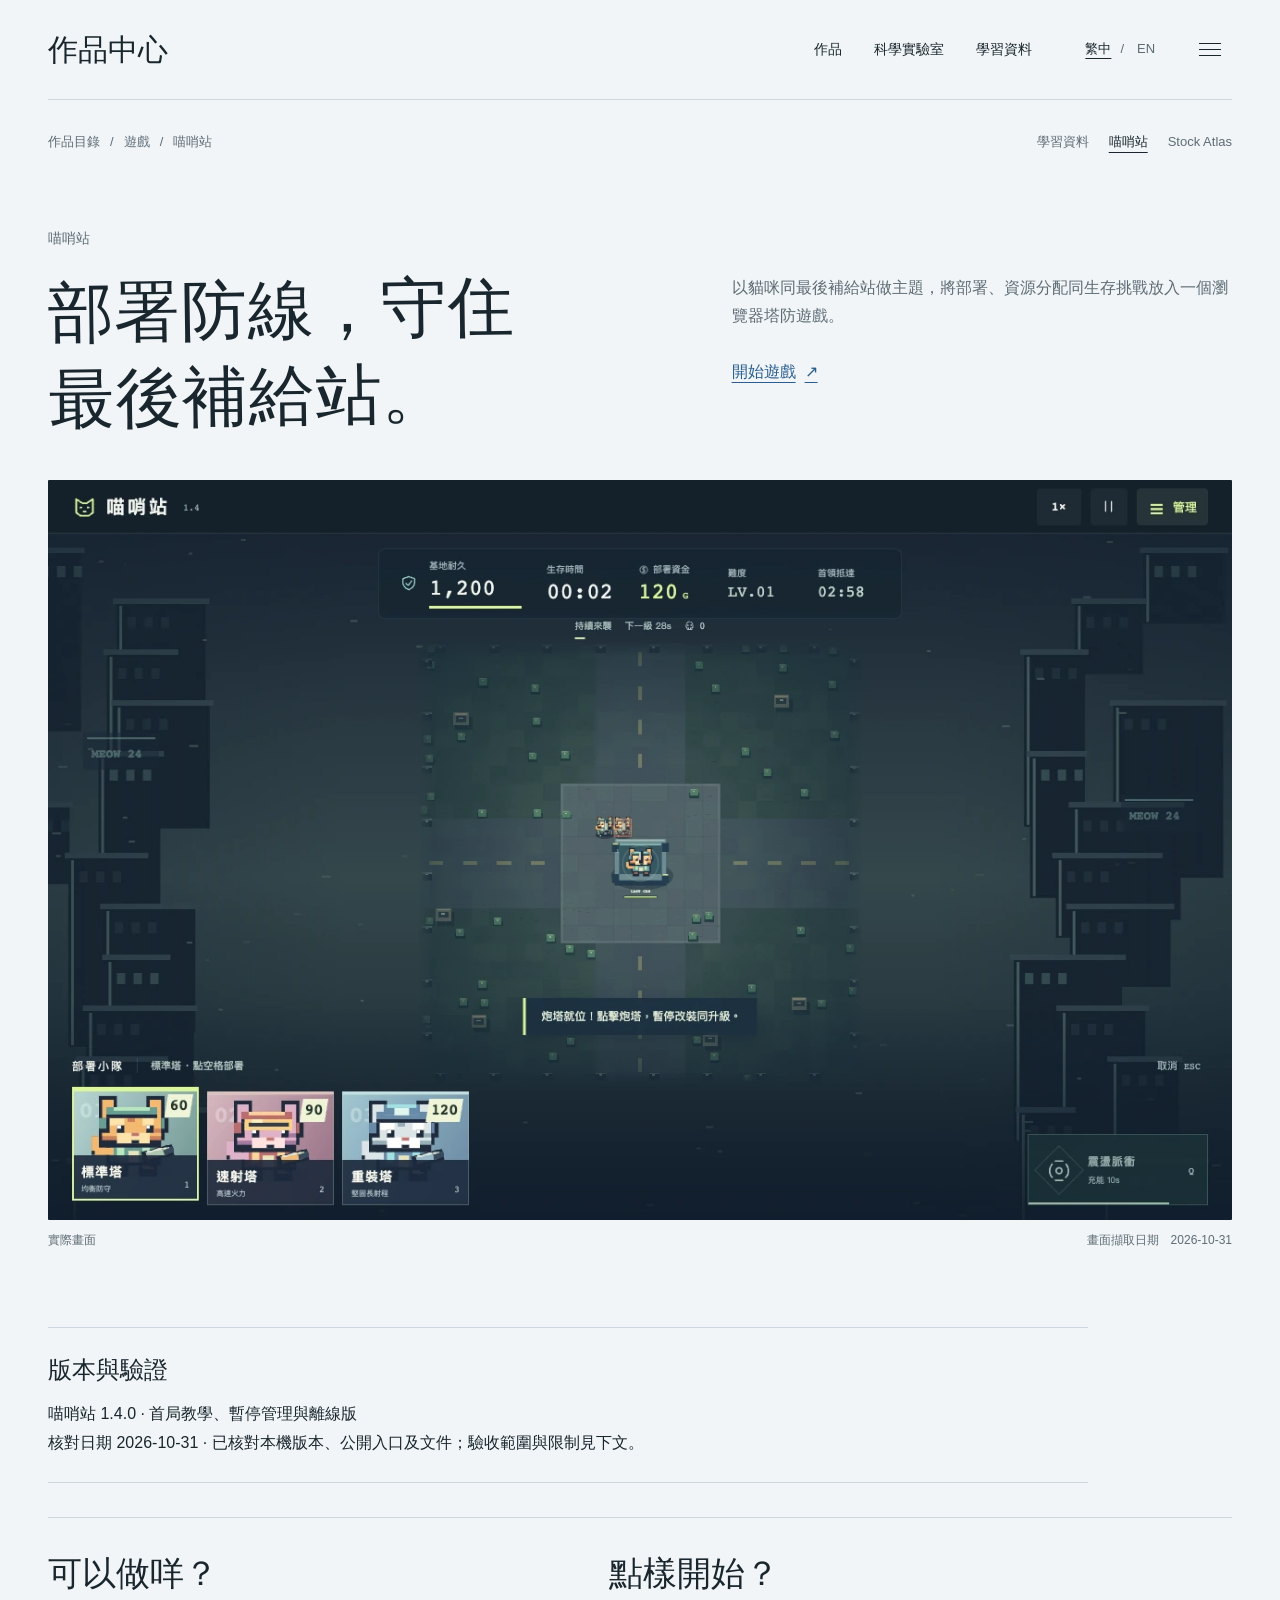
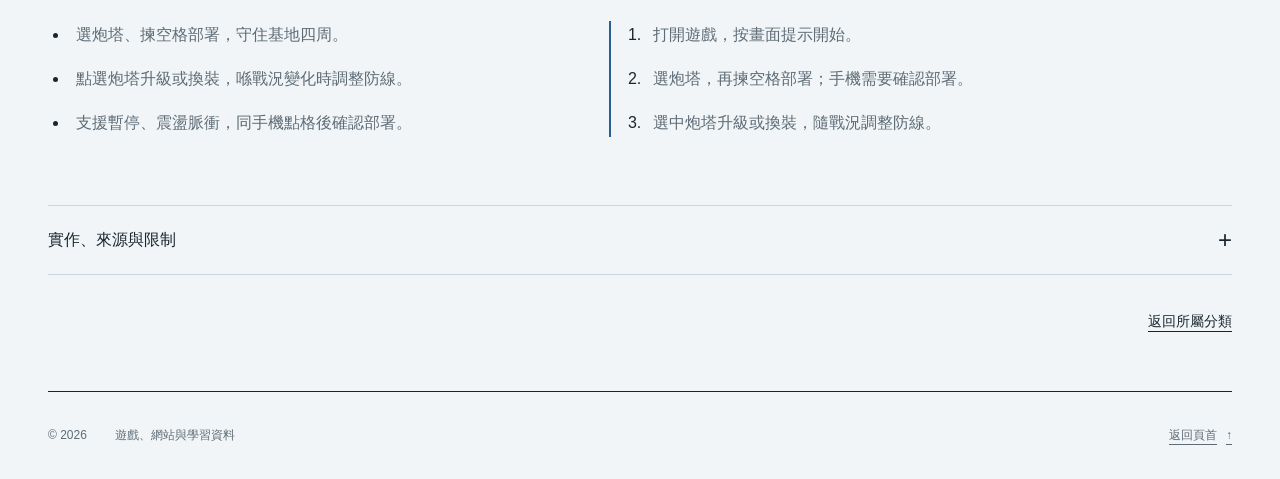
<file: projects/cat-outpost.html>
<!doctype html>
<html lang="zh-HK">
<head>
<meta charset="utf-8">
<meta name="viewport" content="width=device-width,initial-scale=1">
<title>喵哨站 | 作品中心</title>
<meta name="description" content="以貓咪同最後補給站做主題，將部署、資源分配同生存挑戰放入一個瀏覽器塔防遊戲。">
<meta name="theme-color" content="#f1f5f7">
<link rel="canonical" href="https://freedomxjayden-web.github.io/portfolio/projects/cat-outpost.html">
<meta property="og:title" content="喵哨站 | 作品中心">
<meta property="og:description" content="以貓咪同最後補給站做主題，將部署、資源分配同生存挑戰放入一個瀏覽器塔防遊戲。">
<meta property="og:type" content="website">
<meta property="og:url" content="https://freedomxjayden-web.github.io/portfolio/projects/cat-outpost.html">
<meta property="og:image" content="https://freedomxjayden-web.github.io/portfolio/assets/share-cat-outpost.png">
<meta property="og:image:width" content="1200">
<meta property="og:image:height" content="630">
<meta property="og:image:alt" content="喵哨站 | 作品中心">
<meta name="twitter:card" content="summary_large_image">
<link rel="icon" href="../favicon.svg?v=16" type="image/svg+xml">
<link rel="stylesheet" href="../styles.css?v=16">
<script src="../content.js?v=16" defer>
</script>
<script src="../script.js?v=16" defer>
</script>
</head>
<body id="top" data-page="cat-outpost">
<a class="skip-link" href="#main">
<span data-i18n="skip" >跳至主要內容</span>
</a>
<div class="page-shell">
<header class="site-header">
<a class="brand" href="../index.html#home">
<span data-i18n="portfolio" >作品中心</span>
</a>
<nav class="header-nav" aria-label="主要導覽">
<a href="../index.html#work" >
<span data-i18n="navWork" >作品</span>
</a>
<a href="../lab.html" >
<span data-i18n="navLab" >科學實驗室</span>
</a>
<a href="../study.html" >
<span data-i18n="navStudy" >學習資料</span>
</a>
</nav>
<div class="header-tools">
<div class="language-switch" role="group" data-i18n-label="language" aria-label="網站語言">
<button type="button" data-lang="zh" lang="zh-HK" aria-pressed="true">繁中</button>
<span aria-hidden="true">/</span>
<button type="button" data-lang="en" lang="en" aria-pressed="false">EN</button>
</div>
<button class="menu-button" type="button" aria-expanded="false" aria-controls="navigation-panel" data-i18n-label="menuOpen" aria-label="打開導覽選單">
<span class="menu-icon" aria-hidden="true">
<i>
</i>
<i>
</i>
<i>
</i>
</span>
</button>
</div>
</header>
<dialog id="navigation-panel" class="navigation-dialog" aria-labelledby="navigation-title">
<div class="drawer-header">
<h2 data-i18n="menuTitle" id="navigation-title">導覽</h2>
<button class="close-navigation" type="button" data-i18n-label="menuClose" aria-label="關閉導覽選單">
<span aria-hidden="true">×</span>
</button>
</div>
<p data-i18n="menuIntro" class="navigation-intro">瀏覽遊戲、網站及各件作品嘅實作資料。</p>
<nav id="primary-nav" class="main-nav" data-i18n-label="navLabel" aria-label="主要導覽">
<nav class="drawer-primary" aria-label="主要導覽">
<a href="../index.html#work" >
<span data-i18n="navWork" >作品</span>
</a>
<a href="../lab.html" >
<span data-i18n="navLab" >科學實驗室</span>
</a>
<a href="../study.html" >
<span data-i18n="navStudy" >學習資料</span>
</a>
</nav>
<a class="directory-link" href="../index.html#work">
<span data-i18n="directoryTitle" >作品目錄</span>
<span class="category-count">3</span>
</a>
<section class="nav-category">
<h3>
<a class="nav-category-link" href="../categories/games.html" >
<span data-i18n="categoryGames" >遊戲</span>
<span class="category-count">1</span>
</a>
</h3>
<a class="nav-project" href="../projects/cat-outpost.html" aria-current="page">
<img class="nav-icon" src="../assets/cat-outpost-icon.svg" width="48" height="48" alt="" aria-hidden="true">
<span>
<strong data-i18n="cat-outpost-title" >喵哨站</strong>
<span data-i18n="cat-outpost-menu" >貓咪塔防生存遊戲</span>
</span>
</a>
</section>
<section class="nav-category">
<h3>
<a class="nav-category-link" href="../categories/websites.html" >
<span data-i18n="categoryWebsites" >網站</span>
<span class="category-count">2</span>
</a>
</h3>
<a class="nav-project" href="../projects/cloud-drive.html" >
<img class="nav-icon" src="../assets/cloud-drive-icon.svg" width="48" height="48" alt="" aria-hidden="true">
<span>
<strong data-i18n="cloud-drive-title" >學習資料</strong>
<span data-i18n="cloud-drive-menu" >歷史、物理、英文溫習資料</span>
</span>
</a>
<a class="nav-project" href="../projects/stock-atlas.html" >
<img class="nav-icon" src="../assets/stock-atlas-icon.svg" width="48" height="48" alt="" aria-hidden="true">
<span>
<strong data-i18n="stock-atlas-title" >Stock Atlas</strong>
<span data-i18n="stock-atlas-menu" >股票術語與分析工具</span>
</span>
</a>
</section>
<div class="drawer-contacts">
<a class="text-link" href="https://www.instagram.com/freedomgunvdbeb/" target="_blank" rel="noopener noreferrer">
<span data-i18n="instagram" >Instagram</span>
<span aria-hidden="true">↗</span>
<span data-i18n="newTab" class="sr-only">（於新分頁開啟）</span>
</a>
<a class="text-link" href="https://github.com/freedomxjayden-web" target="_blank" rel="noopener noreferrer">
<span data-i18n="github" >GitHub</span>
<span aria-hidden="true">↗</span>
<span data-i18n="newTab" class="sr-only">（於新分頁開啟）</span>
</a>
</div>
</nav>
</dialog>
<noscript>
<nav class="static-navigation" aria-label="作品分類">
<nav class="drawer-primary" aria-label="主要導覽">
<a href="../index.html#work" >
<span data-i18n="navWork" >作品</span>
</a>
<a href="../lab.html" >
<span data-i18n="navLab" >科學實驗室</span>
</a>
<a href="../study.html" >
<span data-i18n="navStudy" >學習資料</span>
</a>
</nav>
<a class="directory-link" href="../index.html#work">作品目錄</a>
<section class="nav-category">
<h3>
<a class="nav-category-link" href="../categories/games.html" >
<span data-i18n="categoryGames" >遊戲</span>
<span class="category-count">1</span>
</a>
</h3>
<a class="nav-project" href="../projects/cat-outpost.html" aria-current="page">
<img class="nav-icon" src="../assets/cat-outpost-icon.svg" width="48" height="48" alt="" aria-hidden="true">
<span>
<strong data-i18n="cat-outpost-title" >喵哨站</strong>
<span data-i18n="cat-outpost-menu" >貓咪塔防生存遊戲</span>
</span>
</a>
</section>
<section class="nav-category">
<h3>
<a class="nav-category-link" href="../categories/websites.html" >
<span data-i18n="categoryWebsites" >網站</span>
<span class="category-count">2</span>
</a>
</h3>
<a class="nav-project" href="../projects/cloud-drive.html" >
<img class="nav-icon" src="../assets/cloud-drive-icon.svg" width="48" height="48" alt="" aria-hidden="true">
<span>
<strong data-i18n="cloud-drive-title" >學習資料</strong>
<span data-i18n="cloud-drive-menu" >歷史、物理、英文溫習資料</span>
</span>
</a>
<a class="nav-project" href="../projects/stock-atlas.html" >
<img class="nav-icon" src="../assets/stock-atlas-icon.svg" width="48" height="48" alt="" aria-hidden="true">
<span>
<strong data-i18n="stock-atlas-title" >Stock Atlas</strong>
<span data-i18n="stock-atlas-menu" >股票術語與分析工具</span>
</span>
</a>
</section>
</nav>
</noscript>
<main id="main" tabindex="-1">
<div class="project-page-top">
<nav class="breadcrumbs" data-i18n-label="navLabel" aria-label="主要導覽">
<a href="../index.html#work">
<span data-i18n="directoryTitle" >作品目錄</span>
</a>
<span aria-hidden="true">/</span>
<a href="../categories/games.html">
<span data-i18n="categoryGames" >遊戲</span>
</a>
<span aria-hidden="true">/</span>
<span data-i18n="cat-outpost-title" >喵哨站</span>
</nav>
<nav class="project-nav" data-i18n-label="projectNavLabel" aria-label="切換作品">
<a href="cloud-drive.html" >
<span data-i18n="cloud-drive-title" >學習資料</span>
</a>
<a href="cat-outpost.html" aria-current="page">
<span data-i18n="cat-outpost-title" >喵哨站</span>
</a>
<a href="stock-atlas.html" >
<span data-i18n="stock-atlas-title" >Stock Atlas</span>
</a>
</nav>
</div>
<article id="cat-outpost" class="project-page" aria-labelledby="case-title">
<header class="project-hero">
<div class="project-introduction">
<div class="hero-heading">
<div class="project-identity">
<span data-project-title data-i18n="cat-outpost-title">喵哨站</span>
</div>
<h1 data-i18n="cat-outpost-headline" id="case-title">部署防線，守住最後補給站。</h1>
</div>
<div class="hero-summary">
<p data-i18n="cat-outpost-purpose" class="case-purpose">以貓咪同最後補給站做主題，將部署、資源分配同生存挑戰放入一個瀏覽器塔防遊戲。</p>
<div class="case-hero-actions">
<a class="primary-button" href="https://freedomxjayden-web.github.io/cat-outpost-360/" target="_blank" rel="noopener noreferrer">
<span data-i18n="cat-outpost-cta" >開始遊戲</span>
<span aria-hidden="true">↗</span>
<span data-i18n="newTab" class="sr-only">（於新分頁開啟）</span>
</a>
</div>
</div>
</div>
<figure class="case-figure">
<div class="project-visual game-visual">
<a class="image-link" href="../assets/cat-outpost-v14.png" target="_blank" rel="noopener noreferrer" data-preview="cat-outpost" aria-label="放大預覽：喵哨站">
<picture>
<source type="image/webp" srcset="../assets/cat-outpost-v14.webp">
<img class="site-preview" src="../assets/cat-outpost-v14.png" data-full="../assets/cat-outpost-v14.png" data-full-alt-key="gamePreviewAlt" data-full-width="1280" data-full-height="800" width="1280" height="800" data-i18n-alt="gamePreviewAlt" alt="喵哨站實際遊玩畫面，基地四周已部署炮塔，畫面包含生存狀態及部署選項。" fetchpriority="high">
</picture>
</a>
</div>
<figcaption>
<span data-i18n="actualPreview" >實際畫面</span>
<span>
<span data-i18n="screenshotDate" >畫面擷取日期</span> <time datetime="2026-10-31">2026-10-31</time>
</span>
</figcaption>
</figure>
</header>
<section class="case-evidence">
<h2 data-i18n="caseVersion" >版本與驗證</h2>
<p data-i18n="cat-outpost-evidence" >喵哨站 1.4.0 · 首局教學、暫停管理與離線版</p>
<p>
<span data-i18n="statusDate" >核對日期</span> <time datetime="2026-10-31">2026-10-31</time> · <span data-i18n="caseLocal" >已核對本機版本、公開入口及文件；驗收範圍與限制見下文。</span>
</p>
</section>
<div class="project-guide">
<section class="guide-block">
<h2 data-i18n="featuresTitle" >可以做咩？</h2>
<ul class="feature-list">
<li data-i18n="cat-outpost-features0" >選炮塔、揀空格部署，守住基地四周。</li>
<li data-i18n="cat-outpost-features1" >點選炮塔升級或換裝，喺戰況變化時調整防線。</li>
<li data-i18n="cat-outpost-features2" >支援暫停、震盪脈衝，同手機點格後確認部署。</li>
</ul>
</section>
<section class="guide-block">
<h2 data-i18n="usageTitle" >點樣開始？</h2>
<ol class="usage-list">
<li data-i18n="cat-outpost-use0" >打開遊戲，按畫面提示開始。</li>
<li data-i18n="cat-outpost-use1" >選炮塔，再揀空格部署；手機需要確認部署。</li>
<li data-i18n="cat-outpost-use2" >選中炮塔升級或換裝，隨戰況調整防線。</li>
</ol>
</section>
</div>
<details id="implementation" class="implementation-disclosure">
<summary>
<span data-i18n="detailsTitle" >實作、來源與限制</span>
<span class="disclosure-icon" aria-hidden="true">+</span>
</summary>
<div class="implementation-content">
<section class="case-block">
<h2 data-i18n="buildTitle" >點樣實作？</h2>
<p data-i18n="cat-outpost-build0" >遊戲喺瀏覽器本機運行。公開部署包含 HTML 入口、JavaScript 同 CSS 資源，透過 GitHub Pages 發布。</p>
<p data-i18n="cat-outpost-build1" >最高生存紀錄同音效設定保存在瀏覽器本機，毋須登入。介面提供選塔、部署、升級同換裝嘅操作流程。</p>
<p data-i18n="cat-outpost-build2" >可略過嘅首局教學帶你部署、升級同使用脈衝；管理、手動、教學及分頁暫停分開處理。</p>
</section>
<section class="case-block">
<h2 data-i18n="proofTitle" >驗證與限制</h2>
<p data-i18n="cat-outpost-proof0" >1.4.0 於 2026-10-31 通過 45 項規則及教學測試；正式網站已核對成功部署推進教學、管理入口及下載版離線遊玩。實體手機及真人試用未完成。</p>
<p data-i18n="cat-outpost-proof1" >公開儲存庫主要存放正式部署檔案，未公開嘅原始架構、演算法同開發流程不作推測。</p>
<p data-i18n="cat-outpost-proof2" >本機紀錄依賴瀏覽器儲存；清除網站資料或轉用其他裝置，紀錄唔會自動同步。</p>
<h3 data-i18n="sourceLabel" class="source-heading">參考公開資料</h3>
<div class="source-links">
<a class="text-link" href="https://github.com/freedomxjayden-web/cat-outpost-360" target="_blank" rel="noopener noreferrer">
<span data-i18n="cat-outpost-source0" >公開部署與操作說明</span>
<span aria-hidden="true">↗</span>
<span data-i18n="newTab" class="sr-only">（於新分頁開啟）</span>
</a>
</div>
</section>
</div>
</details>
<nav class="case-return">
<a class="text-link" href="../categories/games.html">
<span data-i18n="backCategory" >返回所屬分類</span>
</a>
</nav>
</article>
</main>
<dialog class="preview-dialog" aria-labelledby="preview-title">
<div class="dialog-header">
<div>
<p data-i18n="actualPreview" class="eyebrow">實際畫面</p>
<h2 id="preview-title">
</h2>
</div>
<button class="close-preview" type="button" autofocus>
<span data-i18n="closePreview" >關閉</span>
<span aria-hidden="true">×</span>
</button>
</div>
<div class="dialog-image-wrap">
<img id="preview-image" alt="" width="1280" height="800">
</div>
<div class="dialog-bottom">
<p data-i18n="screenshotNote" class="dialog-note">截圖保留擷取當日嘅畫面。</p>
<a class="primary-button preview-open-project" href="https://alist-free-drive.onrender.com/GoogleDrive/study" target="_blank" rel="noopener noreferrer">
<span data-i18n="openProject" >打開作品</span>
<span aria-hidden="true">↗</span>
<span data-i18n="newTab" class="sr-only">（於新分頁開啟）</span>
</a>
</div>
</dialog>
<footer class="site-footer">
<span>© <span id="year">2026</span>
</span>
<span data-i18n="footerLine" class="footer-line">遊戲、網站與學習資料</span>
<a href="#top" class="back-top">
<span data-i18n="backTop" >返回頁首</span>
<span aria-hidden="true">↑</span>
</a>
</footer>
</div>
</body>
</html>
</file>
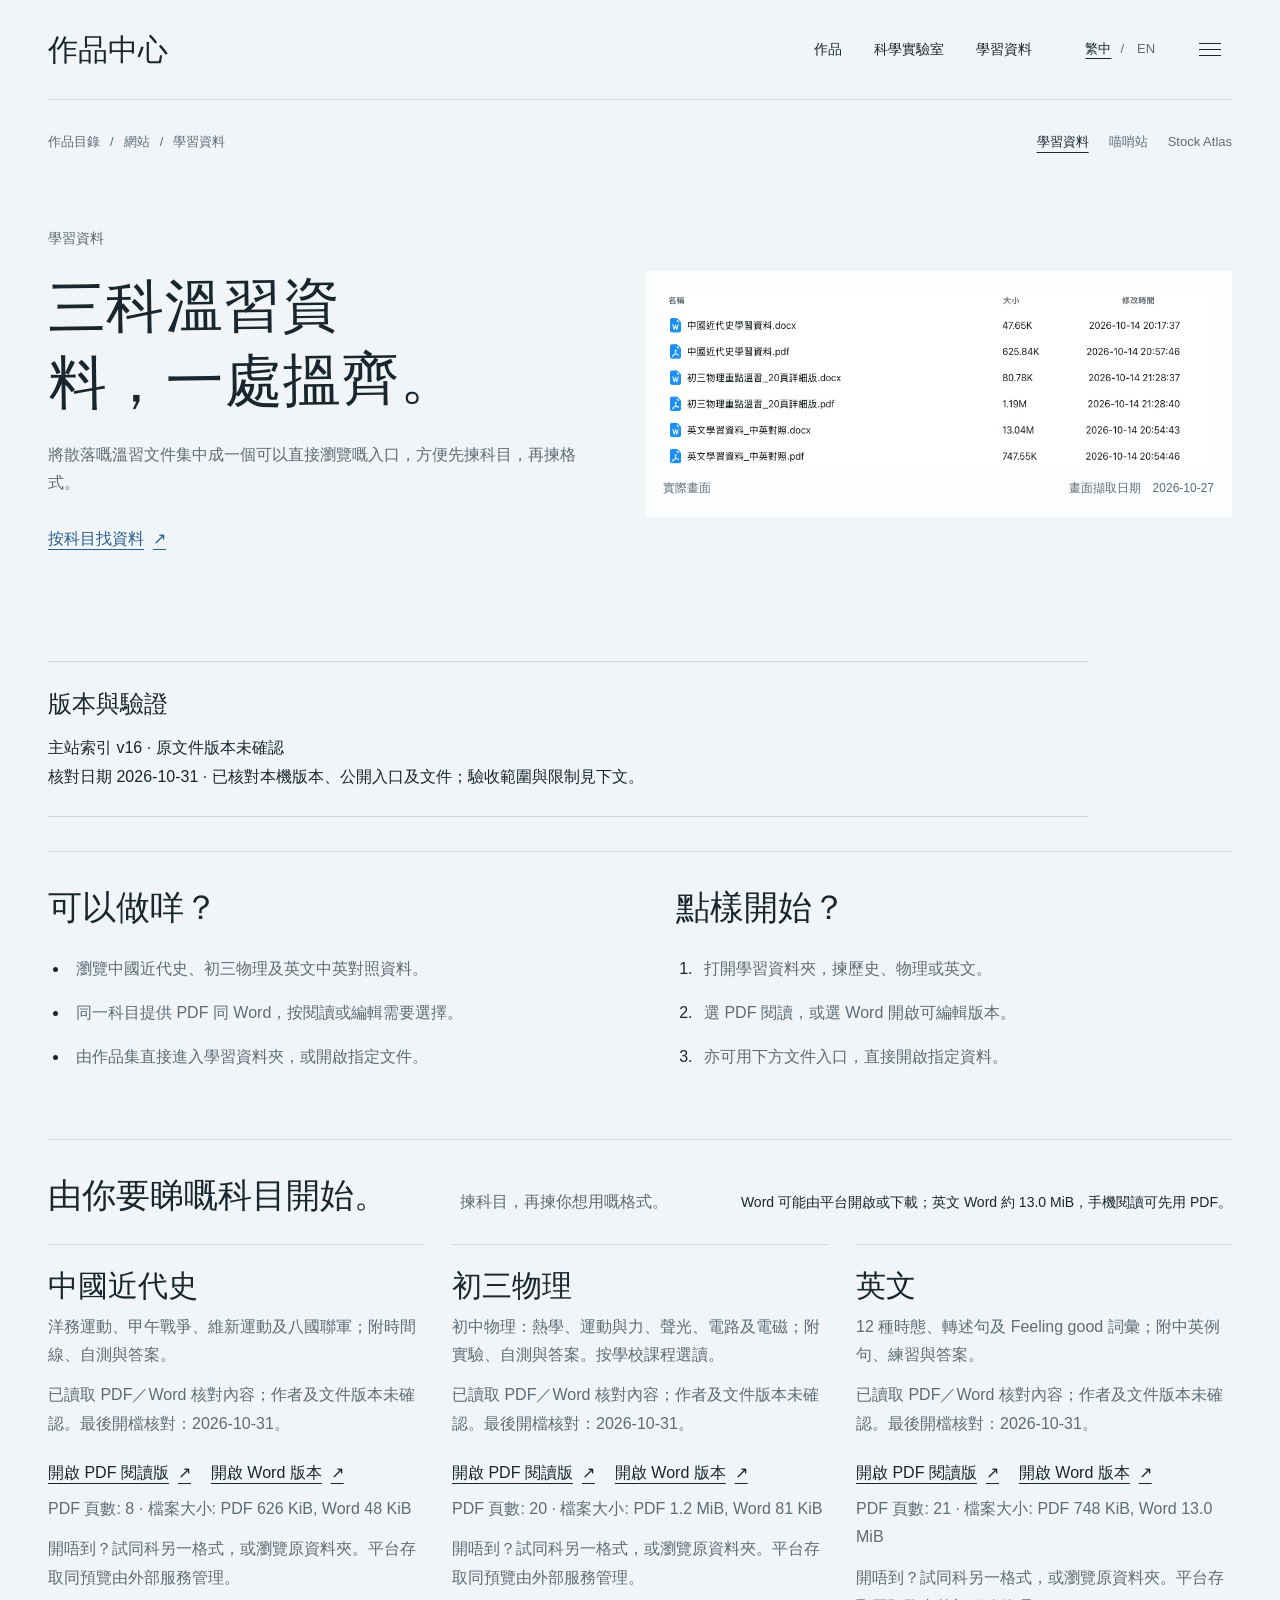
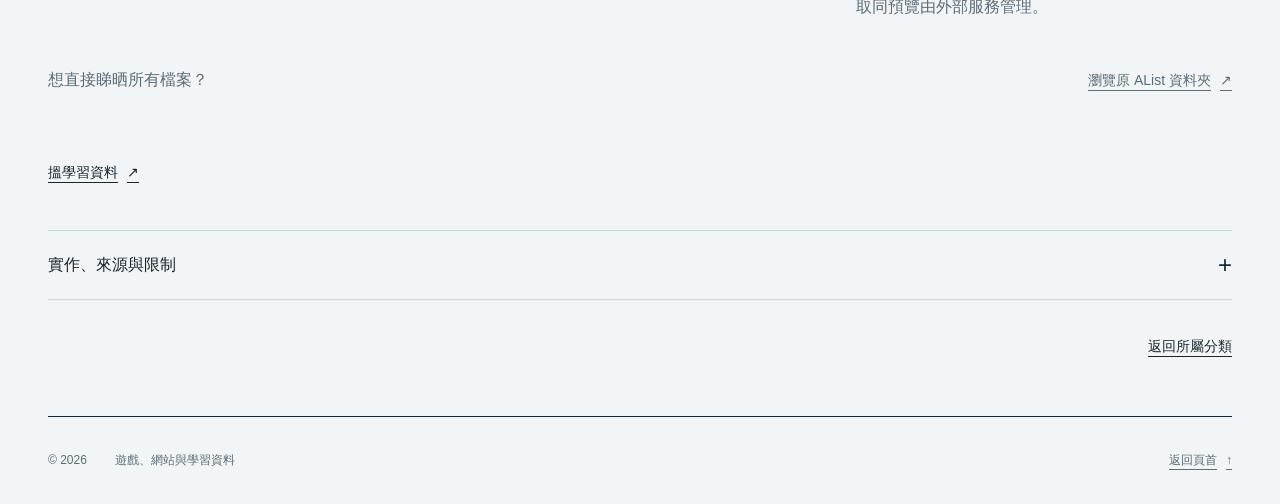
<file: projects/cloud-drive.html>
<!doctype html>
<html lang="zh-HK">
<head>
<meta charset="utf-8">
<meta name="viewport" content="width=device-width,initial-scale=1">
<title>學習資料 | 作品中心</title>
<meta name="description" content="將散落嘅溫習文件集中成一個可以直接瀏覽嘅入口，方便先揀科目，再揀格式。">
<meta name="theme-color" content="#f1f5f7">
<link rel="canonical" href="https://freedomxjayden-web.github.io/portfolio/projects/cloud-drive.html">
<meta property="og:title" content="學習資料 | 作品中心">
<meta property="og:description" content="將散落嘅溫習文件集中成一個可以直接瀏覽嘅入口，方便先揀科目，再揀格式。">
<meta property="og:type" content="website">
<meta property="og:url" content="https://freedomxjayden-web.github.io/portfolio/projects/cloud-drive.html">
<meta property="og:image" content="https://freedomxjayden-web.github.io/portfolio/assets/share-cloud-drive.png">
<meta property="og:image:width" content="1200">
<meta property="og:image:height" content="630">
<meta property="og:image:alt" content="學習資料 | 作品中心">
<meta name="twitter:card" content="summary_large_image">
<link rel="icon" href="../favicon.svg?v=16" type="image/svg+xml">
<link rel="stylesheet" href="../styles.css?v=16">
<script src="../content.js?v=16" defer>
</script>
<script src="../script.js?v=16" defer>
</script>
</head>
<body id="top" data-page="cloud-drive">
<a class="skip-link" href="#main">
<span data-i18n="skip" >跳至主要內容</span>
</a>
<div class="page-shell">
<header class="site-header">
<a class="brand" href="../index.html#home">
<span data-i18n="portfolio" >作品中心</span>
</a>
<nav class="header-nav" aria-label="主要導覽">
<a href="../index.html#work" >
<span data-i18n="navWork" >作品</span>
</a>
<a href="../lab.html" >
<span data-i18n="navLab" >科學實驗室</span>
</a>
<a href="../study.html" >
<span data-i18n="navStudy" >學習資料</span>
</a>
</nav>
<div class="header-tools">
<div class="language-switch" role="group" data-i18n-label="language" aria-label="網站語言">
<button type="button" data-lang="zh" lang="zh-HK" aria-pressed="true">繁中</button>
<span aria-hidden="true">/</span>
<button type="button" data-lang="en" lang="en" aria-pressed="false">EN</button>
</div>
<button class="menu-button" type="button" aria-expanded="false" aria-controls="navigation-panel" data-i18n-label="menuOpen" aria-label="打開導覽選單">
<span class="menu-icon" aria-hidden="true">
<i>
</i>
<i>
</i>
<i>
</i>
</span>
</button>
</div>
</header>
<dialog id="navigation-panel" class="navigation-dialog" aria-labelledby="navigation-title">
<div class="drawer-header">
<h2 data-i18n="menuTitle" id="navigation-title">導覽</h2>
<button class="close-navigation" type="button" data-i18n-label="menuClose" aria-label="關閉導覽選單">
<span aria-hidden="true">×</span>
</button>
</div>
<p data-i18n="menuIntro" class="navigation-intro">瀏覽遊戲、網站及各件作品嘅實作資料。</p>
<nav id="primary-nav" class="main-nav" data-i18n-label="navLabel" aria-label="主要導覽">
<nav class="drawer-primary" aria-label="主要導覽">
<a href="../index.html#work" >
<span data-i18n="navWork" >作品</span>
</a>
<a href="../lab.html" >
<span data-i18n="navLab" >科學實驗室</span>
</a>
<a href="../study.html" >
<span data-i18n="navStudy" >學習資料</span>
</a>
</nav>
<a class="directory-link" href="../index.html#work">
<span data-i18n="directoryTitle" >作品目錄</span>
<span class="category-count">3</span>
</a>
<section class="nav-category">
<h3>
<a class="nav-category-link" href="../categories/games.html" >
<span data-i18n="categoryGames" >遊戲</span>
<span class="category-count">1</span>
</a>
</h3>
<a class="nav-project" href="../projects/cat-outpost.html" >
<img class="nav-icon" src="../assets/cat-outpost-icon.svg" width="48" height="48" alt="" aria-hidden="true">
<span>
<strong data-i18n="cat-outpost-title" >喵哨站</strong>
<span data-i18n="cat-outpost-menu" >貓咪塔防生存遊戲</span>
</span>
</a>
</section>
<section class="nav-category">
<h3>
<a class="nav-category-link" href="../categories/websites.html" >
<span data-i18n="categoryWebsites" >網站</span>
<span class="category-count">2</span>
</a>
</h3>
<a class="nav-project" href="../projects/cloud-drive.html" aria-current="page">
<img class="nav-icon" src="../assets/cloud-drive-icon.svg" width="48" height="48" alt="" aria-hidden="true">
<span>
<strong data-i18n="cloud-drive-title" >學習資料</strong>
<span data-i18n="cloud-drive-menu" >歷史、物理、英文溫習資料</span>
</span>
</a>
<a class="nav-project" href="../projects/stock-atlas.html" >
<img class="nav-icon" src="../assets/stock-atlas-icon.svg" width="48" height="48" alt="" aria-hidden="true">
<span>
<strong data-i18n="stock-atlas-title" >Stock Atlas</strong>
<span data-i18n="stock-atlas-menu" >股票術語與分析工具</span>
</span>
</a>
</section>
<div class="drawer-contacts">
<a class="text-link" href="https://www.instagram.com/freedomgunvdbeb/" target="_blank" rel="noopener noreferrer">
<span data-i18n="instagram" >Instagram</span>
<span aria-hidden="true">↗</span>
<span data-i18n="newTab" class="sr-only">（於新分頁開啟）</span>
</a>
<a class="text-link" href="https://github.com/freedomxjayden-web" target="_blank" rel="noopener noreferrer">
<span data-i18n="github" >GitHub</span>
<span aria-hidden="true">↗</span>
<span data-i18n="newTab" class="sr-only">（於新分頁開啟）</span>
</a>
</div>
</nav>
</dialog>
<noscript>
<nav class="static-navigation" aria-label="作品分類">
<nav class="drawer-primary" aria-label="主要導覽">
<a href="../index.html#work" >
<span data-i18n="navWork" >作品</span>
</a>
<a href="../lab.html" >
<span data-i18n="navLab" >科學實驗室</span>
</a>
<a href="../study.html" >
<span data-i18n="navStudy" >學習資料</span>
</a>
</nav>
<a class="directory-link" href="../index.html#work">作品目錄</a>
<section class="nav-category">
<h3>
<a class="nav-category-link" href="../categories/games.html" >
<span data-i18n="categoryGames" >遊戲</span>
<span class="category-count">1</span>
</a>
</h3>
<a class="nav-project" href="../projects/cat-outpost.html" >
<img class="nav-icon" src="../assets/cat-outpost-icon.svg" width="48" height="48" alt="" aria-hidden="true">
<span>
<strong data-i18n="cat-outpost-title" >喵哨站</strong>
<span data-i18n="cat-outpost-menu" >貓咪塔防生存遊戲</span>
</span>
</a>
</section>
<section class="nav-category">
<h3>
<a class="nav-category-link" href="../categories/websites.html" >
<span data-i18n="categoryWebsites" >網站</span>
<span class="category-count">2</span>
</a>
</h3>
<a class="nav-project" href="../projects/cloud-drive.html" aria-current="page">
<img class="nav-icon" src="../assets/cloud-drive-icon.svg" width="48" height="48" alt="" aria-hidden="true">
<span>
<strong data-i18n="cloud-drive-title" >學習資料</strong>
<span data-i18n="cloud-drive-menu" >歷史、物理、英文溫習資料</span>
</span>
</a>
<a class="nav-project" href="../projects/stock-atlas.html" >
<img class="nav-icon" src="../assets/stock-atlas-icon.svg" width="48" height="48" alt="" aria-hidden="true">
<span>
<strong data-i18n="stock-atlas-title" >Stock Atlas</strong>
<span data-i18n="stock-atlas-menu" >股票術語與分析工具</span>
</span>
</a>
</section>
</nav>
</noscript>
<main id="main" tabindex="-1">
<div class="project-page-top">
<nav class="breadcrumbs" data-i18n-label="navLabel" aria-label="主要導覽">
<a href="../index.html#work">
<span data-i18n="directoryTitle" >作品目錄</span>
</a>
<span aria-hidden="true">/</span>
<a href="../categories/websites.html">
<span data-i18n="categoryWebsites" >網站</span>
</a>
<span aria-hidden="true">/</span>
<span data-i18n="cloud-drive-title" >學習資料</span>
</nav>
<nav class="project-nav" data-i18n-label="projectNavLabel" aria-label="切換作品">
<a href="cloud-drive.html" aria-current="page">
<span data-i18n="cloud-drive-title" >學習資料</span>
</a>
<a href="cat-outpost.html" >
<span data-i18n="cat-outpost-title" >喵哨站</span>
</a>
<a href="stock-atlas.html" >
<span data-i18n="stock-atlas-title" >Stock Atlas</span>
</a>
</nav>
</div>
<article id="cloud-drive" class="project-page" aria-labelledby="case-title">
<header class="project-hero">
<div class="project-introduction">
<div class="hero-heading">
<div class="project-identity">
<span data-project-title data-i18n="cloud-drive-title">學習資料</span>
</div>
<h1 data-i18n="cloud-drive-headline" id="case-title">三科溫習資料，一處搵齊。</h1>
</div>
<div class="hero-summary">
<p data-i18n="cloud-drive-purpose" class="case-purpose">將散落嘅溫習文件集中成一個可以直接瀏覽嘅入口，方便先揀科目，再揀格式。</p>
<div class="case-hero-actions">
<a class="primary-button" href="../study.html" target="_blank" rel="noopener noreferrer">
<span data-i18n="cloud-drive-cta" >按科目找資料</span>
<span aria-hidden="true">↗</span>
<span data-i18n="newTab" class="sr-only">（於新分頁開啟）</span>
</a>
</div>
</div>
</div>
<figure class="case-figure">
<div class="project-visual study-visual">
<a class="image-link" href="../assets/cloud-drive-files.png" target="_blank" rel="noopener noreferrer" data-preview="cloud-drive" aria-label="放大預覽：學習資料">
<picture>
<source type="image/webp" srcset="../assets/cloud-drive-files.webp">
<img class="site-preview" src="../assets/cloud-drive-files.png" data-full="../assets/cloud-drive-files.png" data-full-alt-key="previewAlt" data-full-width="926" data-full-height="301" width="926" height="301" data-i18n-alt="previewAlt" alt="雲端檔案庫實際文件列表，列出歷史、物理及英文嘅 PDF 和 Word 文件。" fetchpriority="high">
</picture>
</a>
</div>
<figcaption>
<span data-i18n="actualPreview" >實際畫面</span>
<span>
<span data-i18n="screenshotDate" >畫面擷取日期</span> <time datetime="2026-10-27">2026-10-27</time>
</span>
</figcaption>
</figure>
</header>
<section class="case-evidence">
<h2 data-i18n="caseVersion" >版本與驗證</h2>
<p data-i18n="cloud-drive-evidence" >主站索引 v16 · 原文件版本未確認</p>
<p>
<span data-i18n="statusDate" >核對日期</span> <time datetime="2026-10-31">2026-10-31</time> · <span data-i18n="caseLocal" >已核對本機版本、公開入口及文件；驗收範圍與限制見下文。</span>
</p>
</section>
<div class="project-guide">
<section class="guide-block">
<h2 data-i18n="featuresTitle" >可以做咩？</h2>
<ul class="feature-list">
<li data-i18n="cloud-drive-features0" >瀏覽中國近代史、初三物理及英文中英對照資料。</li>
<li data-i18n="cloud-drive-features1" >同一科目提供 PDF 同 Word，按閱讀或編輯需要選擇。</li>
<li data-i18n="cloud-drive-features2" >由作品集直接進入學習資料夾，或開啟指定文件。</li>
</ul>
</section>
<section class="guide-block">
<h2 data-i18n="usageTitle" >點樣開始？</h2>
<ol class="usage-list">
<li data-i18n="cloud-drive-use0" >打開學習資料夾，揀歷史、物理或英文。</li>
<li data-i18n="cloud-drive-use1" >選 PDF 閱讀，或選 Word 開啟可編輯版本。</li>
<li data-i18n="cloud-drive-use2" >亦可用下方文件入口，直接開啟指定資料。</li>
</ol>
</section>
</div>
<section id="resources" class="resources-section" aria-labelledby="resources-title">
<div class="section-heading">
<h2 data-i18n="resourcesTitle" id="resources-title">由你要睇嘅科目開始。</h2>
<p data-i18n="resourcesDescription" class="section-description">揀科目，再揀你想用嘅格式。</p>
<p data-i18n="fileDownloadNote" class="file-help">Word 可能由平台開啟或下載；英文 Word 約 13.0 MiB，手機閱讀可先用 PDF。</p>
</div>
<div class="resources-grid">
<article class="resource-card">
<h3 data-i18n="historyTitle" >中國近代史</h3>
<p data-i18n="historyDescription" >洋務運動、甲午戰爭、維新運動及八國聯軍；附時間線、自測與答案。</p>
<p data-i18n="studyUnknown" class="file-metadata">已讀取 PDF／Word 核對內容；作者及文件版本未確認。最後開檔核對：2026-10-31。</p>
<div class="resource-actions" role="group" data-i18n-label="historyFormats" aria-label="中國近代史資料格式">
<a href="https://alist-free-drive.onrender.com/GoogleDrive/study/中國近代史學習資料.pdf" target="_blank" rel="noopener noreferrer">
<span data-i18n="studyRead" >開啟 PDF 閱讀版</span>
<span aria-hidden="true">↗</span>
<span data-i18n="newTab" class="sr-only">（於新分頁開啟）</span>
</a>
<a href="https://alist-free-drive.onrender.com/GoogleDrive/study/中國近代史學習資料.docx" target="_blank" rel="noopener noreferrer">
<span data-i18n="studyEdit" >開啟 Word 版本</span>
<span aria-hidden="true">↗</span>
<span data-i18n="newTab" class="sr-only">（於新分頁開啟）</span>
</a>
</div>
<p class="file-metadata">
<span data-i18n="filePages" >PDF 頁數</span>: 8 · <span data-i18n="fileSize" >檔案大小</span>: PDF 626 KiB, Word 48 KiB</p>
<p data-i18n="studyFailure" class="file-help">開唔到？試同科另一格式，或瀏覽原資料夾。平台存取同預覽由外部服務管理。</p>
</article>
<article class="resource-card">
<h3 data-i18n="physicsTitle" >初三物理</h3>
<p data-i18n="physicsDescription" >初中物理：熱學、運動與力、聲光、電路及電磁；附實驗、自測與答案。按學校課程選讀。</p>
<p data-i18n="studyUnknown" class="file-metadata">已讀取 PDF／Word 核對內容；作者及文件版本未確認。最後開檔核對：2026-10-31。</p>
<div class="resource-actions" role="group" data-i18n-label="physicsFormats" aria-label="初三物理資料格式">
<a href="https://alist-free-drive.onrender.com/GoogleDrive/study/初三物理重點溫習_20頁詳細版.pdf" target="_blank" rel="noopener noreferrer">
<span data-i18n="studyRead" >開啟 PDF 閱讀版</span>
<span aria-hidden="true">↗</span>
<span data-i18n="newTab" class="sr-only">（於新分頁開啟）</span>
</a>
<a href="https://alist-free-drive.onrender.com/GoogleDrive/study/初三物理重點溫習_20頁詳細版.docx" target="_blank" rel="noopener noreferrer">
<span data-i18n="studyEdit" >開啟 Word 版本</span>
<span aria-hidden="true">↗</span>
<span data-i18n="newTab" class="sr-only">（於新分頁開啟）</span>
</a>
</div>
<p class="file-metadata">
<span data-i18n="filePages" >PDF 頁數</span>: 20 · <span data-i18n="fileSize" >檔案大小</span>: PDF 1.2 MiB, Word 81 KiB</p>
<p data-i18n="studyFailure" class="file-help">開唔到？試同科另一格式，或瀏覽原資料夾。平台存取同預覽由外部服務管理。</p>
</article>
<article class="resource-card">
<h3 data-i18n="englishTitle" >英文</h3>
<p data-i18n="englishDescription" >12 種時態、轉述句及 Feeling good 詞彙；附中英例句、練習與答案。</p>
<p data-i18n="studyUnknown" class="file-metadata">已讀取 PDF／Word 核對內容；作者及文件版本未確認。最後開檔核對：2026-10-31。</p>
<div class="resource-actions" role="group" data-i18n-label="englishFormats" aria-label="英文資料格式">
<a href="https://alist-free-drive.onrender.com/GoogleDrive/study/英文學習資料_中英對照.pdf" target="_blank" rel="noopener noreferrer">
<span data-i18n="studyRead" >開啟 PDF 閱讀版</span>
<span aria-hidden="true">↗</span>
<span data-i18n="newTab" class="sr-only">（於新分頁開啟）</span>
</a>
<a href="https://alist-free-drive.onrender.com/GoogleDrive/study/英文學習資料_中英對照.docx" target="_blank" rel="noopener noreferrer">
<span data-i18n="studyEdit" >開啟 Word 版本</span>
<span aria-hidden="true">↗</span>
<span data-i18n="newTab" class="sr-only">（於新分頁開啟）</span>
</a>
</div>
<p class="file-metadata">
<span data-i18n="filePages" >PDF 頁數</span>: 21 · <span data-i18n="fileSize" >檔案大小</span>: PDF 748 KiB, Word 13.0 MiB</p>
<p data-i18n="studyFailure" class="file-help">開唔到？試同科另一格式，或瀏覽原資料夾。平台存取同預覽由外部服務管理。</p>
</article>
</div>
<div class="all-files">
<p data-i18n="allFilesDescription" >想直接睇晒所有檔案？</p>
<a class="text-link" href="https://alist-free-drive.onrender.com/GoogleDrive/study" target="_blank" rel="noopener noreferrer">
<span data-i18n="allFiles" >瀏覽原 AList 資料夾</span>
<span aria-hidden="true">↗</span>
<span data-i18n="newTab" class="sr-only">（於新分頁開啟）</span>
</a>
</div>
</section>
<a class="text-link study-directory-link" href="../study.html">
<span data-i18n="openStudy" >搵學習資料</span> ↗</a>
<details id="implementation" class="implementation-disclosure">
<summary>
<span data-i18n="detailsTitle" >實作、來源與限制</span>
<span class="disclosure-icon" aria-hidden="true">+</span>
</summary>
<div class="implementation-content">
<section class="case-block">
<h2 data-i18n="buildTitle" >點樣實作？</h2>
<p data-i18n="cloud-drive-build0" >使用 AList 作文件瀏覽介面，連接 Google Drive 嘅文件。整理重點係科目分類、清楚檔名同直接入口。</p>
<p data-i18n="cloud-drive-build1" >作品集保存實際文件列表截圖，並提供原網站連結；預覽係靜態圖片，唔會即時讀取雲盤內容。</p>
</section>
<section class="case-block">
<h2 data-i18n="proofTitle" >驗證與限制</h2>
<p data-i18n="cloud-drive-proof0" >2026-10-31 已逐一讀取三科六份 PDF／Word，核對檔案內容及格式。主站保留六個原網址；AList 設定、權限及原文件未修改。</p>
<p data-i18n="cloud-drive-proof1" >檔案儲存、存取權限同文件預覽由原平台管理；呢件作品使用現成平台，唔代表自行開發雲端儲存服務。</p>
<p data-i18n="cloud-drive-proof2" >原網站或檔案移動時，直接連結可能需要更新；截圖唔代表即時可用狀態。</p>
<h3 data-i18n="sourceLabel" class="source-heading">參考公開資料</h3>
<div class="source-links">
<a class="text-link" href="https://alist-free-drive.onrender.com/GoogleDrive/" target="_blank" rel="noopener noreferrer">
<span data-i18n="cloud-drive-source0" >AList 文件入口</span>
<span aria-hidden="true">↗</span>
<span data-i18n="newTab" class="sr-only">（於新分頁開啟）</span>
</a>
</div>
</section>
</div>
</details>
<nav class="case-return">
<a class="text-link" href="../categories/websites.html">
<span data-i18n="backCategory" >返回所屬分類</span>
</a>
</nav>
</article>
</main>
<dialog class="preview-dialog" aria-labelledby="preview-title">
<div class="dialog-header">
<div>
<p data-i18n="actualPreview" class="eyebrow">實際畫面</p>
<h2 id="preview-title">
</h2>
</div>
<button class="close-preview" type="button" autofocus>
<span data-i18n="closePreview" >關閉</span>
<span aria-hidden="true">×</span>
</button>
</div>
<div class="dialog-image-wrap">
<img id="preview-image" alt="" width="1280" height="800">
</div>
<div class="dialog-bottom">
<p data-i18n="screenshotNote" class="dialog-note">截圖保留擷取當日嘅畫面。</p>
<a class="primary-button preview-open-project" href="https://alist-free-drive.onrender.com/GoogleDrive/study" target="_blank" rel="noopener noreferrer">
<span data-i18n="openProject" >打開作品</span>
<span aria-hidden="true">↗</span>
<span data-i18n="newTab" class="sr-only">（於新分頁開啟）</span>
</a>
</div>
</dialog>
<footer class="site-footer">
<span>© <span id="year">2026</span>
</span>
<span data-i18n="footerLine" class="footer-line">遊戲、網站與學習資料</span>
<a href="#top" class="back-top">
<span data-i18n="backTop" >返回頁首</span>
<span aria-hidden="true">↑</span>
</a>
</footer>
</div>
</body>
</html>
</file>
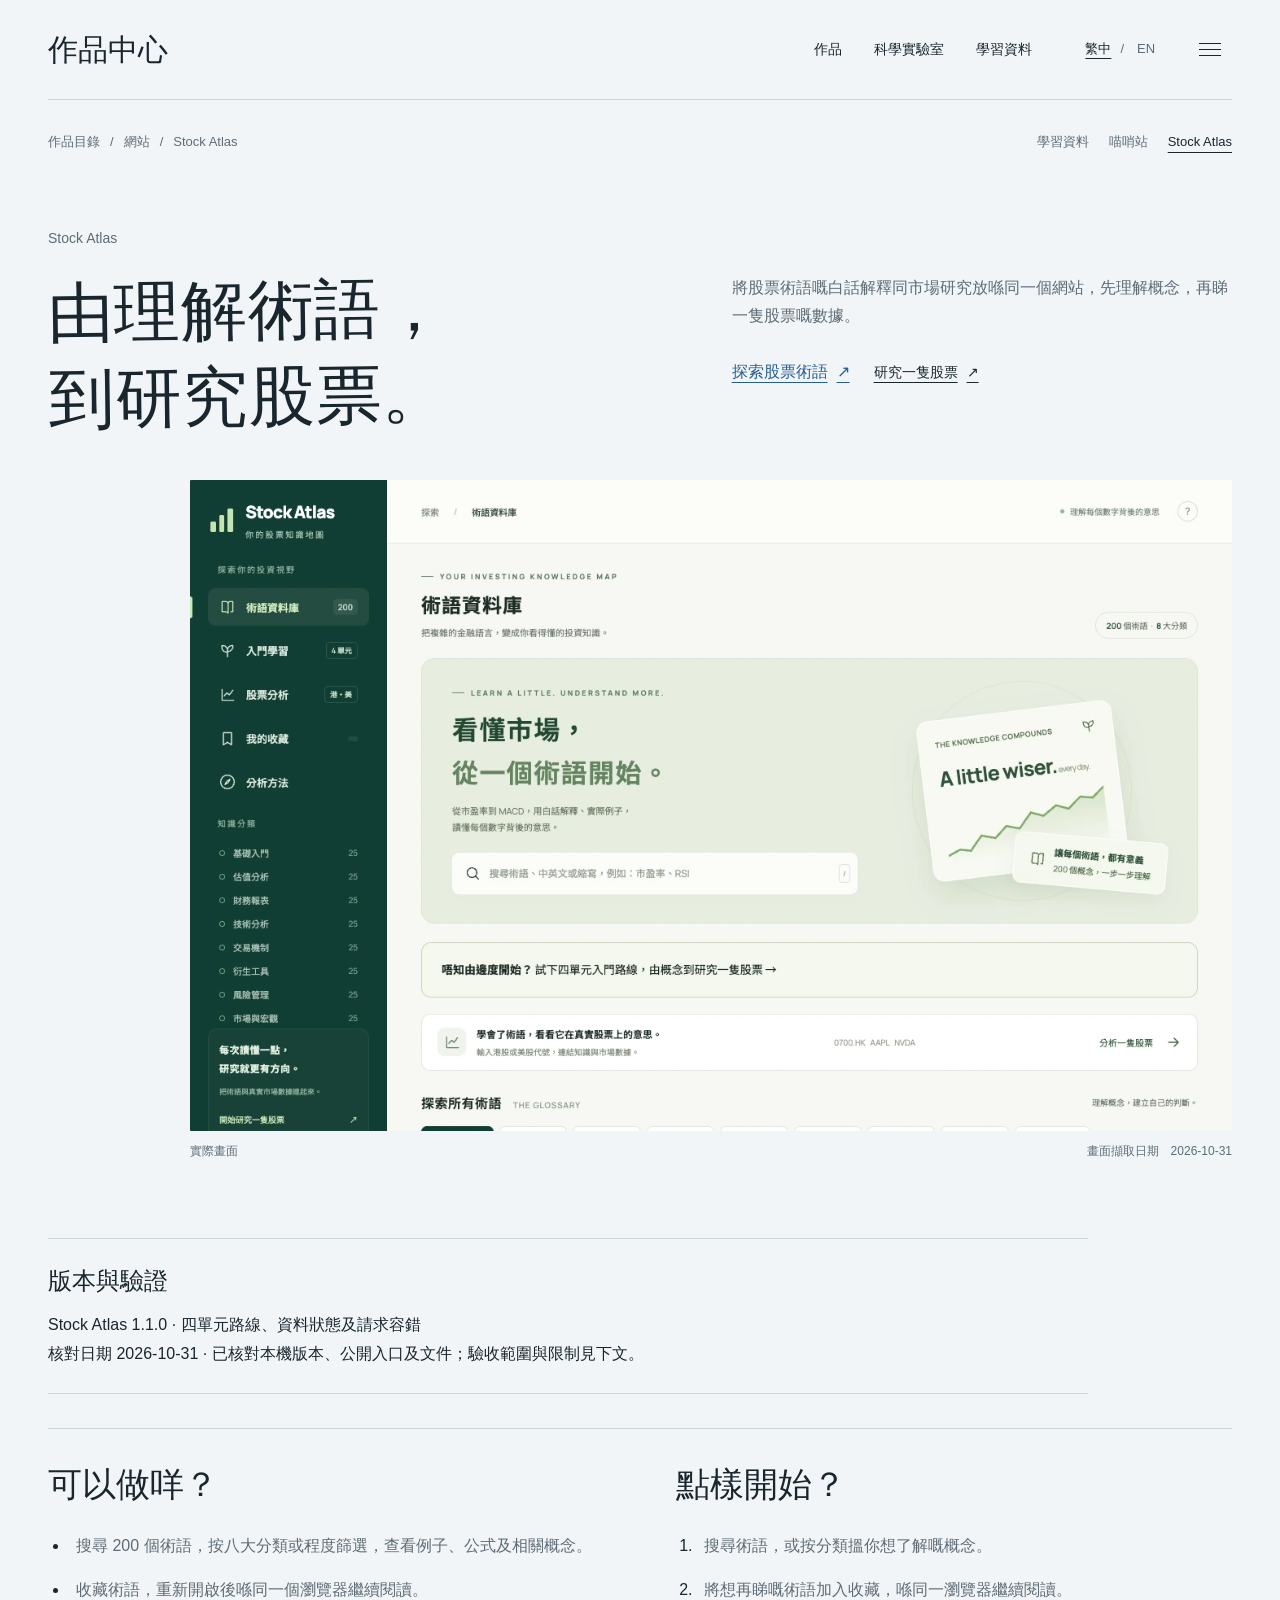
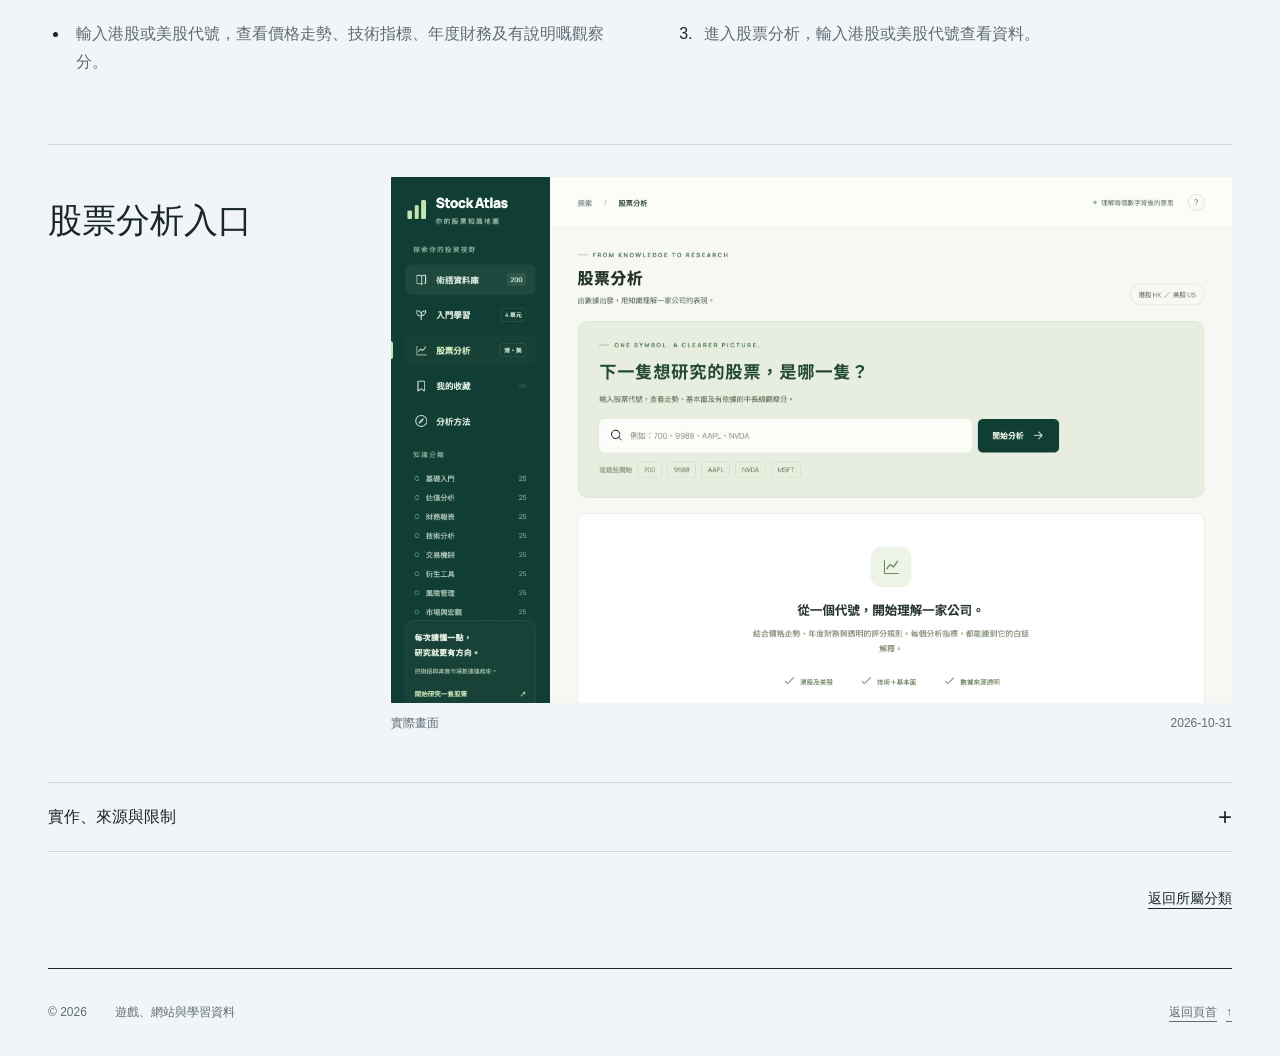
<file: projects/stock-atlas.html>
<!doctype html>
<html lang="zh-HK">
<head>
<meta charset="utf-8">
<meta name="viewport" content="width=device-width,initial-scale=1">
<title>Stock Atlas | 作品中心</title>
<meta name="description" content="將股票術語嘅白話解釋同市場研究放喺同一個網站，先理解概念，再睇一隻股票嘅數據。">
<meta name="theme-color" content="#f1f5f7">
<link rel="canonical" href="https://freedomxjayden-web.github.io/portfolio/projects/stock-atlas.html">
<meta property="og:title" content="Stock Atlas | 作品中心">
<meta property="og:description" content="將股票術語嘅白話解釋同市場研究放喺同一個網站，先理解概念，再睇一隻股票嘅數據。">
<meta property="og:type" content="website">
<meta property="og:url" content="https://freedomxjayden-web.github.io/portfolio/projects/stock-atlas.html">
<meta property="og:image" content="https://freedomxjayden-web.github.io/portfolio/assets/share-stock-atlas.png">
<meta property="og:image:width" content="1200">
<meta property="og:image:height" content="630">
<meta property="og:image:alt" content="Stock Atlas | 作品中心">
<meta name="twitter:card" content="summary_large_image">
<link rel="icon" href="../favicon.svg?v=16" type="image/svg+xml">
<link rel="stylesheet" href="../styles.css?v=16">
<script src="../content.js?v=16" defer>
</script>
<script src="../script.js?v=16" defer>
</script>
</head>
<body id="top" data-page="stock-atlas">
<a class="skip-link" href="#main">
<span data-i18n="skip" >跳至主要內容</span>
</a>
<div class="page-shell">
<header class="site-header">
<a class="brand" href="../index.html#home">
<span data-i18n="portfolio" >作品中心</span>
</a>
<nav class="header-nav" aria-label="主要導覽">
<a href="../index.html#work" >
<span data-i18n="navWork" >作品</span>
</a>
<a href="../lab.html" >
<span data-i18n="navLab" >科學實驗室</span>
</a>
<a href="../study.html" >
<span data-i18n="navStudy" >學習資料</span>
</a>
</nav>
<div class="header-tools">
<div class="language-switch" role="group" data-i18n-label="language" aria-label="網站語言">
<button type="button" data-lang="zh" lang="zh-HK" aria-pressed="true">繁中</button>
<span aria-hidden="true">/</span>
<button type="button" data-lang="en" lang="en" aria-pressed="false">EN</button>
</div>
<button class="menu-button" type="button" aria-expanded="false" aria-controls="navigation-panel" data-i18n-label="menuOpen" aria-label="打開導覽選單">
<span class="menu-icon" aria-hidden="true">
<i>
</i>
<i>
</i>
<i>
</i>
</span>
</button>
</div>
</header>
<dialog id="navigation-panel" class="navigation-dialog" aria-labelledby="navigation-title">
<div class="drawer-header">
<h2 data-i18n="menuTitle" id="navigation-title">導覽</h2>
<button class="close-navigation" type="button" data-i18n-label="menuClose" aria-label="關閉導覽選單">
<span aria-hidden="true">×</span>
</button>
</div>
<p data-i18n="menuIntro" class="navigation-intro">瀏覽遊戲、網站及各件作品嘅實作資料。</p>
<nav id="primary-nav" class="main-nav" data-i18n-label="navLabel" aria-label="主要導覽">
<nav class="drawer-primary" aria-label="主要導覽">
<a href="../index.html#work" >
<span data-i18n="navWork" >作品</span>
</a>
<a href="../lab.html" >
<span data-i18n="navLab" >科學實驗室</span>
</a>
<a href="../study.html" >
<span data-i18n="navStudy" >學習資料</span>
</a>
</nav>
<a class="directory-link" href="../index.html#work">
<span data-i18n="directoryTitle" >作品目錄</span>
<span class="category-count">3</span>
</a>
<section class="nav-category">
<h3>
<a class="nav-category-link" href="../categories/games.html" >
<span data-i18n="categoryGames" >遊戲</span>
<span class="category-count">1</span>
</a>
</h3>
<a class="nav-project" href="../projects/cat-outpost.html" >
<img class="nav-icon" src="../assets/cat-outpost-icon.svg" width="48" height="48" alt="" aria-hidden="true">
<span>
<strong data-i18n="cat-outpost-title" >喵哨站</strong>
<span data-i18n="cat-outpost-menu" >貓咪塔防生存遊戲</span>
</span>
</a>
</section>
<section class="nav-category">
<h3>
<a class="nav-category-link" href="../categories/websites.html" >
<span data-i18n="categoryWebsites" >網站</span>
<span class="category-count">2</span>
</a>
</h3>
<a class="nav-project" href="../projects/cloud-drive.html" >
<img class="nav-icon" src="../assets/cloud-drive-icon.svg" width="48" height="48" alt="" aria-hidden="true">
<span>
<strong data-i18n="cloud-drive-title" >學習資料</strong>
<span data-i18n="cloud-drive-menu" >歷史、物理、英文溫習資料</span>
</span>
</a>
<a class="nav-project" href="../projects/stock-atlas.html" aria-current="page">
<img class="nav-icon" src="../assets/stock-atlas-icon.svg" width="48" height="48" alt="" aria-hidden="true">
<span>
<strong data-i18n="stock-atlas-title" >Stock Atlas</strong>
<span data-i18n="stock-atlas-menu" >股票術語與分析工具</span>
</span>
</a>
</section>
<div class="drawer-contacts">
<a class="text-link" href="https://www.instagram.com/freedomgunvdbeb/" target="_blank" rel="noopener noreferrer">
<span data-i18n="instagram" >Instagram</span>
<span aria-hidden="true">↗</span>
<span data-i18n="newTab" class="sr-only">（於新分頁開啟）</span>
</a>
<a class="text-link" href="https://github.com/freedomxjayden-web" target="_blank" rel="noopener noreferrer">
<span data-i18n="github" >GitHub</span>
<span aria-hidden="true">↗</span>
<span data-i18n="newTab" class="sr-only">（於新分頁開啟）</span>
</a>
</div>
</nav>
</dialog>
<noscript>
<nav class="static-navigation" aria-label="作品分類">
<nav class="drawer-primary" aria-label="主要導覽">
<a href="../index.html#work" >
<span data-i18n="navWork" >作品</span>
</a>
<a href="../lab.html" >
<span data-i18n="navLab" >科學實驗室</span>
</a>
<a href="../study.html" >
<span data-i18n="navStudy" >學習資料</span>
</a>
</nav>
<a class="directory-link" href="../index.html#work">作品目錄</a>
<section class="nav-category">
<h3>
<a class="nav-category-link" href="../categories/games.html" >
<span data-i18n="categoryGames" >遊戲</span>
<span class="category-count">1</span>
</a>
</h3>
<a class="nav-project" href="../projects/cat-outpost.html" >
<img class="nav-icon" src="../assets/cat-outpost-icon.svg" width="48" height="48" alt="" aria-hidden="true">
<span>
<strong data-i18n="cat-outpost-title" >喵哨站</strong>
<span data-i18n="cat-outpost-menu" >貓咪塔防生存遊戲</span>
</span>
</a>
</section>
<section class="nav-category">
<h3>
<a class="nav-category-link" href="../categories/websites.html" >
<span data-i18n="categoryWebsites" >網站</span>
<span class="category-count">2</span>
</a>
</h3>
<a class="nav-project" href="../projects/cloud-drive.html" >
<img class="nav-icon" src="../assets/cloud-drive-icon.svg" width="48" height="48" alt="" aria-hidden="true">
<span>
<strong data-i18n="cloud-drive-title" >學習資料</strong>
<span data-i18n="cloud-drive-menu" >歷史、物理、英文溫習資料</span>
</span>
</a>
<a class="nav-project" href="../projects/stock-atlas.html" aria-current="page">
<img class="nav-icon" src="../assets/stock-atlas-icon.svg" width="48" height="48" alt="" aria-hidden="true">
<span>
<strong data-i18n="stock-atlas-title" >Stock Atlas</strong>
<span data-i18n="stock-atlas-menu" >股票術語與分析工具</span>
</span>
</a>
</section>
</nav>
</noscript>
<main id="main" tabindex="-1">
<div class="project-page-top">
<nav class="breadcrumbs" data-i18n-label="navLabel" aria-label="主要導覽">
<a href="../index.html#work">
<span data-i18n="directoryTitle" >作品目錄</span>
</a>
<span aria-hidden="true">/</span>
<a href="../categories/websites.html">
<span data-i18n="categoryWebsites" >網站</span>
</a>
<span aria-hidden="true">/</span>
<span data-i18n="stock-atlas-title" >Stock Atlas</span>
</nav>
<nav class="project-nav" data-i18n-label="projectNavLabel" aria-label="切換作品">
<a href="cloud-drive.html" >
<span data-i18n="cloud-drive-title" >學習資料</span>
</a>
<a href="cat-outpost.html" >
<span data-i18n="cat-outpost-title" >喵哨站</span>
</a>
<a href="stock-atlas.html" aria-current="page">
<span data-i18n="stock-atlas-title" >Stock Atlas</span>
</a>
</nav>
</div>
<article id="stock-atlas" class="project-page" aria-labelledby="case-title">
<header class="project-hero">
<div class="project-introduction">
<div class="hero-heading">
<div class="project-identity">
<span data-project-title data-i18n="stock-atlas-title">Stock Atlas</span>
</div>
<h1 data-i18n="stock-atlas-headline" id="case-title">由理解術語，到研究股票。</h1>
</div>
<div class="hero-summary">
<p data-i18n="stock-atlas-purpose" class="case-purpose">將股票術語嘅白話解釋同市場研究放喺同一個網站，先理解概念，再睇一隻股票嘅數據。</p>
<div class="case-hero-actions">
<a class="primary-button" href="https://freedomxjayden-web.github.io/stock-atlas/" target="_blank" rel="noopener noreferrer">
<span data-i18n="stock-atlas-cta" >探索股票術語</span>
<span aria-hidden="true">↗</span>
<span data-i18n="newTab" class="sr-only">（於新分頁開啟）</span>
</a>
<a class="text-link" href="https://freedomxjayden-web.github.io/stock-atlas/#/analysis" target="_blank" rel="noopener noreferrer">
<span data-i18n="stockAnalysis" >研究一隻股票</span>
<span aria-hidden="true">↗</span>
<span data-i18n="newTab" class="sr-only">（於新分頁開啟）</span>
</a>
</div>
</div>
</div>
<figure class="case-figure">
<div class="project-visual stock-visual">
<a class="image-link" href="../assets/stock-atlas-v11.png" target="_blank" rel="noopener noreferrer" data-preview="stock-atlas" aria-label="放大預覽：Stock Atlas">
<picture>
<source type="image/webp" srcset="../assets/stock-atlas-v11.webp">
<img class="site-preview" src="../assets/stock-atlas-v11.png" data-full="../assets/stock-atlas-v11.png" data-full-alt-key="stockPreviewAlt" data-full-width="1280" data-full-height="800" width="1280" height="800" data-i18n-alt="stockPreviewAlt" alt="Stock Atlas 實際術語資料庫，顯示搜尋、八大分類同知識卡片。" fetchpriority="high">
</picture>
</a>
</div>
<figcaption>
<span data-i18n="actualPreview" >實際畫面</span>
<span>
<span data-i18n="screenshotDate" >畫面擷取日期</span> <time datetime="2026-10-31">2026-10-31</time>
</span>
</figcaption>
</figure>
</header>
<section class="case-evidence">
<h2 data-i18n="caseVersion" >版本與驗證</h2>
<p data-i18n="stock-atlas-evidence" >Stock Atlas 1.1.0 · 四單元路線、資料狀態及請求容錯</p>
<p>
<span data-i18n="statusDate" >核對日期</span> <time datetime="2026-10-31">2026-10-31</time> · <span data-i18n="caseLocal" >已核對本機版本、公開入口及文件；驗收範圍與限制見下文。</span>
</p>
</section>
<div class="project-guide">
<section class="guide-block">
<h2 data-i18n="featuresTitle" >可以做咩？</h2>
<ul class="feature-list">
<li data-i18n="stock-atlas-features0" >搜尋 200 個術語，按八大分類或程度篩選，查看例子、公式及相關概念。</li>
<li data-i18n="stock-atlas-features1" >收藏術語，重新開啟後喺同一個瀏覽器繼續閱讀。</li>
<li data-i18n="stock-atlas-features2" >輸入港股或美股代號，查看價格走勢、技術指標、年度財務及有說明嘅觀察分。</li>
</ul>
</section>
<section class="guide-block">
<h2 data-i18n="usageTitle" >點樣開始？</h2>
<ol class="usage-list">
<li data-i18n="stock-atlas-use0" >搜尋術語，或按分類搵你想了解嘅概念。</li>
<li data-i18n="stock-atlas-use1" >將想再睇嘅術語加入收藏，喺同一瀏覽器繼續閱讀。</li>
<li data-i18n="stock-atlas-use2" >進入股票分析，輸入港股或美股代號查看資料。</li>
</ol>
</section>
</div>
<section class="analysis-section">
<h2 data-i18n="analysisView" >股票分析入口</h2>
<figure class="case-figure">
<div class="project-visual stock-visual">
<a class="image-link" href="../assets/stock-atlas-analysis-v11.png" target="_blank" rel="noopener noreferrer" data-preview="stock-atlas" aria-label="放大預覽：Stock Atlas">
<picture>
<source type="image/webp" srcset="../assets/stock-atlas-analysis-v11.webp">
<img class="site-preview" src="../assets/stock-atlas-analysis-v11.png" data-full="../assets/stock-atlas-analysis-v11.png" data-full-alt-key="analysisPreviewAlt" data-full-width="1280" data-full-height="800" width="1280" height="800" data-i18n-alt="analysisPreviewAlt" alt="Stock Atlas 股票分析實際介面，提供港股或美股代號輸入、資料來源及開始研究入口；未輸入代號。" loading="lazy">
</picture>
</a>
</div>
<figcaption>
<span data-i18n="actualPreview" >實際畫面</span>
<time datetime="2026-10-31">2026-10-31</time>
</figcaption>
</figure>
</section>
<details id="implementation" class="implementation-disclosure">
<summary>
<span data-i18n="detailsTitle" >實作、來源與限制</span>
<span class="disclosure-icon" aria-hidden="true">+</span>
</summary>
<div class="implementation-content">
<section class="case-block">
<h2 data-i18n="buildTitle" >點樣實作？</h2>
<p data-i18n="stock-atlas-build0" >原生 JavaScript 前端部署於 GitHub Pages，負責路由、搜尋、收藏同資料呈現。Cloudflare Worker 處理公開市場資料請求及年度財務資料。</p>
<p data-i18n="stock-atlas-build1" >分析程式包含技術指標同評分規則。缺漏數據保留缺漏狀態；資料來源、日期同覆蓋率一齊呈現，唔用示範報價代替真實回應。</p>
<p data-i18n="stock-atlas-build2" >四個學習單元引用既有術語；本機進度同收藏分開保存。股票請求有逾時、取消及舊回應保護。</p>
</section>
<section class="case-block">
<h2 data-i18n="proofTitle" >驗證與限制</h2>
<p data-i18n="stock-atlas-proof0" >1.1.0 於 2026-10-31 通過 200 個術語驗證及 22 項測試；正式網站四單元路線、700 與 AAPL 真實價格及年度財報、幣種顯示及術語返回期間已核對。實體手機及真人試用未完成。</p>
<p data-i18n="stock-atlas-proof1" >行情來源係 Yahoo Finance 公開介面，可能延遲、限流或改動。第一版只分析股票；資料同評分用作理解及研究參考。</p>
<p data-i18n="stock-atlas-proof2" >收藏儲存在本機，冇跨裝置同步。缺乏可靠數據嘅指標會顯示未提供，唔自行補出數值。</p>
<h3 data-i18n="sourceLabel" class="source-heading">參考公開資料</h3>
<div class="source-links">
<a class="text-link" href="https://github.com/freedomxjayden-web/stock-atlas" target="_blank" rel="noopener noreferrer">
<span data-i18n="stock-atlas-source0" >原始碼與架構說明</span>
<span aria-hidden="true">↗</span>
<span data-i18n="newTab" class="sr-only">（於新分頁開啟）</span>
</a>
<a class="text-link" href="https://github.com/freedomxjayden-web/stock-atlas/blob/main/VERIFICATION-1.1.md" target="_blank" rel="noopener noreferrer">
<span data-i18n="stock-atlas-source1" >2026-10-31 驗收紀錄</span>
<span aria-hidden="true">↗</span>
<span data-i18n="newTab" class="sr-only">（於新分頁開啟）</span>
</a>
</div>
</section>
</div>
</details>
<nav class="case-return">
<a class="text-link" href="../categories/websites.html">
<span data-i18n="backCategory" >返回所屬分類</span>
</a>
</nav>
</article>
</main>
<dialog class="preview-dialog" aria-labelledby="preview-title">
<div class="dialog-header">
<div>
<p data-i18n="actualPreview" class="eyebrow">實際畫面</p>
<h2 id="preview-title">
</h2>
</div>
<button class="close-preview" type="button" autofocus>
<span data-i18n="closePreview" >關閉</span>
<span aria-hidden="true">×</span>
</button>
</div>
<div class="dialog-image-wrap">
<img id="preview-image" alt="" width="1280" height="800">
</div>
<div class="dialog-bottom">
<p data-i18n="screenshotNote" class="dialog-note">截圖保留擷取當日嘅畫面。</p>
<a class="primary-button preview-open-project" href="https://alist-free-drive.onrender.com/GoogleDrive/study" target="_blank" rel="noopener noreferrer">
<span data-i18n="openProject" >打開作品</span>
<span aria-hidden="true">↗</span>
<span data-i18n="newTab" class="sr-only">（於新分頁開啟）</span>
</a>
</div>
</dialog>
<footer class="site-footer">
<span>© <span id="year">2026</span>
</span>
<span data-i18n="footerLine" class="footer-line">遊戲、網站與學習資料</span>
<a href="#top" class="back-top">
<span data-i18n="backTop" >返回頁首</span>
<span aria-hidden="true">↑</span>
</a>
</footer>
</div>
</body>
</html>
</file>
<file: styles.css>
:root {
  --paper: #f1f5f7;
  --ink: #19262e;
  --muted: #5e6c76;
  --line: #ccd6dd;
  --blue: #285e91;
  --font: -apple-system, BlinkMacSystemFont, "Segoe UI", "PingFang HK", "Microsoft JhengHei", sans-serif;
  --display: "Bradley Hand", "LingWai TC", "HanziPen TC", "Kaiti TC", "KaiTi", "DFKai-SB", Georgia, cursive;
}
* { box-sizing: border-box; }
html { scroll-behavior: smooth; scroll-padding-top: 28px; }
body { margin: 0; color: var(--ink); background: var(--paper); font: 16px/1.75 var(--font); -webkit-font-smoothing: antialiased; }
body.preview-open, body.navigation-open { overflow: hidden; }
::selection { color: var(--paper); background: var(--ink); }
a { color: inherit; text-decoration: none; }
button { color: inherit; font: inherit; cursor: pointer; }
a, button, summary { touch-action: manipulation; -webkit-tap-highlight-color: #17171718; }
a, button { transition: color .16s ease, background-color .16s ease; }
:focus-visible { outline: 2px solid var(--ink); outline-offset: 5px; }
[hidden] { display: none !important; }
img { display: block; max-width: 100%; }
h1, h2, h3, p { margin: 0; }
h1, h2, h3 { text-wrap: balance; font-weight: 400; }
h1, h2, h3, a, p { overflow-wrap: break-word; }
.page-shell { width: min(1200px, calc(100% - 96px)); margin-inline: auto; }
.sr-only { position: absolute; width: 1px; height: 1px; padding: 0; margin: -1px; overflow: hidden; clip-path: inset(50%); white-space: nowrap; border: 0; }
.skip-link { position: fixed; z-index: 30; top: 12px; left: 16px; padding: 12px 20px; color: var(--paper); background: var(--ink); transform: translateY(-180%); }
.skip-link:focus { transform: translateY(0); }
.site-header { display: flex; align-items: center; justify-content: space-between; gap: 24px; min-height: 96px; border-bottom: 1px solid var(--ink); }
.brand { display: inline-flex; align-items: center; min-height: 44px; font: 25px/1.4 var(--display); }
.header-tools { display: flex; align-items: center; gap: 28px; }
.language-switch { display: flex; align-items: center; font-size: 13px; }
.language-switch > span { color: var(--muted); }
.language-switch button { min-width: 44px; min-height: 44px; padding: 8px; border: 0; background: transparent; color: var(--muted); }
.language-switch button[aria-pressed=true] { color: var(--ink); text-decoration: underline; text-underline-offset: 5px; }
.language-switch button:hover { color: var(--ink); }
.menu-button { display: none; align-items: center; justify-content: center; width: 44px; min-height: 44px; padding: 10px; border: 0; background: transparent; }
.js .menu-button { display: inline-flex; }
.menu-icon { display: grid; gap: 5px; width: 22px; }
.menu-icon i { height: 1px; background: currentColor; }
.menu-button:hover, .close-navigation:hover { background: #ededeb; }
.navigation-dialog { position: fixed; inset: 0; width: min(440px, calc(100% - 20px)); max-width: none; height: 100dvh; max-height: 100dvh; margin: 0 0 0 auto; padding: 28px 32px max(28px, env(safe-area-inset-bottom)); color: var(--ink); background: var(--paper); border: 0; border-left: 1px solid var(--line); overscroll-behavior: contain; }
.navigation-dialog::backdrop { background: #17171780; }
.drawer-header { display: flex; align-items: center; justify-content: space-between; gap: 20px; margin-bottom: 24px; }
.drawer-header h2 { font: 32px/1.3 var(--display); }
.close-navigation { display: grid; place-items: center; width: 44px; height: 44px; padding: 0; border: 0; background: transparent; font-size: 28px; line-height: 1; }
.navigation-intro { margin-bottom: 24px; color: var(--muted); }
.directory-link { display: flex; align-items: center; justify-content: space-between; min-height: 48px; border-block: 1px solid var(--line); }
.nav-category { margin-top: 18px; }
.nav-category h3 { margin-bottom: 4px; }
.nav-category-link { display: flex; align-items: center; justify-content: space-between; min-height: 44px; border-bottom: 1px solid var(--line); font-size: 14px; color: var(--muted); }
.nav-project { display: flex; gap: 12px; align-items: center; min-height: 72px; padding: 12px 0; }
.nav-project > span { display: flex; flex-direction: column; min-width: 0; }
.nav-project strong { font-size: 17px; font-weight: 500; }
.nav-project span span { color: var(--muted); font-size: 13px; }
.nav-project:hover strong, .nav-project[aria-current=page] strong { text-decoration: underline; text-underline-offset: 5px; }
.nav-icon { width: 32px; height: 32px; flex-shrink: 0; }
.empty-category { padding-block: 8px; color: var(--muted); font-size: 14px; }
.drawer-contacts { display: flex; flex-wrap: wrap; gap: 24px; margin-top: 24px; padding-top: 14px; border-top: 1px solid var(--line); }
.static-navigation { padding: 24px 0; border-bottom: 1px solid var(--line); }
.directory-intro { display: grid; grid-template-columns: 1fr 1fr; gap: 40px; align-items: end; padding: 42px 0 32px; }
.directory-intro h1 { font: 60px/1.2 var(--display); letter-spacing: .01em; transform: rotate(-1.2deg); transform-origin: left center; }
html[lang=en] .directory-intro h1 { font-size: 48px; letter-spacing: -.025em; }
.directory-intro p { max-width: 34em; color: var(--muted); font-size: 16px; }
.category-nav { display: flex; align-items: center; gap: 28px; margin-bottom: 40px; }
.category-nav a { display: flex; align-items: center; gap: 8px; min-height: 44px; color: var(--muted); font-size: 13px; }
.category-nav a[aria-current=page] { color: var(--ink); text-decoration: underline; text-underline-offset: 6px; }
.category-nav a:hover { color: var(--ink); }
.category-count { font-size: 12px; font-variant-numeric: tabular-nums; color: var(--muted); }
.projects-list { display: grid; gap: 96px; }
.projects-list:empty { display: none; }
.project-card { display: grid; grid-template-columns: minmax(0, 2fr) minmax(0, 3fr); align-items: center; gap: 56px; min-width: 0; scroll-margin-top: 32px; }
.project-copy { min-width: 0; }
.project-category { margin-bottom: 16px; color: var(--muted); font-size: 13px; }
.project-copy h3 { margin-bottom: 24px; font: 76px/1.15 var(--display); letter-spacing: .01em; transform: rotate(-1.6deg); transform-origin: left center; }
.project-copy h3 a:hover { text-decoration: underline; text-decoration-thickness: 1px; text-underline-offset: 8px; }
.project-lede { max-width: 28em; color: var(--muted); font-size: 16px; }
.project-actions { display: flex; align-items: center; flex-wrap: wrap; gap: 12px 28px; margin-top: 24px; }
.primary-button, .text-link, .case-link, .back-link, .back-top { display: inline-flex; align-items: center; gap: 9px; min-height: 44px; padding-block: 6px; font-size: 14px; text-decoration: underline; text-decoration-thickness: 1px; text-underline-offset: 5px; }
.primary-button { font-size: 16px; }
.primary-button:hover, .text-link:hover, .case-link:hover, .back-top:hover { color: var(--muted); }
.case-link { color: var(--muted); }
.case-link:hover { color: var(--ink); }
.project-image, .case-figure { margin: 0; min-width: 0; }
.project-visual { min-width: 0; overflow: hidden; border-radius: 3px; }
.image-link, .image-link picture { display: block; width: 100%; }
.site-preview { display: block; width: 100%; height: auto; transition: transform .18s ease; }
.image-link:hover .site-preview { transform: scale(1.012); }
.project-image figcaption, .case-figure figcaption { margin-top: 10px; color: var(--muted); font-size: 12px; }
.study-project { grid-template-columns: minmax(0, 1.1fr) minmax(0, 1fr); gap: 88px; }
.study-project .project-copy { grid-column: 2; grid-row: 1; }
.study-project .project-image { grid-column: 1; grid-row: 1; }
.study-project h3 { margin-left: 10px; font-size: 64px; transform: none; }
.stock-project { grid-template-columns: minmax(0, 1fr) minmax(0, 1.35fr); gap: 72px; }
.stock-project h3 { max-width: 6em; margin-left: 4px; font-size: 68px; letter-spacing: -.035em; transform: rotate(-.7deg); }
.work-footnote { display: flex; justify-content: flex-end; padding: 34px 0 48px; }
.work-footnote .text-link { font-size: 13px; }
.technology-line { display: flex; flex-wrap: wrap; align-items: baseline; gap: 8px 32px; padding: 16px 0; border-top: 1px solid var(--line); color: var(--muted); }
.technology-line h2 { font-size: 12px; }
.technology-line > div { display: flex; flex-wrap: wrap; gap: 0 22px; font-size: 12px; }
.technology-line a { display: inline-flex; align-items: center; min-height: 44px; }
.technology-line a:hover { color: var(--ink); text-decoration: underline; text-underline-offset: 4px; }
details { border-top: 1px solid var(--line); }
summary { display: flex; align-items: center; justify-content: space-between; gap: 20px; min-height: 68px; cursor: pointer; list-style: none; font-size: 16px; }
summary::-webkit-details-marker { display: none; }
summary:hover { color: var(--muted); }
.journal-disclosure > summary { color: var(--muted); font-size: 13px; }
.disclosure-icon { font-size: 24px; transition: transform .18s ease; }
details[open] > summary .disclosure-icon { transform: rotate(45deg); }
.journal-list { list-style: none; padding: 0 0 20px; margin: 0; }
.journal-list li { display: grid; grid-template-columns: 130px minmax(0, 1fr); gap: 24px; padding: 24px 0; border-top: 1px solid var(--line); }
.journal-list time { padding-top: 3px; color: var(--muted); font-size: 13px; font-variant-numeric: tabular-nums; }
.journal-list h3 { font-size: 18px; margin-bottom: 6px; }
.journal-list p { color: var(--muted); }
.directory-bottom { display: grid; grid-template-columns: minmax(0, 1fr) auto; gap: 56px; padding: 36px 0; border-top: 1px solid var(--line); }
.directory-bottom h2 { margin-bottom: 12px; color: var(--muted); font-size: 13px; }
.directory-bottom p { max-width: 36em; font-size: 16px; }
.contact-options { display: flex; flex-wrap: wrap; gap: 24px; margin-top: -8px; }
.site-footer { display: flex; align-items: center; gap: 28px; min-height: 88px; padding: 12px 0 max(12px, env(safe-area-inset-bottom)); border-top: 1px solid var(--ink); color: var(--muted); font-size: 12px; }
.footer-line { margin-right: auto; }
.back-top { font-size: 12px; }
.project-page-top { display: flex; align-items: center; justify-content: space-between; gap: 24px; padding: 20px 0; }
.breadcrumbs { display: flex; flex-wrap: wrap; align-items: center; gap: 10px; min-width: 0; color: var(--muted); font-size: 13px; }
.breadcrumbs a { display: inline-flex; align-items: center; min-height: 44px; }
.breadcrumbs a:hover { color: var(--ink); text-decoration: underline; text-underline-offset: 4px; }
main > .breadcrumbs { margin-top: 14px; }
.project-nav { display: flex; flex-wrap: wrap; gap: 4px 20px; }
.project-nav a { display: flex; align-items: center; min-height: 44px; padding: 8px 0; color: var(--muted); font-size: 13px; }
.project-nav a[aria-current=page] { color: var(--ink); text-decoration: underline; text-underline-offset: 6px; }
.project-nav a:hover { color: var(--ink); }
.project-hero { display: grid; gap: 40px; padding: 32px 0 56px; }
.project-introduction { display: grid; grid-template-columns: minmax(0, 1.1fr) minmax(0, .9fr); gap: 72px; align-items: end; }
.hero-heading, .hero-summary { min-width: 0; }
.project-identity { margin-bottom: 20px; color: var(--muted); font-size: 14px; }
.project-introduction h1 { font: 56px/1.3 var(--display); letter-spacing: .01em; transform: rotate(-.8deg); transform-origin: left center; }
html[lang=en] .project-introduction h1 { font-size: 48px; letter-spacing: -.025em; }
.case-purpose { margin-bottom: 20px; color: var(--muted); font-size: 16px; }
.case-hero-actions { display: flex; align-items: center; flex-wrap: wrap; gap: 12px 24px; }
.case-figure figcaption { display: flex; justify-content: space-between; flex-wrap: wrap; gap: 8px 24px; }
.case-figure time { font-variant-numeric: tabular-nums; }
.case-figure figcaption [data-i18n=screenshotDate] { margin-right: 8px; }
.project-guide { display: grid; grid-template-columns: 1fr 1fr; gap: 72px; padding: 32px 0 52px; border-top: 1px solid var(--line); }
.guide-block, .case-block { min-width: 0; }
.guide-block h2, .resources-section h2, .case-block h2, .analysis-section h2 { margin-bottom: 24px; font: 34px/1.4 var(--display); }
.feature-list, .usage-list { padding: 0 0 0 21px; margin: 0; color: var(--muted); font-size: 16px; }
.feature-list li, .usage-list li { padding-left: 7px; margin-bottom: 16px; }
.feature-list li::marker, .usage-list li::marker { color: var(--ink); }
.implementation-content { display: grid; grid-template-columns: 1fr 1fr; gap: 72px; padding: 20px 0 40px; }
.case-block p { color: var(--muted); margin-bottom: 18px; }
.source-heading { margin-top: 24px; margin-bottom: 6px; font-size: 16px; }
.source-links { display: flex; flex-wrap: wrap; gap: 4px 24px; }
.case-return { display: flex; justify-content: flex-end; padding: 24px 0 48px; border-top: 1px solid var(--line); }
.analysis-section, .resources-section { padding: 32px 0 48px; border-top: 1px solid var(--line); }
.section-heading { display: flex; align-items: baseline; justify-content: space-between; gap: 24px; margin-bottom: 24px; }
.section-heading h2 { margin: 0; }
.section-description { color: var(--muted); }
.resources-grid { display: grid; grid-template-columns: repeat(3, minmax(0, 1fr)); gap: 32px; }
.resource-card { padding: 20px 0 0; border-top: 1px solid var(--line); }
.resource-card h3 { margin-bottom: 6px; font: 30px/1.4 var(--display); }
.resource-card p { color: var(--muted); font-size: 14px; margin-bottom: 12px; }
.resource-actions { display: flex; gap: 28px; }
.resource-actions a { display: inline-flex; align-items: center; gap: 9px; min-height: 44px; text-decoration: underline; text-underline-offset: 5px; }
.resource-actions a:hover { color: var(--muted); }
.all-files { display: flex; align-items: center; justify-content: space-between; flex-wrap: wrap; gap: 12px 24px; padding-top: 24px; color: var(--muted); }
.category-outro { display: flex; justify-content: flex-end; padding: 32px 0 48px; }
.empty-state { padding: 40px 0 64px; border-top: 1px solid var(--line); }
.empty-symbol { display: none; }
.empty-state h2 { font: 32px/1.4 var(--display); margin-bottom: 12px; }
.empty-state p { color: var(--muted); margin-bottom: 16px; }
.eyebrow { color: var(--muted); font-size: 12px; margin-bottom: 3px; }
.preview-dialog { width: min(1160px, calc(100% - 40px)); max-height: 92dvh; margin: auto; padding: 24px; border: 1px solid var(--line); border-radius: 3px; color: var(--ink); background: var(--paper); overscroll-behavior: contain; }
.preview-dialog::backdrop { background: #171717b3; }
.dialog-header { display: flex; justify-content: space-between; align-items: center; gap: 20px; margin-bottom: 20px; }
.dialog-header h2 { font: 30px/1.3 var(--display); }
.close-preview { display: flex; align-items: center; gap: 12px; min-height: 44px; padding: 8px; border: 0; font-size: 14px; background: transparent; }
.close-preview:hover { background: #ededeb; }
.close-preview > span:last-child { font-size: 24px; }
#preview-image { width: 100%; height: auto; max-height: 65dvh; object-fit: contain; }
.dialog-bottom { display: flex; align-items: center; justify-content: space-between; flex-wrap: wrap; gap: 12px 24px; margin-top: 20px; }
.dialog-note { max-width: 40em; color: var(--muted); font-size: 13px; }
@media (min-width: 700px) and (max-width: 1023px) {
  .page-shell { width: calc(100% - 48px); }
  .project-card, .study-project, .stock-project { gap: 32px; }
  .project-copy h3 { font-size: 52px; }
  .study-project h3 { font-size: 44px; }
  .stock-project h3 { font-size: 52px; }
  .directory-intro { grid-template-columns: 1fr; gap: 16px; }
  .project-page-top { align-items: flex-start; flex-direction: column; gap: 0; }
  .project-introduction { gap: 32px; }
  .project-guide, .implementation-content { gap: 36px; }
  .resources-grid { gap: 20px; }
}
@media (max-width: 699px) {
  .page-shell { width: calc(100% - 40px); }
  .site-header { min-height: 76px; gap: 12px; }
  .brand { font-size: 22px; }
  .header-tools { gap: 8px; }
  .language-switch button { min-width: 36px; padding: 8px 4px; }
  .directory-intro { grid-template-columns: 1fr; gap: 16px; padding: 28px 0 18px; }
  .directory-intro h1 { font-size: 42px; }
  html[lang=en] .directory-intro h1 { font-size: 34px; }
  .category-nav { justify-content: space-between; gap: 8px; margin-bottom: 32px; }
  .category-nav a { gap: 5px; font-size: 12px; }
  .projects-list { gap: 56px; }
  .project-card, .study-project, .stock-project { grid-template-columns: minmax(0, 1fr); gap: 24px; }
  .study-project .project-copy, .study-project .project-image { grid-column: auto; grid-row: auto; }
  .project-category { margin-bottom: 10px; }
  .project-copy h3, .study-project h3, .stock-project h3 { max-width: none; margin-bottom: 16px; font-size: 46px; }
  html[lang=en] .project-copy h3 { font-size: 40px; }
  .project-actions { margin-top: 16px; gap: 8px 24px; }
  .project-lede { max-width: none; }
  .work-footnote { justify-content: flex-start; padding: 20px 0 32px; }
  .technology-line { display: block; padding: 20px 0 12px; }
  .technology-line h2 { margin-bottom: 5px; }
  .technology-line > div { gap: 0 18px; }
  .directory-bottom { grid-template-columns: 1fr; gap: 28px; padding: 28px 0; }
  .site-footer { gap: 12px; min-height: 76px; }
  .footer-line { display: none; }
  .site-footer > span:first-child { margin-right: auto; }
  .journal-list li { grid-template-columns: 1fr; gap: 8px; }
  .project-page-top { flex-direction: column; align-items: stretch; gap: 0; padding: 14px 0 20px; }
  .project-nav { display: grid; grid-template-columns: 1fr 1fr 1.2fr; gap: 8px; border-bottom: 1px solid var(--line); }
  .project-nav a { min-width: 0; font-size: 12px; }
  .project-hero { gap: 28px; padding: 14px 0 36px; }
  .project-introduction { grid-template-columns: 1fr; gap: 22px; }
  .project-introduction h1 { font-size: 40px; }
  html[lang=en] .project-introduction h1 { font-size: 34px; }
  .project-identity { margin-bottom: 14px; }
  .case-purpose { margin-bottom: 16px; }
  .case-figure figcaption { display: block; }
  .case-figure figcaption > span { display: block; }
  .project-guide { grid-template-columns: 1fr; gap: 32px; padding: 28px 0 36px; }
  .guide-block h2, .resources-section h2, .case-block h2, .analysis-section h2 { font-size: 27px; margin-bottom: 18px; }
  .feature-list li:last-child, .usage-list li:last-child { margin-bottom: 0; }
  .implementation-content { grid-template-columns: 1fr; gap: 28px; }
  .section-heading { flex-direction: column; gap: 10px; align-items: flex-start; }
  .resources-grid { grid-template-columns: 1fr; gap: 20px; }
  .all-files { align-items: flex-start; flex-direction: column; gap: 0; }
  .category-outro { justify-content: flex-start; }
  .navigation-dialog { padding: 20px 24px max(20px, env(safe-area-inset-bottom)); }
  .nav-category { margin-top: 14px; }
  .navigation-intro { margin-bottom: 16px; }
  .preview-dialog { width: calc(100% - 24px); padding: 16px; }
  .dialog-header { gap: 12px; margin-bottom: 16px; }
  .dialog-header h2 { font-size: 26px; }
  .dialog-bottom { align-items: stretch; flex-direction: column; gap: 4px; }
}
@media (max-width: 359px) {
  .header-tools { gap: 4px; }
  .language-switch button { min-width: 30px; }
  .brand { font-size: 19px; }
  .project-actions { gap: 8px 20px; }
}
@media (prefers-reduced-motion: reduce) {
  html { scroll-behavior: auto; }
  *, *::before, *::after { transition: none !important; }
}

/* v15 — a cool-toned workbench and a small science lab. */
.enhanced-only { display: none !important; }

.site-header { border-bottom: 1px solid var(--line); min-height: 100px; }
.brand { font-size: 30px; white-space: nowrap; }
.header-nav { display: flex; align-items: center; gap: 32px; margin-left: auto; margin-right: 20px; font-size: 14px; }
.header-nav a, .drawer-primary a { display: inline-flex; align-items: center; min-height: 44px; }
.header-nav a:hover, .header-nav a[aria-current=page], .drawer-primary a[aria-current=page] { color: var(--blue); text-decoration: underline; text-underline-offset: 8px; }
.drawer-primary { display: flex; flex-wrap: wrap; gap: 8px 24px; padding-bottom: 14px; font-size: 16px; }
.header-tools { gap: 20px; }
.primary-button { color: var(--blue); }
.ink-number { color: var(--blue); font: 12px/1.6 ui-monospace, monospace; letter-spacing: .08em; }
.hand-note, .paper-note { font: 28px/1.35 var(--display); color: var(--blue); }
.directory-intro { padding-block: 56px 38px; }
.directory-intro h1 { font-size: 76px; }
html[lang=en] .directory-intro h1 { font-size: 58px; }
.home-intro { grid-template-columns: 1.1fr .9fr; align-items: center; gap: 70px; }
.home-intro h1 { font-size: 100px; }
html[lang=en] .home-intro h1 { font-size: 72px; line-height: 1.08; }
.home-intro p { max-width: 26em; padding-left: 34px; border-left: 1px solid var(--line); transform: none; }
.category-nav { margin-bottom: 14px; gap: 30px; }
.desk-caption { display: flex; align-items: center; justify-content: space-between; gap: 20px; border-block: 1px solid var(--line); padding-block: 10px; }
.desk-hint { display: none; font: 22px/1.3 var(--display); color: var(--blue); }
.desk-reset, .paper-handle { display: none; }
.desk-reset { border: 0; padding: 8px 0; background: transparent; color: var(--blue); min-height: 44px; font-size: 13px; text-decoration: underline; text-underline-offset: 5px; }
.desk-board { position: relative; margin-top: 34px; }
.desk-board .project-card { display: block; padding: 24px; background: #fbfdfe; border: 1px solid #d5dfe5; }
.desk-board .project-copy h3 { font-size: 62px; margin: 0 0 10px; letter-spacing: -.01em; transform: none; max-width: none; }
.desk-board .project-category { display: flex; align-items: center; gap: 10px; margin-bottom: 10px; font-size: 12px; }
.desk-board .project-category::before { content: ''; display: block; width: 26px; height: 1px; background: var(--blue); }
.desk-board .project-lede { max-width: none; }
.desk-board .project-actions { margin-top: 8px; gap: 4px 24px; }
.desk-board .project-image { margin-top: 18px; }
.desk-board figcaption { display: none; }
.desk-board .paper-note { padding-top: 14px; text-align: right; }
.project-visual { border-radius: 1px; }
.image-link:hover .site-preview { transform: none; }
.paper-handle { position: absolute; right: -10px; top: 10px; width: 44px; height: 52px; background: #e5edf2; border: 0; color: var(--blue); font-size: 24px; cursor: grab; touch-action: none; transform: none; }
.paper-handle:active { cursor: grabbing; }
.beyond-desk { margin: 14px 0 72px; border-top: 1px solid var(--ink); padding-top: 32px; }
.beyond-desk h2 { font: 42px/1.3 var(--display); margin-bottom: 28px; }
.beyond-links { display: grid; grid-template-columns: 1fr 1fr; gap: 80px; }
.beyond-links > a { padding: 12px 0 20px; position: relative; }
.beyond-links > a:last-child { transform: none; }
.beyond-links h3 { font: 44px/1.3 var(--display); margin: 8px 0 14px; }
.beyond-links p { max-width: 28em; color: var(--muted); }
.beyond-links .text-link { margin-top: 12px; color: var(--blue); }
.beyond-links a:hover h3 { color: var(--blue); }
.index-list { padding: 40px 0 12px; gap: 70px; }
.index-list .project-card { position: relative; grid-template-columns: .9fr 1.1fr; gap: 70px; padding-top: 22px; border-top: 1px solid var(--line); }
.index-list h3 { font-size: 58px; }
.index-list .study-project .project-copy,.index-list .study-project .project-image { grid-column: auto; grid-row: auto; }
.index-list .study-project .project-image { transform: none; }
.index-list .stock-project .project-image { width: 88%; margin-left: auto; transform: none; }
.index-list .paper-note { grid-column: 2; margin-top: -52px; font-size: 24px; }
.index-list .game-project .paper-note { margin-top: -12px; }
.project-introduction { align-items: center; }
.project-hero { padding-top: 42px; gap: 38px; }
.project-introduction h1 { font-size: 66px; }
html[lang=en] .project-introduction h1 { font-size: 56px; }
.project-page .case-figure { position: relative; }
.project-page .case-figure::before { content: none; position: absolute; left: 44%; top: -10px; width: 90px; height: 21px; background: #e1dcc8b8; transform: rotate(-4deg); z-index: 1; pointer-events: none; }
body[data-page=cat-outpost] .project-guide { grid-template-columns: .85fr 1.15fr; gap: 100px; }
body[data-page=cat-outpost] .usage-list { border-left: 2px solid var(--blue); padding-left: 35px; }
body[data-page=cloud-drive] .project-hero { grid-template-columns: 1fr 1.1fr; align-items: center; gap: 64px; padding-bottom: 80px; }
body[data-page=cloud-drive] .project-introduction { grid-template-columns: 1fr; gap: 20px; }
body[data-page=cloud-drive] .project-hero > .case-figure { transform: none; background: #fbfdfe; padding: 18px; }
body[data-page=cloud-drive] .project-introduction h1 { font-size: 58px; }
body[data-page=stock-atlas] .project-hero > .case-figure { width: 88%; margin-left: auto; }
body[data-page=stock-atlas] .analysis-section { display: grid; grid-template-columns: .35fr 1fr; gap: 48px; align-items: start; }
body[data-page=stock-atlas] .analysis-section h2 { padding-top: 20px; }
body[data-page=stock-atlas] .analysis-section .case-figure { transform: none; }
.resources-grid { gap: 28px; }
.resource-card p { font-size: 16px; }
.study-directory-link { margin-block: 0 36px; }
.study-margin { display: flex; justify-content: flex-end; align-items: center; gap: 16px; padding-bottom: 24px; }
.study-margin > span { color: var(--blue); font-size: 36px; }
.subject-filters { display: flex !important; flex-wrap: wrap; gap: 12px 32px; border-block: 1px solid var(--line); padding: 12px 0; }
.subject-filters button { min-height: 44px; border: 0; padding: 8px 0; background: transparent; color: var(--muted); }
.subject-filters button[aria-pressed=true] { color: var(--blue); text-decoration: underline; text-underline-offset: 7px; }
body[data-page=study] .resources-section { border: 0; padding-block: 32px; }
body[data-page=study] .section-heading { display: none; }
body[data-page=study] .resources-grid { display: block; padding: 0 36px; }
.subject-sheet { padding: 30px 42px; margin: 0 0 36px; background: #fbfdfe; border: 1px solid #d5dfe5; position: relative; }
.subject-sheet::before { content: none; position: absolute; left: -10px; top: 30px; width: 38px; height: 90px; border-left: 2px solid var(--blue); border-block: 2px solid var(--blue); border-radius: 16px; transform: rotate(-9deg); pointer-events: none; }
.subject-sheet:nth-child(2) { margin-left: 9%; transform: none; }
.subject-sheet:nth-child(3) { margin-right: 8%; transform: none; }
.subject-sheet h3 { font-size: 44px; }
.subject-sheet .file-name { color: var(--muted); font: 13px/1.8 ui-monospace, var(--font); overflow-wrap: anywhere; margin: 16px 0; }
.subject-sheet .resource-actions { gap: 34px; }
.source-note { color: var(--muted); margin: 28px 0 56px; font-size: 14px; }
.study-empty { padding: 40px 0; }
@media (min-width:1024px) and (hover:hover) and (pointer:fine) {
  .js .paper-handle { display: block; }
  .js .desk-reset { display: block; }
  .js .desk-hint { display: inline; }
  .desk-board { height: 1390px; display: block; margin-top: 0; }
  .desk-board .project-card { position: absolute; margin: 0; }
  .desk-board .game-project { width: 61%; left: 3%; top: 46px; transform: rotate(-.4deg); }
  .desk-board .stock-project { width: 32%; left: 66%; top: 245px; transform: rotate(.5deg); }
  .desk-board .study-project { width: 56%; left: 11%; top: 900px; transform: none; }
  .desk-board .stock-project h3 { font-size: 48px; }
  .desk-board .study-project h3 { font-size: 56px; }
  .desk-board::before { content: none; position: absolute; top: 88px; right: 10%; width: 120px; height: 100px; background: url("assets/desk-arrow.svg") center/contain no-repeat; transform: rotate(12deg); }
  .desk-board .project-card::before { content: none; position: absolute; left: 42%; top: -12px; width: 88px; height: 25px; background: #ded8c4a8; transform: rotate(-5deg); pointer-events: none; }
}
@media (max-width:1023px), (hover:none), (pointer:coarse) {
  .desk-board { display: grid; gap: 54px; margin-top: 28px; }
  .desk-board .project-card { position: relative; }
  .desk-board .project-copy h3 { font-size: 54px; }
  .header-nav { display: none; }
  .site-header { min-height: 86px; }
  .desk-caption { padding-block: 16px; }
  body[data-page=cloud-drive] .project-hero { grid-template-columns: 1fr; gap: 30px; }
  body[data-page=cloud-drive] .project-introduction { grid-template-columns: 1fr 1fr; }
  body[data-page=cat-outpost] .project-guide { grid-template-columns: 1fr 1fr; gap: 40px; }

}
@media (max-width:699px) {
  .site-header { min-height: 76px; }
  .brand { font-size: 23px; }
  .header-tools { gap: 8px; }
  .home-intro,.utility-intro { grid-template-columns: 1fr; gap: 18px; padding-block: 30px 26px; }
  .directory-intro h1,.home-intro h1 { font-size: 50px; }
  html[lang=en] .directory-intro h1,html[lang=en] .home-intro h1 { font-size: 40px; }
  .home-intro p { padding-left: 0; border: 0; transform: none; }
  .category-nav { gap: 8px; margin-bottom: 16px; }
  .desk-caption { border-bottom: 0; padding-bottom: 0; }
  .desk-board .project-card { padding: 20px 16px 16px; }
  .desk-board .project-copy h3,.desk-board .study-project h3,.desk-board .stock-project h3 { font-size: 46px; margin-left: 0; }
  .desk-board .project-category { margin-bottom: 8px; }
  .desk-board .paper-note { font-size: 25px; padding-top: 12px; }
  .desk-board .project-image { margin-top: 16px; }
  .beyond-desk { margin-bottom: 48px; padding-top: 26px; }
  .beyond-desk h2 { font-size: 34px; }
  .beyond-links { grid-template-columns: 1fr; gap: 28px; }
  .beyond-links h3 { font-size: 38px; }
  .beyond-links > a:last-child { transform: none; border-top: 1px solid var(--line); padding-top: 28px; }
  .index-list .project-card { grid-template-columns: 1fr; gap: 22px; }
  .index-list h3 { font-size: 46px; }
  .index-list .paper-note { grid-column: 1; margin-top: 0; text-align: right; }
  .index-list .stock-project .project-image { width: 100%; transform: none; }
  .project-introduction h1,body[data-page=cloud-drive] .project-introduction h1 { font-size: 44px; }
  html[lang=en] .project-introduction h1 { font-size: 38px; }
  .project-hero { padding-top: 12px; }
  body[data-page=cloud-drive] .project-introduction { grid-template-columns: 1fr; }
  body[data-page=cat-outpost] .project-guide { grid-template-columns: 1fr; gap: 32px; }
  body[data-page=stock-atlas] .project-hero > .case-figure { width: 100%; }
  body[data-page=stock-atlas] .analysis-section { grid-template-columns: 1fr; gap: 10px; }
  body[data-page=cloud-drive] .project-hero > .case-figure { padding: 10px; transform: none; }
  .study-margin { padding: 0 0 20px; }
  .study-margin .hand-note { font-size: 24px; }
  .js .subject-filters { display: grid !important; grid-template-columns: 1fr 1fr; gap: 4px 16px; }
  .subject-filters button { text-align: left; font-size: 14px; }
  body[data-page=study] .resources-grid { padding-inline: 10px 0; }
  .subject-sheet { padding: 24px 22px; }
  .subject-sheet:nth-child(2),.subject-sheet:nth-child(3) { margin-inline: 0; transform: none; }
  .subject-sheet h3 { font-size: 38px; }
  .subject-sheet .resource-actions { gap: 20px; flex-wrap: wrap; }





  .source-note { margin-bottom: 36px; }
}
@media (max-width:359px) {
  .brand { font-size: 20px; }
  .header-tools { gap: 3px; }
  .directory-intro h1,.home-intro h1 { font-size: 46px; }
  html[lang=en] .home-intro h1 { font-size: 36px; }
  .desk-board .project-copy h3 { font-size: 42px; }
  .desk-board .project-actions { gap: 4px 16px; }
}
.enhanced-only { display: none !important; }
.js .subject-filters { display: flex !important; }



@media (max-width:699px) {
  .js .subject-filters { display: grid !important; }

}
/* Scientific notebook: restrained grid, clear parameters, no collage ornament. */
.utility-intro { grid-template-columns: 1fr 1fr; }
.desk-hint { font: 13px/1.6 var(--font); color: var(--muted); }
.desk-board .project-card { border-top: 2px solid #bccdd9; }
.paper-handle { right: 10px; width: 44px; height: 44px; border: 1px solid var(--line); border-radius: 2px; }
.study-margin > span { display: none; }
.subject-sheet { border: 0; border-top: 1px solid #a9bdcc; background: #fbfdfe; }
.subject-sheet .file-name { font-size: 14px; }
.science-switch { gap: 0; border-block: 1px solid var(--line); margin: 0 0 38px; }
.js .science-switch { display: flex !important; }
.science-switch button { display: flex; align-items: center; gap: 14px; padding: 18px 30px 18px 0; margin-right: 36px; min-height: 56px; border: 0; border-bottom: 2px solid transparent; background: transparent; text-align: left; }
.science-switch button > span:first-child { color: #748c9e; font: 12px ui-monospace, monospace; }
.science-switch button[aria-pressed=true] { color: var(--blue); border-bottom-color: var(--blue); }
.experiment-panel { margin: 0 0 50px; }
.experiment-heading { max-width: 48em; margin: 28px 0; }
.experiment-heading h2 { font: 46px/1.35 var(--display); margin: 8px 0 12px; }
.experiment-heading p { color: var(--muted); }
.experiment-layout { display: grid; grid-template-columns: minmax(0, 1fr) 250px; gap: 36px; align-items: start; }
.experiment-figure { min-width: 0; }
.science-plot { background: #f8fbfd; border: 1px solid #c5d5e0; aspect-ratio: 3/2; overflow: hidden; position: relative; }
.science-plot::after { content: ''; pointer-events: none; position: absolute; inset: 0; border: 7px solid #f8fbfd; }
.science-static,.science-canvas { display: block; width: 100%; height: auto; }
.science-canvas { display: none; }
.science-ready .science-canvas { display: block; }
.science-ready .science-static,.science-ready .science-default { display: none; }
.static-axis { fill: none; stroke: #93a9bb; stroke-width: 2; stroke-dasharray: 8 8; }
.static-curve { fill: none; stroke: #285e91; stroke-width: 5; }
.static-dot { fill: #285e91; }
.static-reflection { fill: none; stroke: #748c9e; stroke-width: 3; }
.science-equation { padding: 14px 0; font: 15px/1.8 ui-monospace, var(--font); overflow-wrap: anywhere; color: var(--blue); }
.science-default { margin-top: 12px; color: var(--muted); }
.science-inputs { margin-bottom: 28px; }
.js .science-inputs { display: block !important; }
.experiment-sidebar h3 { font-size: 16px; font-family: var(--font); margin-bottom: 14px; }
.science-control { display: block; margin: 0 0 24px; font-size: 16px; }
.science-control > span { display: flex; flex-wrap: wrap; justify-content: space-between; gap: 4px 12px; }
.science-control output { font: 15px/1.9 ui-monospace, monospace; color: var(--blue); }
.science-control input[type=range] { width: 100%; display: block; min-height: 44px; margin: 0; accent-color: var(--blue); cursor: pointer; }
.science-control select { display: block; width: 100%; min-height: 48px; margin-top: 8px; padding: 8px; border: 1px solid #b9cbd8; border-radius: 2px; background: #fbfdfe; color: var(--ink); font: 16px/1.5 var(--font); }
.science-measurements { margin: 0; }
.science-measurements > div { border-top: 1px solid var(--line); padding: 10px 0 14px; }
.science-measurements dt { font-size: 14px; color: var(--muted); }
.science-measurements dd { font: 24px/1.5 ui-monospace, var(--font); margin: 3px 0 0; color: var(--blue); overflow-wrap: anywhere; }
.science-measurements dd.is-message { font: 16px/1.6 var(--font); }
.model-note { font-size: 14px; color: var(--muted); border-left: 2px solid var(--line); padding-left: 14px; margin: 14px 0 0; max-width: 54em; }
.js .science-toolbar { display: flex !important; }
.science-toolbar { border-block: 1px solid var(--line); padding: 16px 0; align-items: center; gap: 24px; flex-wrap: wrap; }
.science-run { display: flex; gap: 24px; }
.science-toolbar button { min-height: 48px; padding: 8px 0; border: 0; border-bottom: 1px solid #9fb8cc; color: var(--blue); background: transparent; font-size: 16px; }
.science-toolbar button:disabled { opacity: .5; cursor: default; }
#science-export { margin-left: auto; }
.flight-progress { display: flex; flex-wrap: wrap; align-items: center; gap: 10px; font-size: 14px; }
.flight-progress input { width: 140px; accent-color: var(--blue); min-height: 44px; }
.flight-progress output { width: 54px; font-family: ui-monospace,monospace; }
.js .science-feedback { display: block !important; }
.science-feedback { color: var(--muted); font-size: 14px; min-height: 36px; padding-top: 12px; }
@media (min-width:1024px) and (hover:hover) and (pointer:fine) {
  .desk-board { background-image: radial-gradient(#809bb530 .8px, transparent .8px); background-size: 24px 24px; }
}
@media (max-width:1023px) {
  .experiment-layout { grid-template-columns: minmax(0, 1fr) 220px; gap: 24px; }
}
@media (max-width:699px) {
  .utility-intro { grid-template-columns: 1fr; }
  .science-switch { margin-bottom: 24px; justify-content: space-between; }
  .science-switch button { padding: 14px 0; margin: 0; gap: 6px; font-size: 14px; }
  .experiment-heading h2 { font-size: 34px; }
  .experiment-layout { grid-template-columns: 1fr; gap: 20px; }
  .science-inputs { margin-bottom: 20px; }
  .science-measurements { display: grid; grid-template-columns: repeat(2,minmax(0,1fr)); gap: 12px; }
  .science-measurements dd { font-size: 21px; }
  .science-toolbar { gap: 10px 24px; }
  #science-export { margin-left: 0; }
  .flight-progress { width: 100%; order: 1; }
  .flight-progress input { flex: 1; }
  .experiment-panel { margin-bottom: 30px; }
}

/* v16: readable evidence, stable actions and wider English labels. */
.project-status {font:13px/1.7 var(--font);color:var(--blue);margin:8px 0;}
.case-evidence {padding:24px 0;margin:20px 0 34px;border-block:1px solid var(--line);max-width:65em;}
.case-evidence h2 {font:24px/1.5 var(--font);margin:0 0 12px;}
.case-evidence h3 {font:16px/1.7 var(--font);margin:20px 0 6px;}
.case-evidence p {line-height:1.8;}
.file-metadata,.file-help {font-size:14px;line-height:1.8;overflow-wrap:anywhere;}
.resource-actions {flex-wrap:wrap;gap:10px 20px;}
.resource-actions a {display:inline-flex;align-items:center;min-height:44px;line-height:1.7;}
.observation-task {border-left:3px solid #285e91;padding:18px 22px;background:#e8f0f6;margin:24px 0;max-width:58em;}
.observation-task h3 {font:18px/1.6 var(--font);margin:0 0 10px;}
.observation-task p {line-height:1.8;margin:0;}
html[lang=en] .project-actions {flex-wrap:wrap;}
@media(min-width:1024px) and (hover:hover) and (pointer:fine) {
 .desk-board {height:1580px;}
 .desk-board .stock-project {width:35%;left:63%;top:290px;}
 .desk-board .study-project {top:1000px;}
 .desk-board .stock-project h3 {font-size:42px;}
}
@media(max-width:699px) { .file-metadata,.file-help {font-size:14px;} .observation-task {padding:16px;} }
</file>
